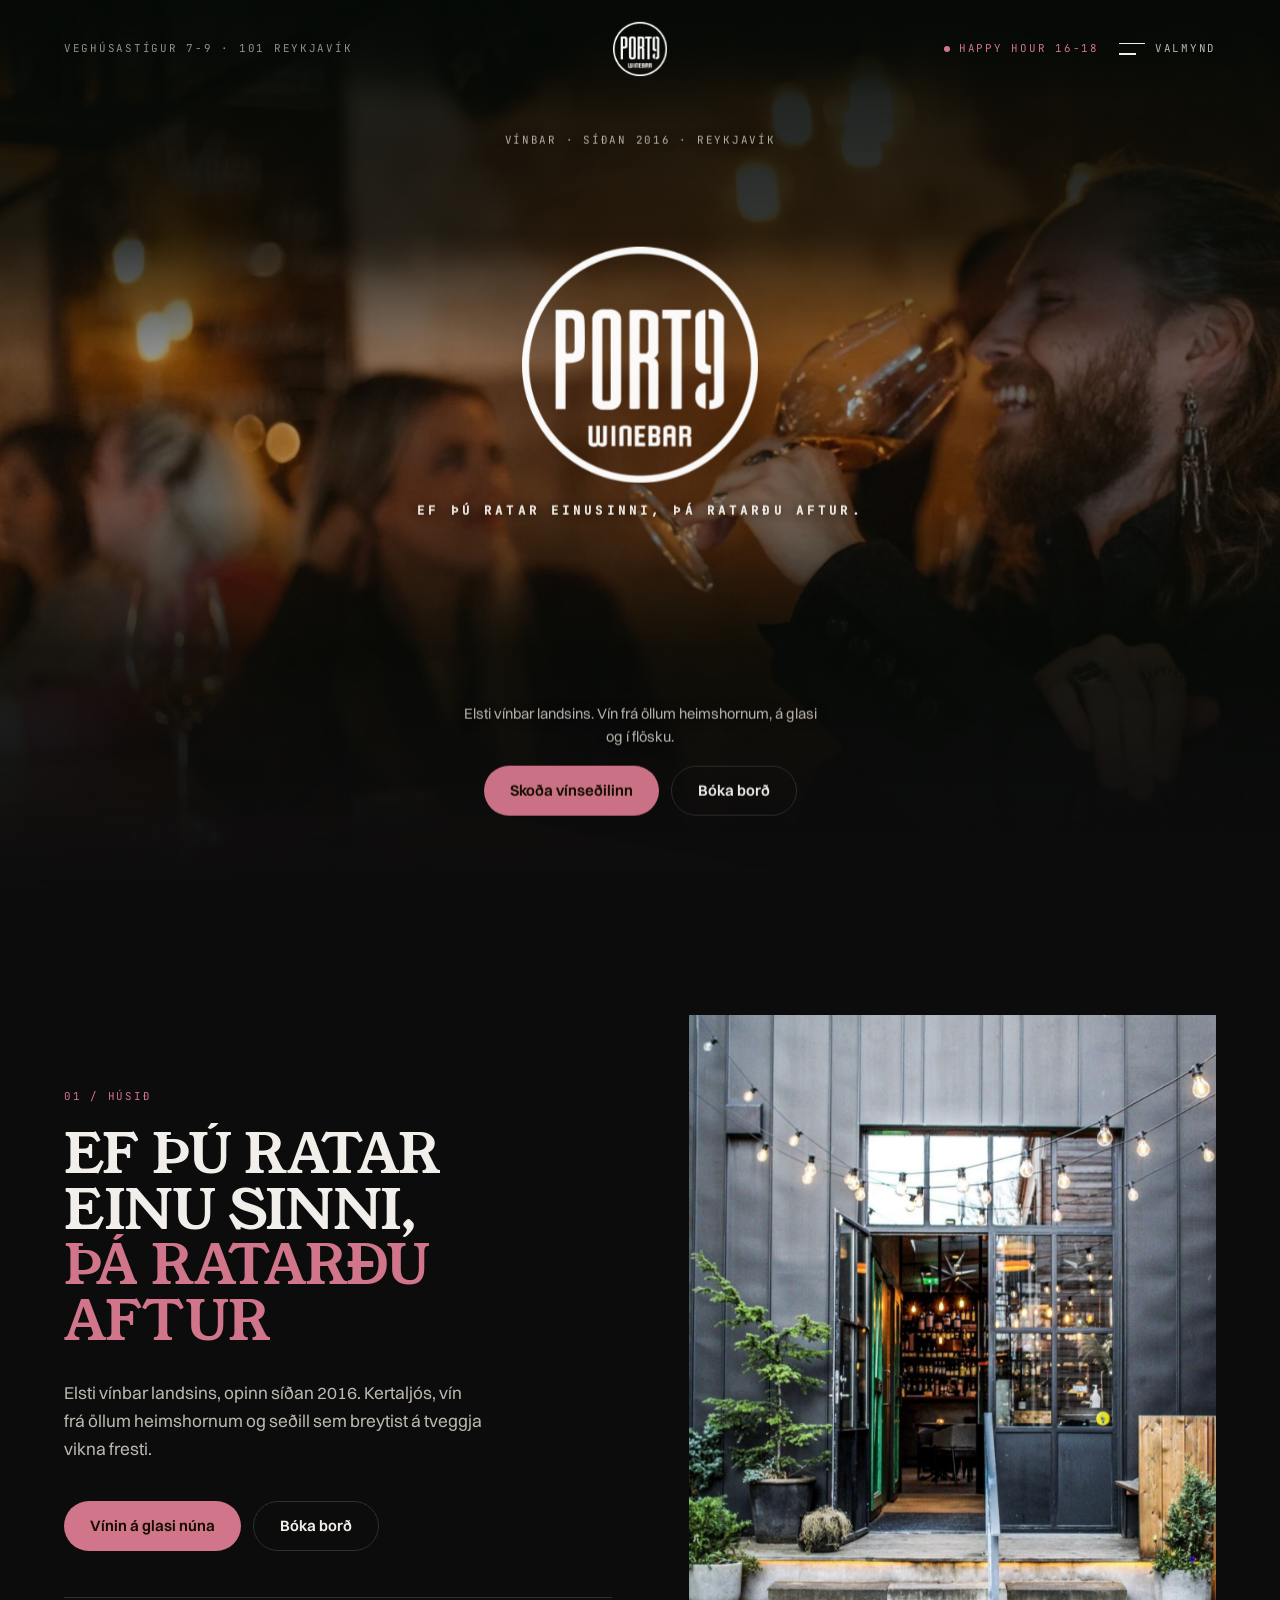
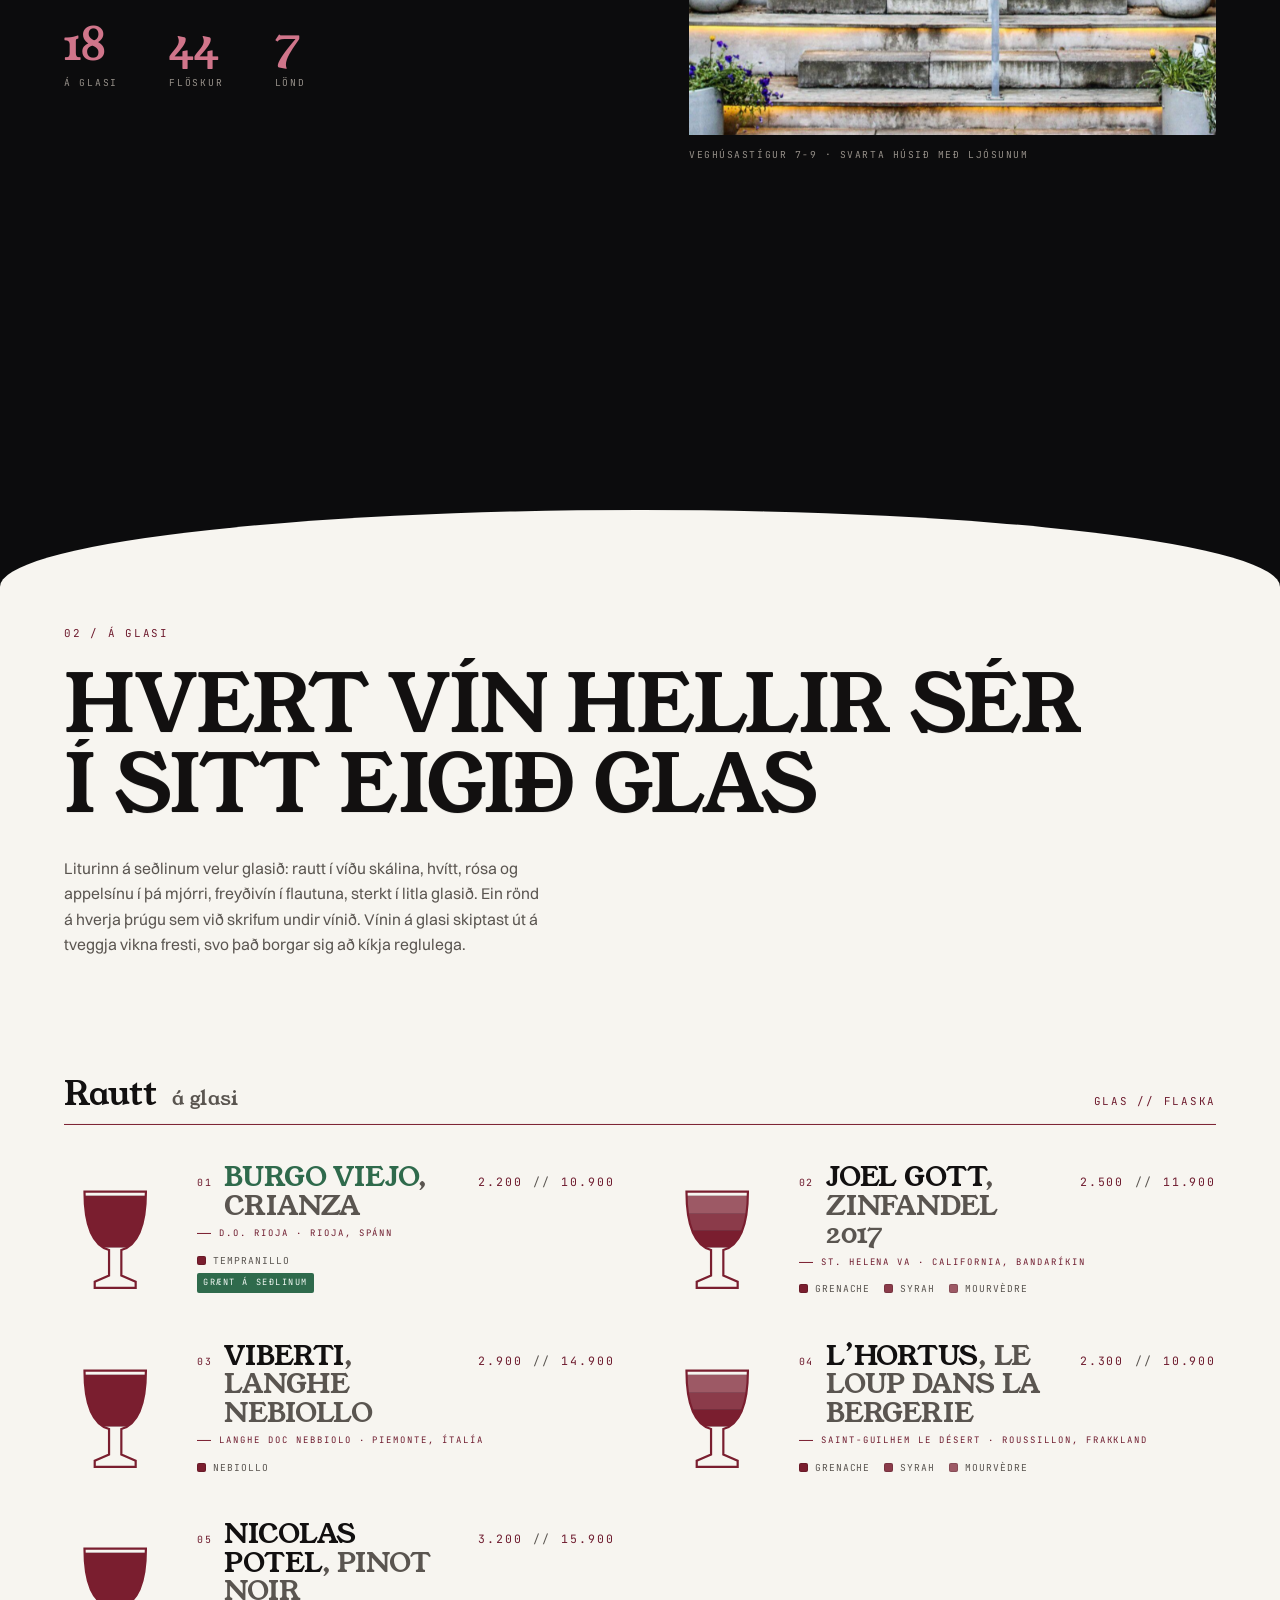
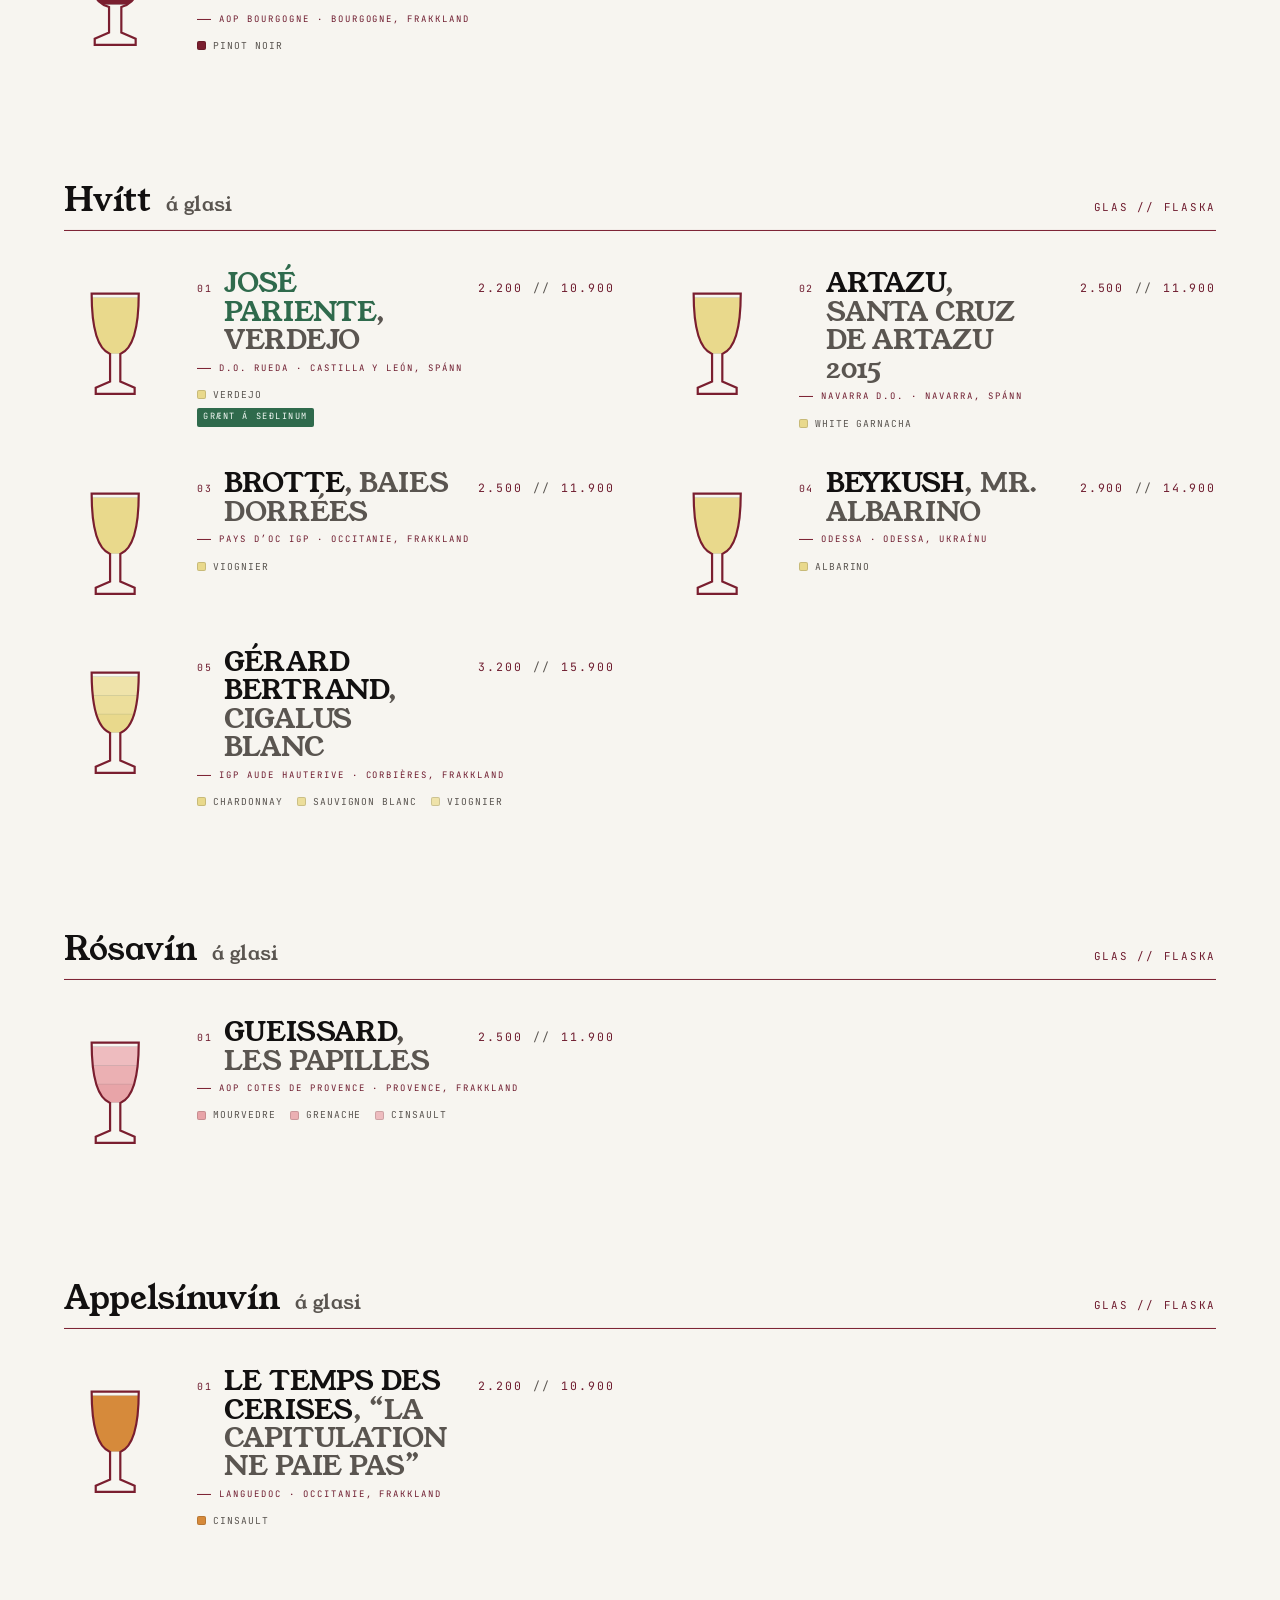
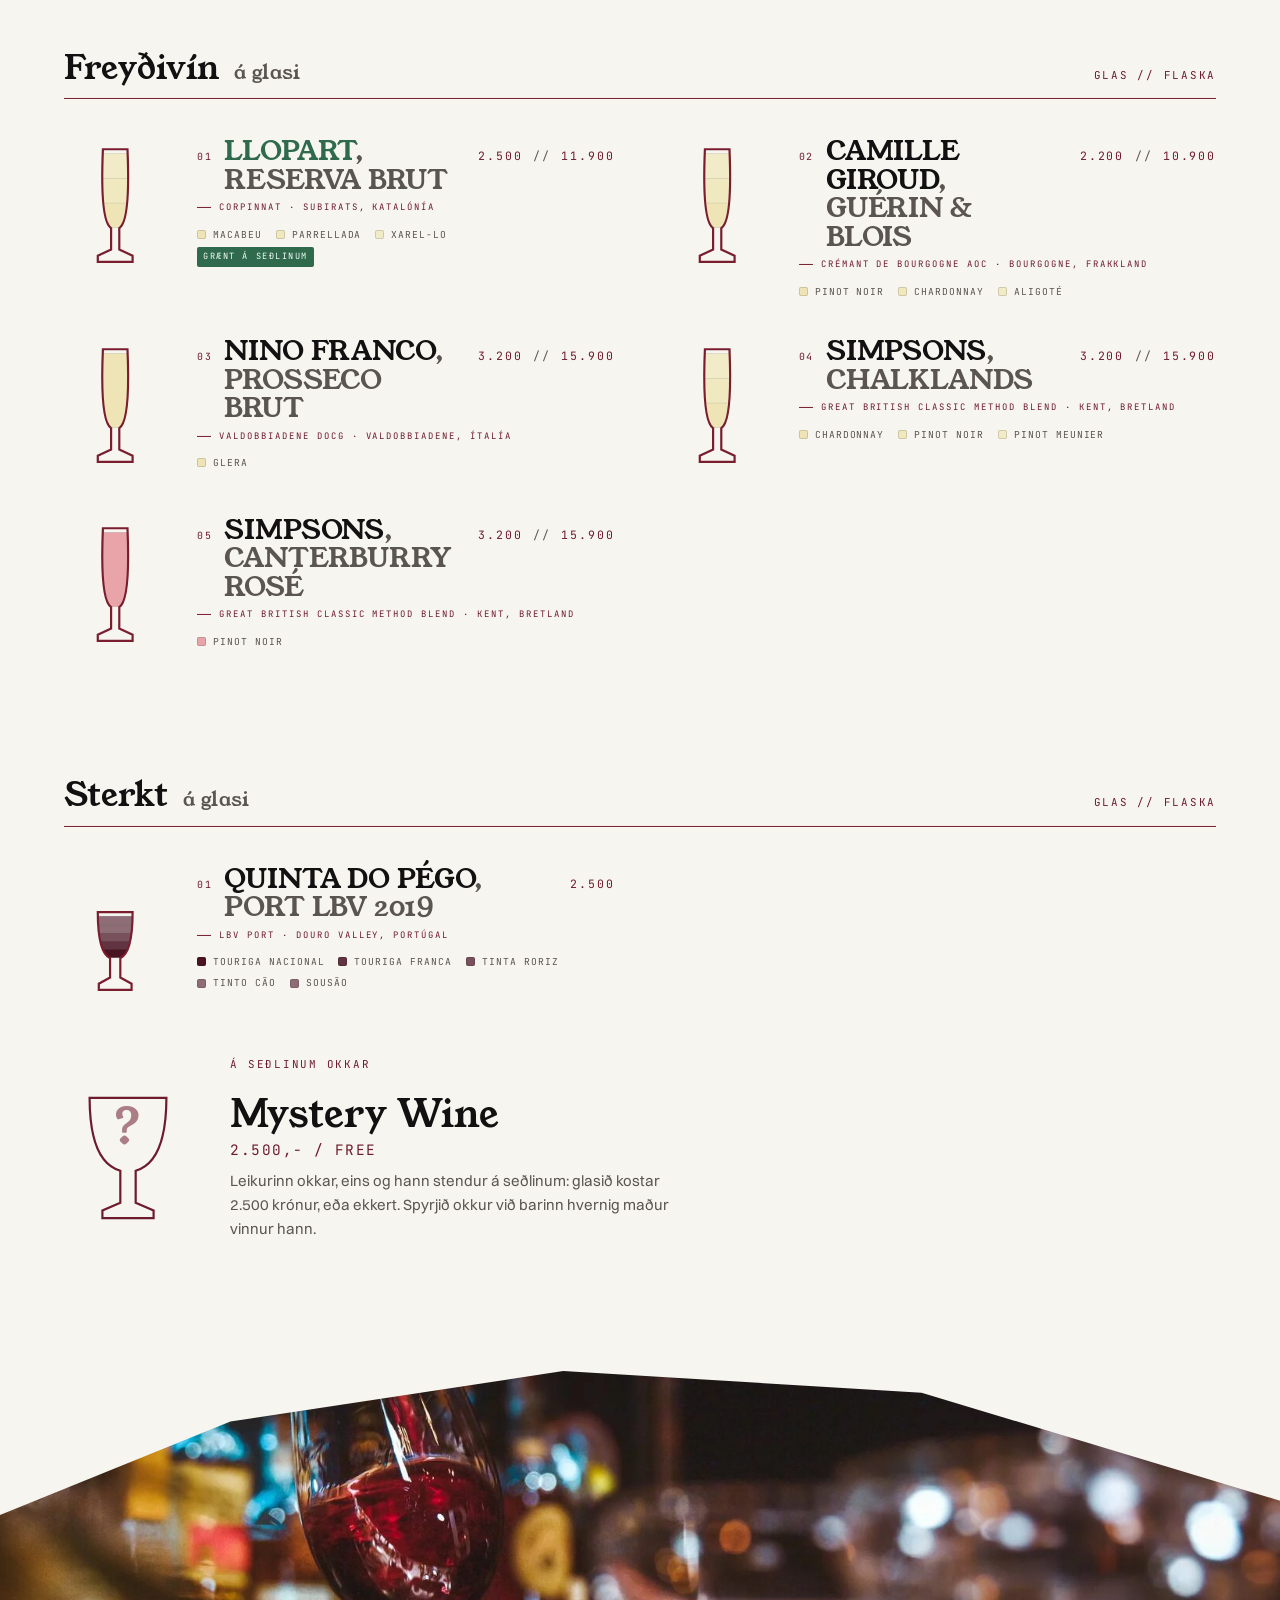
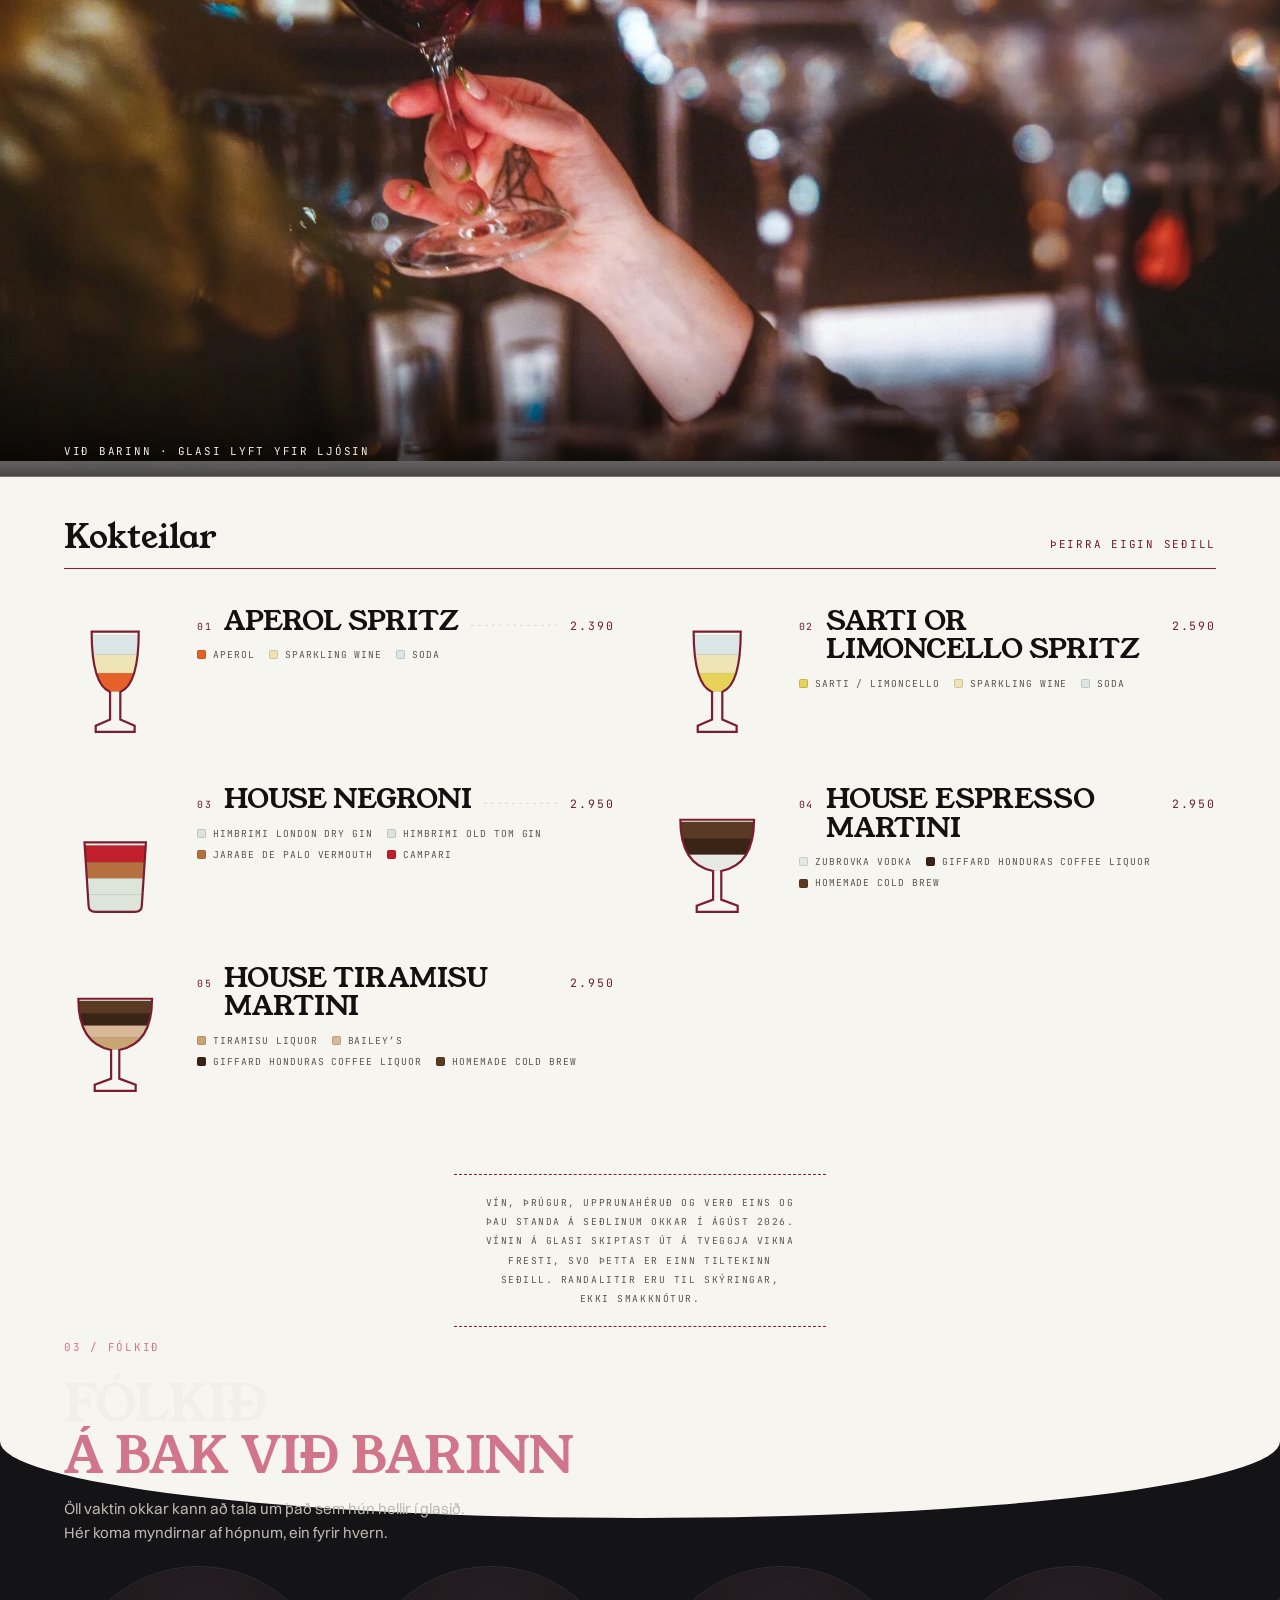
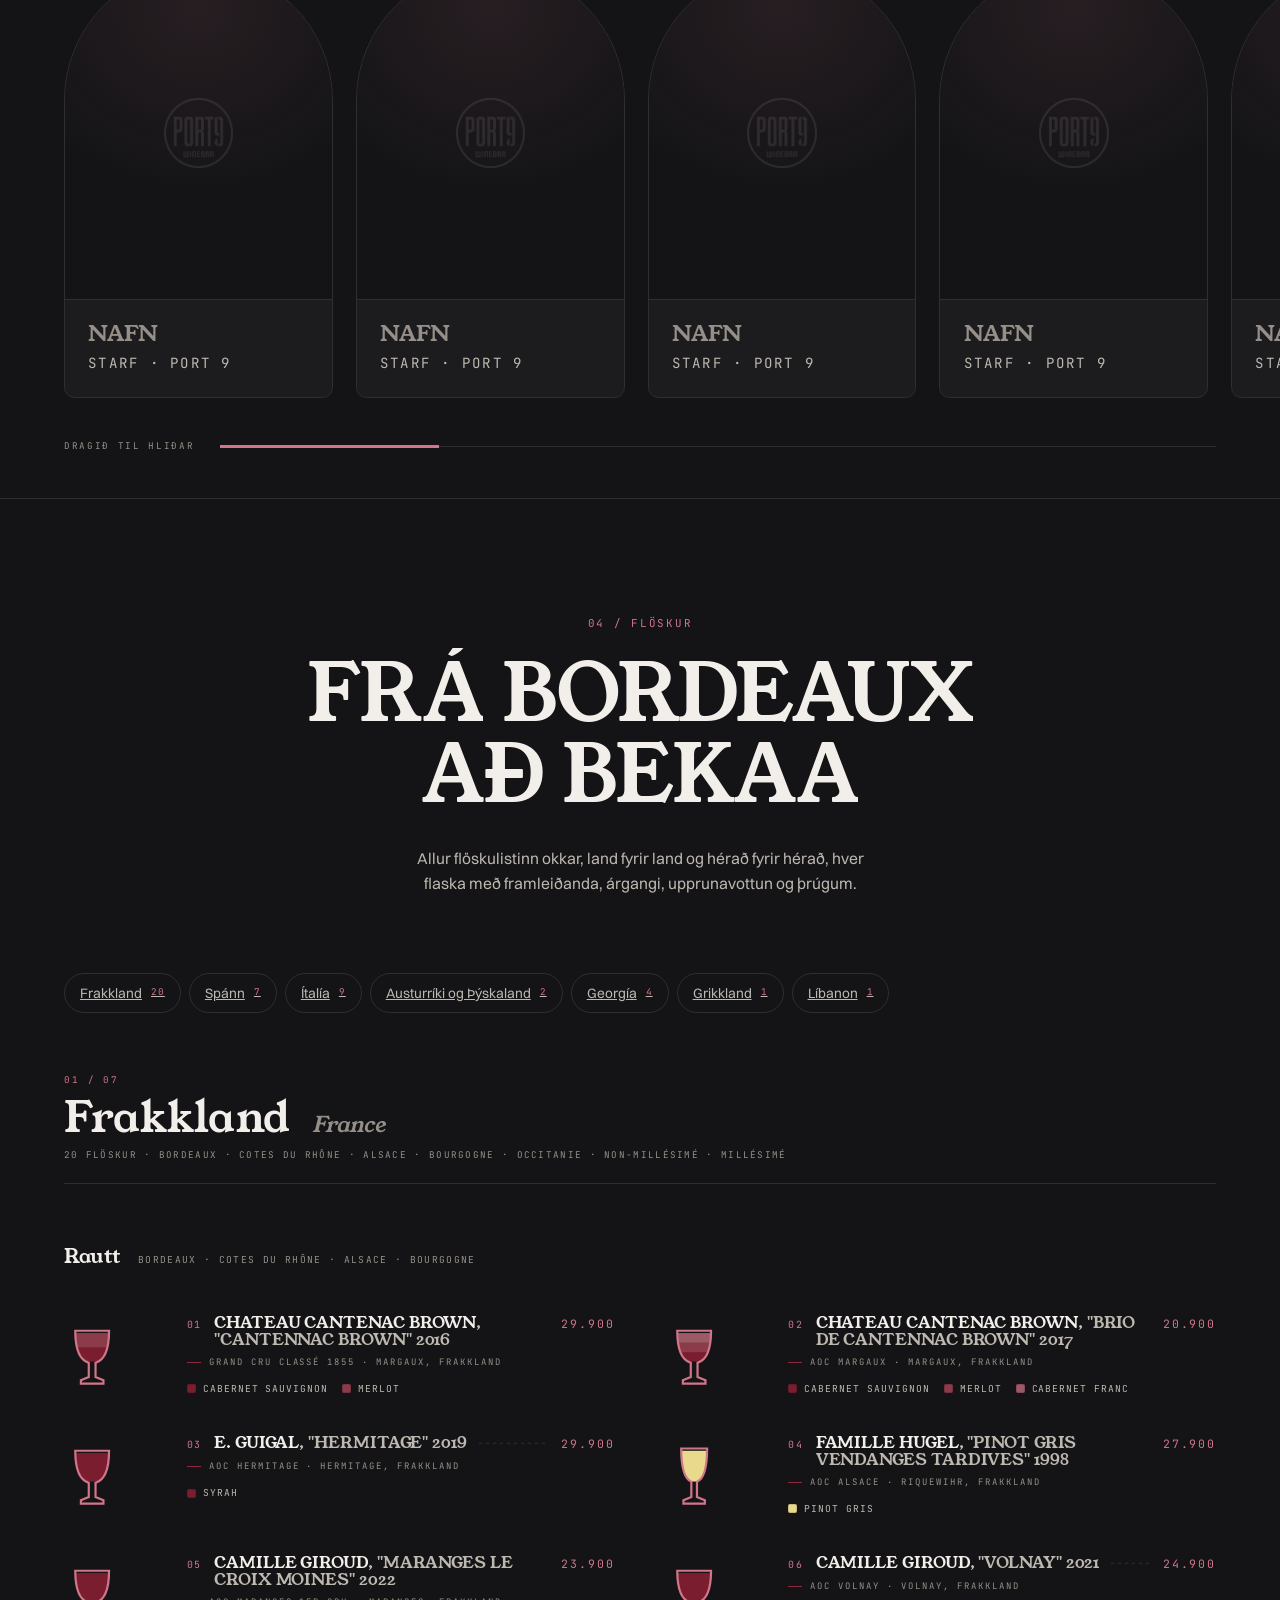
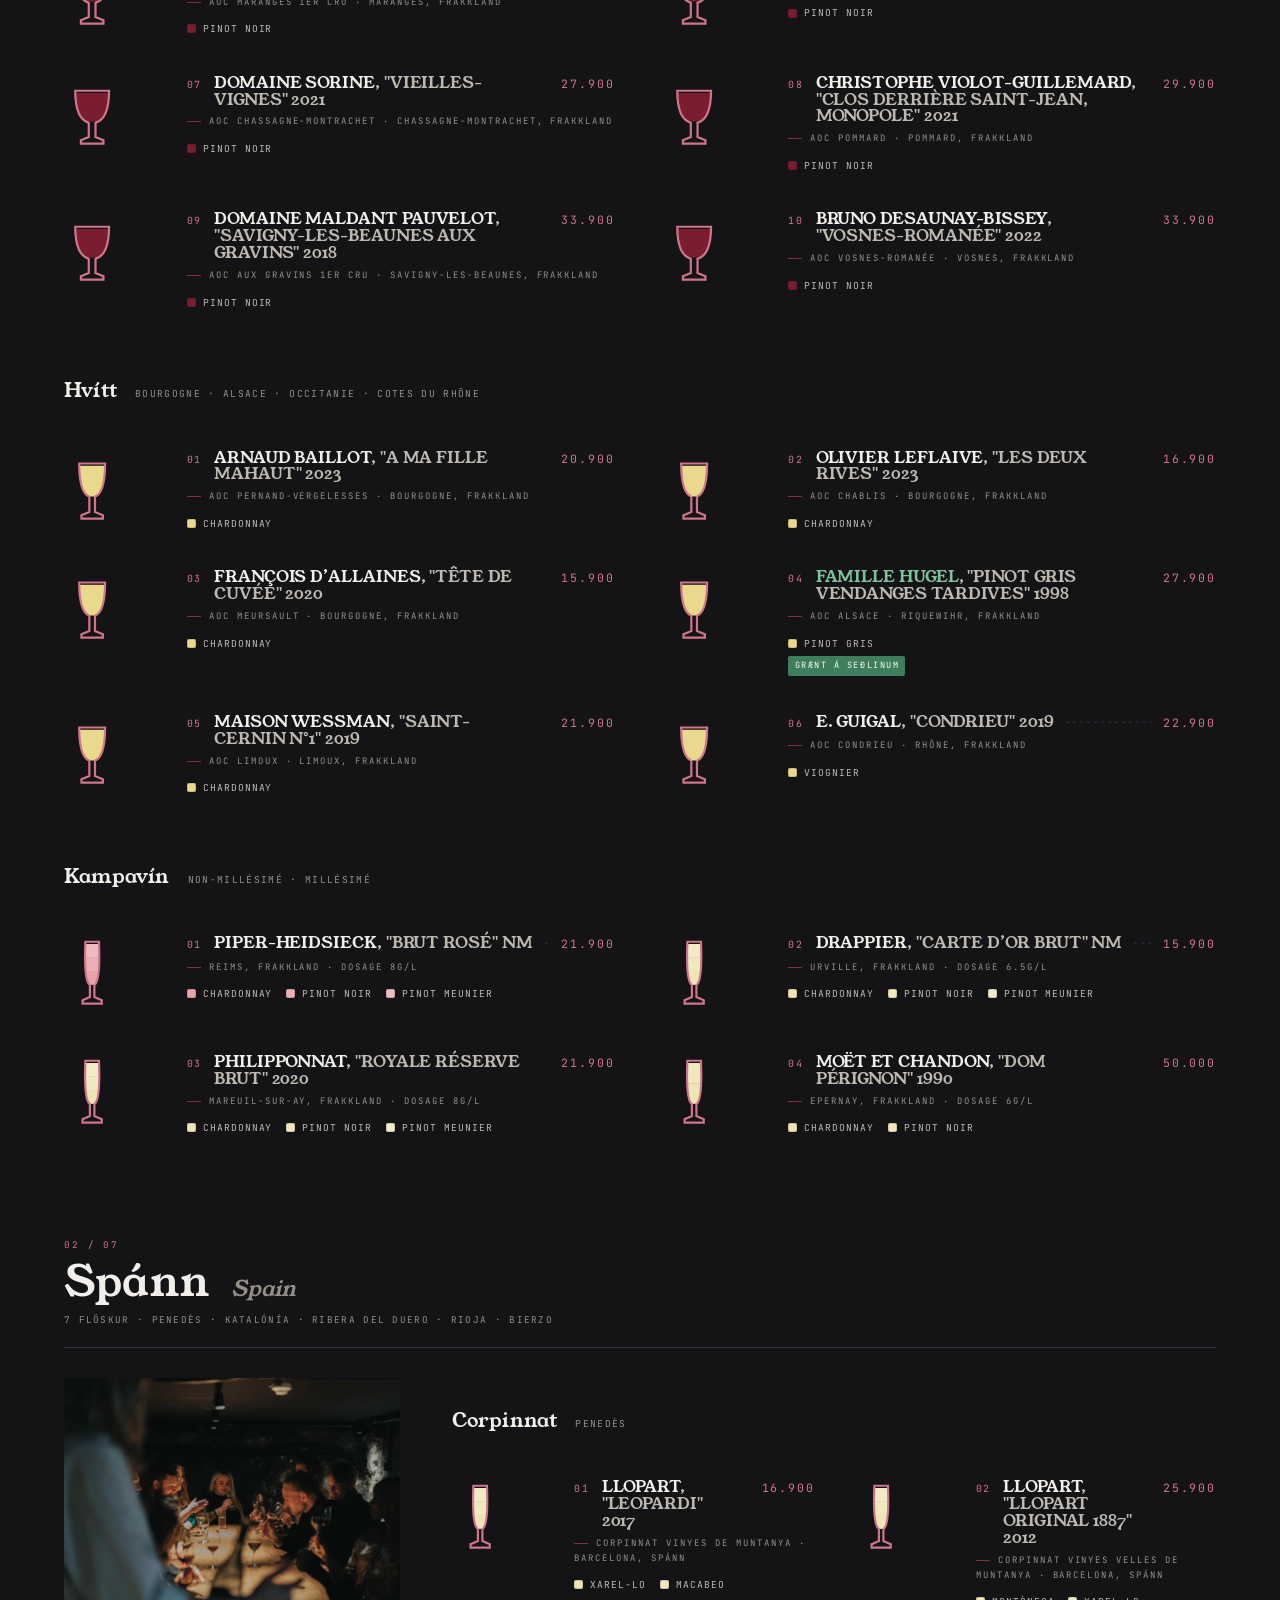
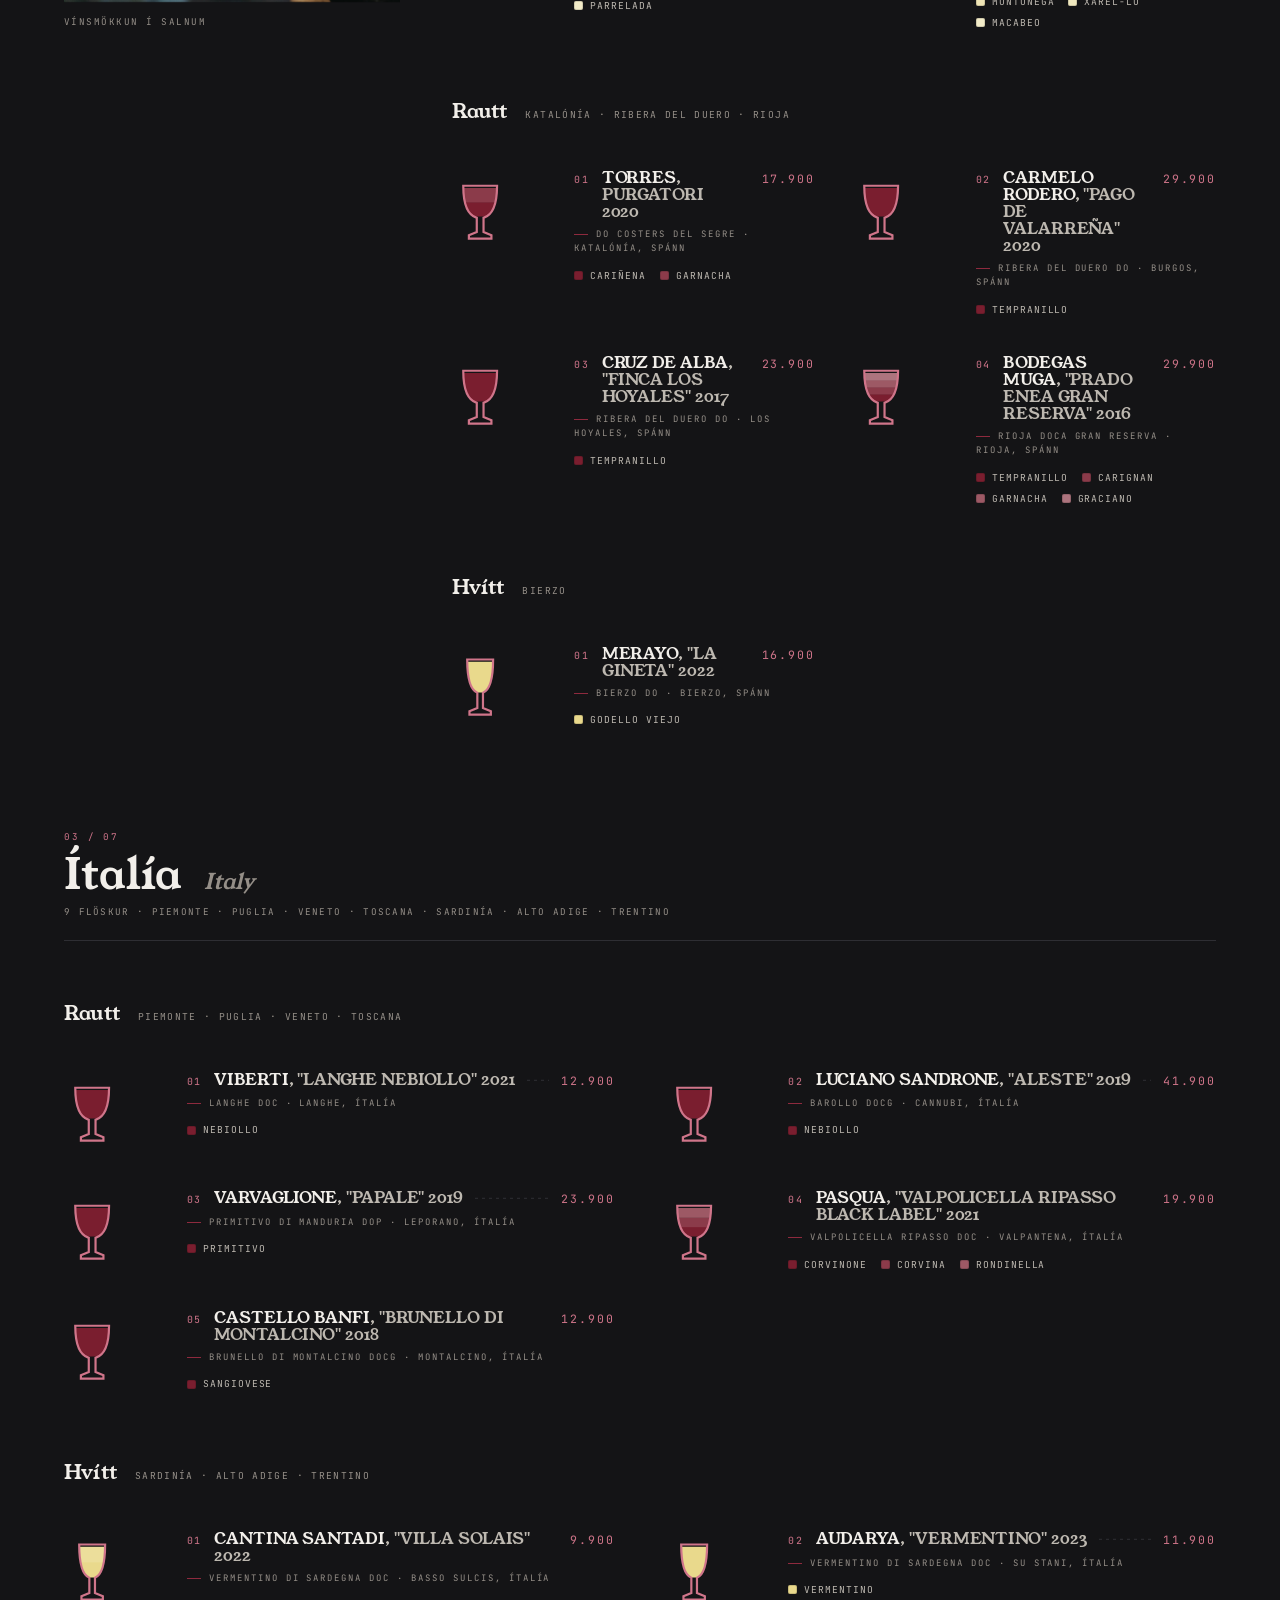
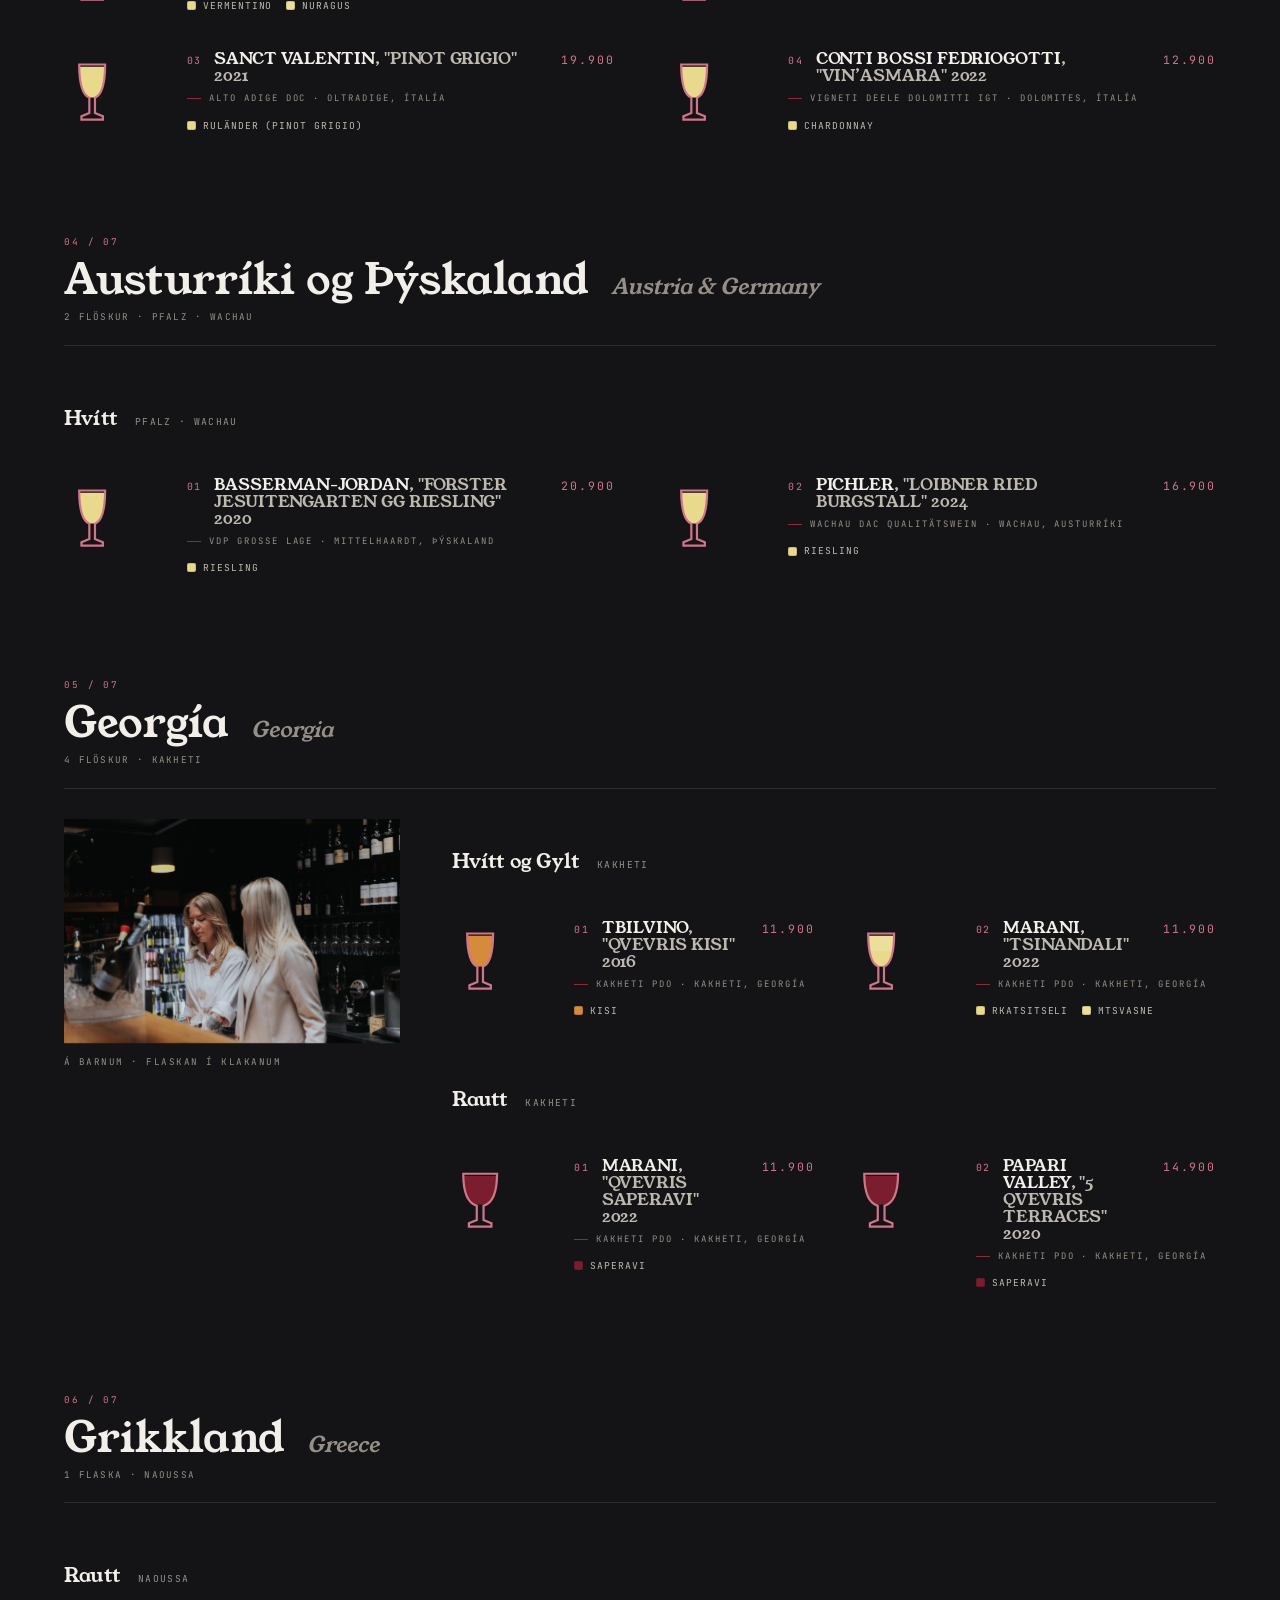
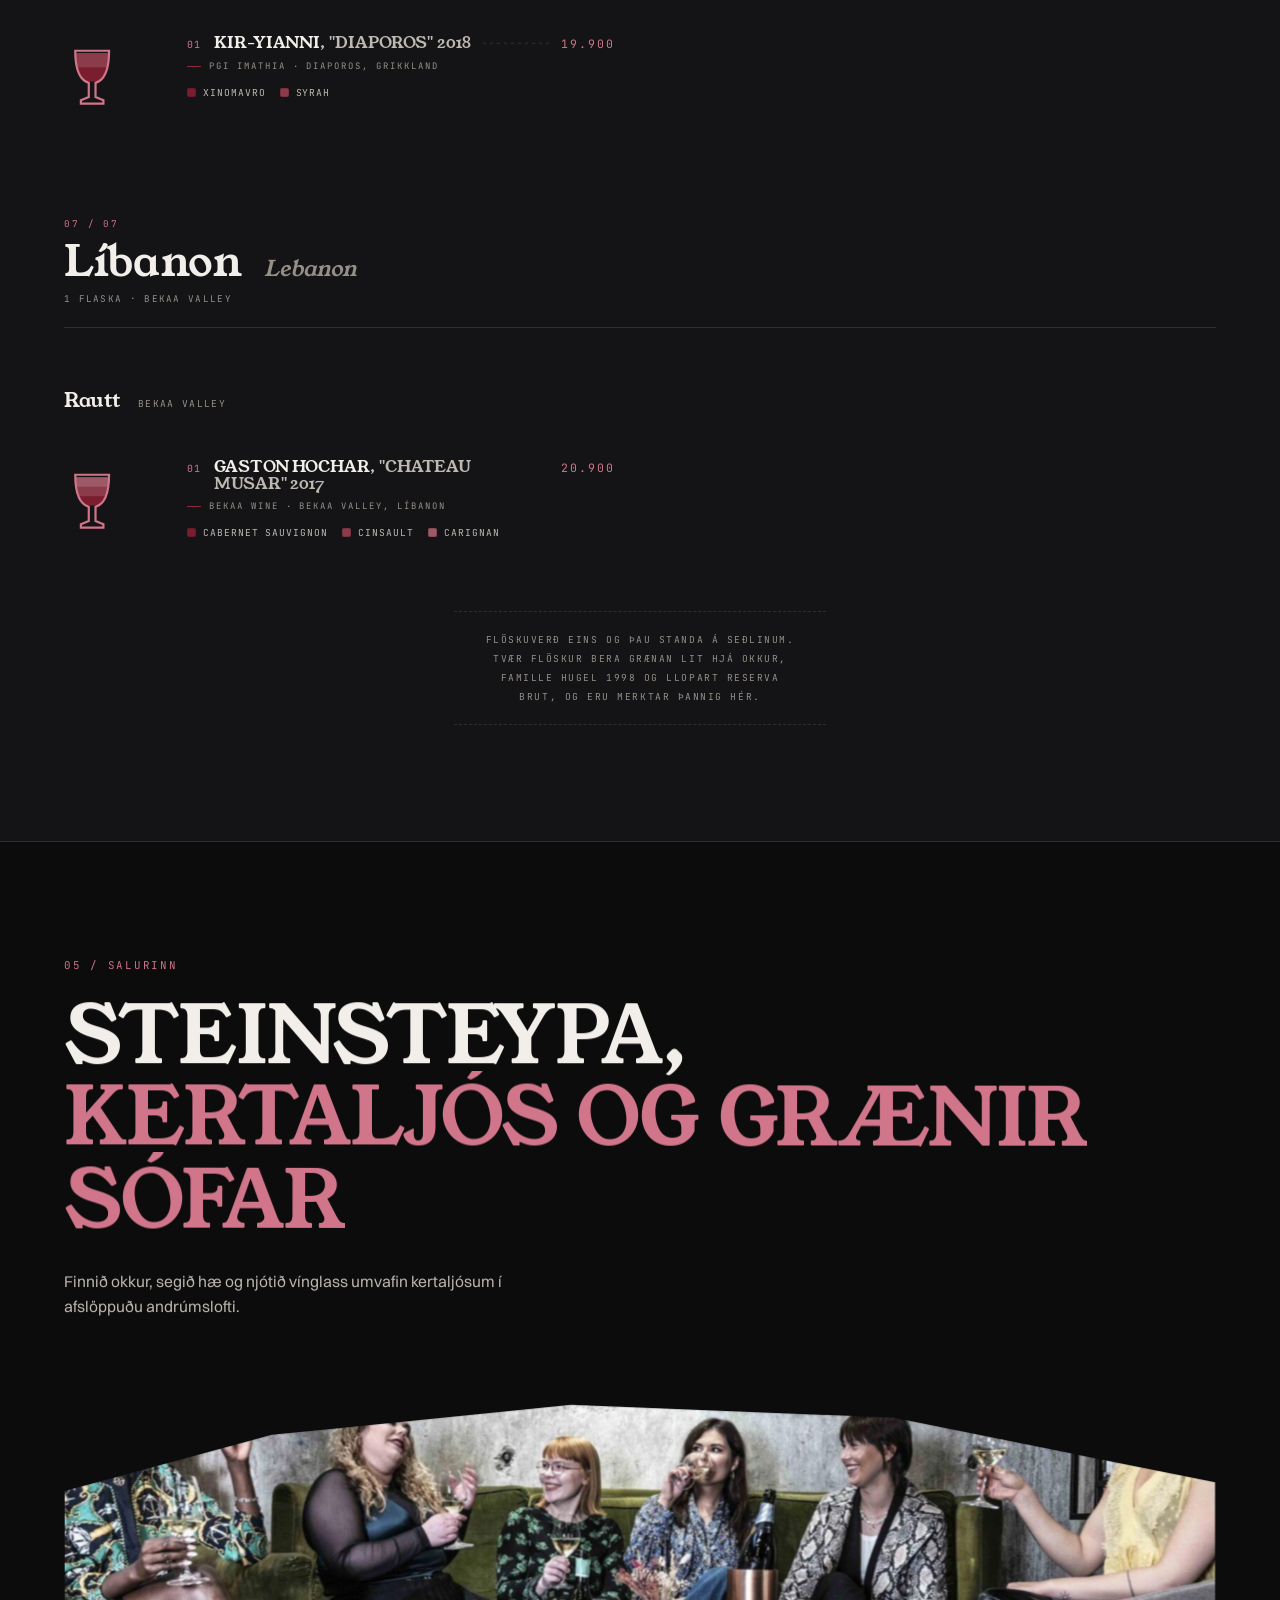
<file: index.html>
<!doctype html>
<html lang="is">
<head>
<meta charset="utf-8" />
<meta name="viewport" content="width=device-width, initial-scale=1, viewport-fit=cover" />
<title>Port 9 winebar &middot; Veghúsastígur 9, Reykjavík</title>
<meta name="description" content="Port 9 er elsti vínbar Íslands, opnaður 2016. Vín á glasi sem skiptast út á tveggja vikna fresti, flöskulisti frá Bordeaux að Bekaa, vínsmökkun fyrir hópa og happy hour 16-18." />
<meta name="robots" content="noindex" />
<meta name="theme-color" content="#0C0C0D" />
<meta property="og:type" content="website" />
<meta property="og:title" content="Port 9 winebar &middot; Veghúsastígur 9, Reykjavík" />
<meta property="og:description" content="Elsti vínbar Íslands. Vín frá öllum heimshornum, á glasi og í flösku." />
<meta property="og:image" content="https://sindrimar02.github.io/port9-preview/assets/img/hero-bar.jpg?v=88ea236e" />
<meta property="og:locale" content="is_IS" />
<link rel="icon" href="assets/favicon.svg" type="image/svg+xml" />
<link rel="icon" href="assets/favicon-48.png" type="image/png" sizes="48x48" />
<link rel="icon" href="assets/favicon-32.png" type="image/png" sizes="32x32" />
<link rel="apple-touch-icon" href="assets/apple-touch-icon.png" />
<link rel="preload" href="assets/fonts/YoungSerif-Regular.woff2" as="font" type="font/woff2" crossorigin />
<link rel="preload" href="assets/fonts/Switzer-Regular.woff2" as="font" type="font/woff2" crossorigin />
<link rel="preload" as="image" href="assets/img/laugh.jpg?v=0441f9f2" fetchpriority="high" />
<link rel="stylesheet" href="styles.css?v=a7a2c30b" />
<script type="application/ld+json">
{
  "@context": "https://schema.org",
  "@type": "BarOrPub",
  "name": "Port 9 winebar",
  "url": "https://www.port9.is/",
  "email": "info@port9.is",
  "telephone": "+354 832 2929",
  "servesCuisine": "Wine bar",
  "foundingDate": "2016",
  "address": { "@type": "PostalAddress", "streetAddress": "Veghúsastígur 7-9", "postalCode": "101", "addressLocality": "Reykjavík", "addressCountry": "IS" },
  "openingHoursSpecification": [
    { "@type": "OpeningHoursSpecification", "dayOfWeek": ["Tuesday","Wednesday","Thursday","Friday","Saturday","Sunday"], "opens": "16:00", "closes": "23:00" }
  ]
}
</script>
</head>
<body>

<a class="skip" href="#main">Beint í efnið</a>

<!-- ══════════ opening scene ══════════
     The Jungle pour: a live liquid surface rises behind the wordmark, which is
     knocked out of it by blend-difference; the counter runs to 100, the label
     flips, and the whole level drains away through the arch. Here the liquid
     is the red on their sheet, and the mark is their own roundel. -->
<div class="gate" id="gate">
  <svg class="gate__liquid" id="gateLiquid" viewBox="0 0 1200 1000" preserveAspectRatio="none" aria-hidden="true">
    <path id="gateWave" fill="#7A1E2F" d="M0,1000 L0,1000 Q300,1000 600,1000 T1200,1000 L1200,1000 Z"/>
  </svg>
  <div class="gate__inner">
    <img class="gate__logo" src="assets/img/roundel-white.png?v=ae1e7aba" alt="" width="600" height="600" />
    <p class="gate__line mono" id="gateLine">HELLT Í</p>
  </div>
  <p class="gate__count mono" id="gateCount">00</p>
  <button class="gate__skip mono" id="gateSkip" type="button">Sleppa</button>
</div>

<!-- ══════════ header ══════════ -->
<header class="hdr" id="hdr">
  <p class="hdr__side hdr__side--l mono">VEGHÚSASTÍGUR 7-9 &middot; 101 REYKJAVÍK</p>
  <a class="hdr__mark" href="#top" aria-label="Port 9, efst á síðu">
    <img src="assets/img/roundel-white.png?v=ae1e7aba" alt="Port 9 winebar" width="112" height="112" />
  </a>
  <div class="hdr__side hdr__side--r">
    <p class="mono hdr__open">HAPPY HOUR 16-18</p>
    <button class="burger" id="burger" type="button" aria-expanded="false" aria-controls="menu" aria-label="Opna valmynd">
      <span class="burger__box" aria-hidden="true"><i></i><i></i></span>
      <span class="burger__word mono" aria-hidden="true">VALMYND</span>
    </button>
  </div>
</header>

<div class="menu" id="menu" hidden>
  <div class="menu__inner">
    <nav class="menu__nav" aria-label="Síðan">
      <a href="#glasi"><span><i class="mono" aria-hidden="true">01</i>Á glasi</span></a>
      <a href="#folkid"><span><i class="mono" aria-hidden="true">02</i>Fólkið</span></a>
      <a href="#floskur"><span><i class="mono" aria-hidden="true">03</i>Flöskur</span></a>
      <a href="#salurinn"><span><i class="mono" aria-hidden="true">04</i>Salurinn</span></a>
      <a href="#smokkun"><span><i class="mono" aria-hidden="true">05</i>Vínsmökkun</span></a>
      <a href="#happy"><span><i class="mono" aria-hidden="true">06</i>Happy hour &amp; matur</span></a>
      <a href="#menning"><span><i class="mono" aria-hidden="true">07</i>Menning</span></a>
      <a href="#visit"><span><i class="mono" aria-hidden="true">08</i>Heimsókn</span></a>
    </nav>
    <div class="menu__foot">
      <p class="mono">Veghúsastígur 7-9 &middot; 101 Reykjavík &middot; 832 2929</p>
      <a class="btn btn--main" href="https://www.dineout.is/port9" rel="noopener">Bóka borð á Dineout</a>
    </div>
  </div>
</div>

<main id="main">

<!-- ══════════ 1. hero ══════════ -->
<section class="hero" id="top">
  <div class="hero__stack">
    <img class="hero__film is-live" src="assets/img/laugh.jpg?v=0441f9f2" alt="Gestur hlær með vínglas í hendi í lampaljósi" width="1773" height="1182" fetchpriority="high" decoding="async" />
    <img class="hero__film" src="assets/img/two-men.jpg?v=db645ad9" alt="" aria-hidden="true" width="2000" height="1334" loading="lazy" decoding="async" />
    <img class="hero__film" src="assets/img/sofa.jpg?v=ca28d893" alt="" aria-hidden="true" width="2000" height="1334" loading="lazy" decoding="async" />
    <img class="hero__film" src="assets/img/couple-bw.jpg?v=53820cd5" alt="" aria-hidden="true" width="2000" height="1334" loading="lazy" decoding="async" />
  </div>
  <div class="hero__scrim" aria-hidden="true"></div>
  <div class="hero__veil" aria-hidden="true"></div>
  <!-- the header watches this: above the fold line, the bar has no ground -->
  <div class="hero__cue" id="hdrCue" aria-hidden="true"></div>

  <div class="hero__content">
    <p class="hero__eyebrow mono">VÍNBAR &middot; SÍÐAN 2016 &middot; REYKJAVÍK</p>
    <h1 class="hero__h1">
      <img class="hero__mark" id="heroMark" src="assets/img/roundel-white.png?v=ae1e7aba" alt="Port 9 winebar" width="600" height="600" fetchpriority="high" />
      <span class="hero__tag">Ef þú ratar einusinni, þá ratarðu aftur.</span>
    </h1>
    <div class="hero__base" id="heroBase">
      <p class="hero__blurb">Elsti vínbar landsins. Vín frá öllum heimshornum, á glasi og í flösku.</p>
      <div class="hero__acts">
        <a class="btn btn--main" href="#glasi">Skoða vínseðilinn</a>
        <a class="btn btn--ghost" href="https://www.dineout.is/port9" rel="noopener">Bóka borð</a>
      </div>
    </div>
  </div>
</section>

<!-- ══════════ 2. thesis ══════════ -->
<!-- Was: a headline, a three-sentence lede, a pull quote, a gloss paragraph and
     four stacked facts whose labels ran to twenty words each — an essay standing
     between the film and the wine. Now it is the front door: one line of who we
     are, the way in, and three numbers held to two words apiece, with the house
     itself carrying the right-hand side of the screen. -->
<section class="thesis" id="about">
  <div class="thesis__grid">
    <div class="thesis__text">
      <p class="kicker mono">01 / HÚSIÐ</p>
      <h2 class="h2">Ef þú ratar einu sinni,<br /><em>þá ratarðu aftur</em></h2>
      <p class="lead">Elsti vínbar landsins, opinn síðan 2016. Kertaljós, vín frá öllum heimshornum og seðill sem breytist á tveggja vikna fresti.</p>
      <div class="thesis__acts">
        <a class="btn btn--main" href="#glasi">Vínin á glasi núna</a>
        <a class="btn btn--ghost" href="https://www.dineout.is/port9" rel="noopener">Bóka borð</a>
      </div>
      <ul class="ledger">
        <li><span class="ledger__n">18</span><span class="ledger__l mono">Á GLASI</span></li>
        <li><span class="ledger__n">44</span><span class="ledger__l mono">FLÖSKUR</span></li>
        <li><span class="ledger__n">7</span><span class="ledger__l mono">LÖND</span></li>
      </ul>
    </div>

    <figure class="thesis__plate" data-pour>
      <img src="assets/img/facade.jpg?v=f243dc21" alt="Svartklædd framhliðin við Veghúsastíg með ljósaseríu yfir dyrunum" width="1316" height="2048" loading="lazy" decoding="async" />
      <figcaption class="mono">VEGHÚSASTÍGUR 7-9 &middot; SVARTA HÚSIÐ MEÐ LJÓSUNUM</figcaption>
    </figure>
  </div>
</section>

<!-- ══════════ 3. Á GLASI ══════════ -->
<section class="drinks paper" id="glasi">
  <header class="sec-head">
    <p class="kicker mono">02 / Á GLASI</p>
    <h2 class="h2">Hvert vín hellir sér<br />í sitt eigið glas</h2>
    <p class="sec-head__note">Liturinn á seðlinum velur glasið: rautt í víðu skálina, hvítt, rósa og appelsínu í þá mjórri, freyðivín í flautuna, sterkt í litla glasið. Ein rönd á hverja þrúgu sem við skrifum undir vínið. Vínin á glasi skiptast út á tveggja vikna fresti, svo það borgar sig að kíkja reglulega.</p>
  </header>

  <div class="sheet">
      <section class="course" aria-labelledby="course-g-red">
        <header class="course__head">
          <h3 class="course__title" id="course-g-red">Rautt <em class="course__en">á glasi</em></h3>
          <p class="course__price mono">GLAS // FLASKA</p>
        </header>
        <ul class="course__list">
          <li class="dish dish--pick">
            <div class="dish__glass" aria-hidden="true"><svg viewBox="0 0 100 130" class="gl gl--red" data-fill>
                <defs><clipPath id="cp-g-red-0"><path d="M20 28 Q20 78 44 85 L44 110 L30 116 L30 122 L70 122 L70 116 L56 110 L56 85 Q80 78 80 28 Z"/></clipPath></defs>
                <g clip-path="url(#cp-g-red-0)"><rect class="gl__band" data-band="0" x="0" y="32.0" width="100" height="50.6" fill="#7a1e2f"/></g>
                <path class="gl__out" d="M20 28 Q20 78 44 85 L44 110 L30 116 L30 122 L70 122 L70 116 L56 110 L56 85 Q80 78 80 28 Z"/>
              </svg></div>
            <div class="dish__body">
              <p class="dish__top"><span class="dish__n mono">01</span><span class="dish__name">Burgo Viejo<span class="dish__cuv">, Crianza</span></span><span class="dish__rule" aria-hidden="true"></span><span class="dish__p mono">2.200 <span class="dish__slash">//</span> 10.900</span></p>
              <p class="dish__tags mono">D.O. Rioja &middot; Rioja, Spánn</p>
              <ul class="dish__spec"><li data-ing="0"><i style="--c:#7a1e2f" aria-hidden="true"></i>Tempranillo</li></ul>
              <p class="dish__pick mono">GRÆNT Á SEÐLINUM</p>
            </div>
          </li>
          <li class="dish">
            <div class="dish__glass" aria-hidden="true"><svg viewBox="0 0 100 130" class="gl gl--red" data-fill>
                <defs><clipPath id="cp-g-red-1"><path d="M20 28 Q20 78 44 85 L44 110 L30 116 L30 122 L70 122 L70 116 L56 110 L56 85 Q80 78 80 28 Z"/></clipPath></defs>
                <g clip-path="url(#cp-g-red-1)"><rect class="gl__band" data-band="0" x="0" y="65.3" width="100" height="17.3" fill="#7a1e2f"/><rect class="gl__band" data-band="1" x="0" y="48.7" width="100" height="17.3" fill="#8b3b4a"/><rect class="gl__band" data-band="2" x="0" y="32.0" width="100" height="17.3" fill="#9d5965"/></g>
                <path class="gl__out" d="M20 28 Q20 78 44 85 L44 110 L30 116 L30 122 L70 122 L70 116 L56 110 L56 85 Q80 78 80 28 Z"/>
              </svg></div>
            <div class="dish__body">
              <p class="dish__top"><span class="dish__n mono">02</span><span class="dish__name">Joel Gott<span class="dish__cuv">, Zinfandel 2017</span></span><span class="dish__rule" aria-hidden="true"></span><span class="dish__p mono">2.500 <span class="dish__slash">//</span> 11.900</span></p>
              <p class="dish__tags mono">St. Helena VA &middot; California, Bandaríkin</p>
              <ul class="dish__spec"><li data-ing="0"><i style="--c:#7a1e2f" aria-hidden="true"></i>Grenache</li><li data-ing="1"><i style="--c:#8b3b4a" aria-hidden="true"></i>Syrah</li><li data-ing="2"><i style="--c:#9d5965" aria-hidden="true"></i>Mourvèdre</li></ul>
              
            </div>
          </li>
          <li class="dish">
            <div class="dish__glass" aria-hidden="true"><svg viewBox="0 0 100 130" class="gl gl--red" data-fill>
                <defs><clipPath id="cp-g-red-2"><path d="M20 28 Q20 78 44 85 L44 110 L30 116 L30 122 L70 122 L70 116 L56 110 L56 85 Q80 78 80 28 Z"/></clipPath></defs>
                <g clip-path="url(#cp-g-red-2)"><rect class="gl__band" data-band="0" x="0" y="32.0" width="100" height="50.6" fill="#7a1e2f"/></g>
                <path class="gl__out" d="M20 28 Q20 78 44 85 L44 110 L30 116 L30 122 L70 122 L70 116 L56 110 L56 85 Q80 78 80 28 Z"/>
              </svg></div>
            <div class="dish__body">
              <p class="dish__top"><span class="dish__n mono">03</span><span class="dish__name">Viberti<span class="dish__cuv">, Langhe Nebiollo</span></span><span class="dish__rule" aria-hidden="true"></span><span class="dish__p mono">2.900 <span class="dish__slash">//</span> 14.900</span></p>
              <p class="dish__tags mono">Langhe DOC Nebbiolo &middot; Piemonte, Ítalía</p>
              <ul class="dish__spec"><li data-ing="0"><i style="--c:#7a1e2f" aria-hidden="true"></i>Nebiollo</li></ul>
              
            </div>
          </li>
          <li class="dish">
            <div class="dish__glass" aria-hidden="true"><svg viewBox="0 0 100 130" class="gl gl--red" data-fill>
                <defs><clipPath id="cp-g-red-3"><path d="M20 28 Q20 78 44 85 L44 110 L30 116 L30 122 L70 122 L70 116 L56 110 L56 85 Q80 78 80 28 Z"/></clipPath></defs>
                <g clip-path="url(#cp-g-red-3)"><rect class="gl__band" data-band="0" x="0" y="65.3" width="100" height="17.3" fill="#7a1e2f"/><rect class="gl__band" data-band="1" x="0" y="48.7" width="100" height="17.3" fill="#8b3b4a"/><rect class="gl__band" data-band="2" x="0" y="32.0" width="100" height="17.3" fill="#9d5965"/></g>
                <path class="gl__out" d="M20 28 Q20 78 44 85 L44 110 L30 116 L30 122 L70 122 L70 116 L56 110 L56 85 Q80 78 80 28 Z"/>
              </svg></div>
            <div class="dish__body">
              <p class="dish__top"><span class="dish__n mono">04</span><span class="dish__name">l’Hortus<span class="dish__cuv">, Le loup dans la bergerie</span></span><span class="dish__rule" aria-hidden="true"></span><span class="dish__p mono">2.300 <span class="dish__slash">//</span> 10.900</span></p>
              <p class="dish__tags mono">Saint-Guilhem le désert &middot; Roussillon, Frakkland</p>
              <ul class="dish__spec"><li data-ing="0"><i style="--c:#7a1e2f" aria-hidden="true"></i>Grenache</li><li data-ing="1"><i style="--c:#8b3b4a" aria-hidden="true"></i>Syrah</li><li data-ing="2"><i style="--c:#9d5965" aria-hidden="true"></i>Mourvèdre</li></ul>
              
            </div>
          </li>
          <li class="dish">
            <div class="dish__glass" aria-hidden="true"><svg viewBox="0 0 100 130" class="gl gl--red" data-fill>
                <defs><clipPath id="cp-g-red-4"><path d="M20 28 Q20 78 44 85 L44 110 L30 116 L30 122 L70 122 L70 116 L56 110 L56 85 Q80 78 80 28 Z"/></clipPath></defs>
                <g clip-path="url(#cp-g-red-4)"><rect class="gl__band" data-band="0" x="0" y="32.0" width="100" height="50.6" fill="#7a1e2f"/></g>
                <path class="gl__out" d="M20 28 Q20 78 44 85 L44 110 L30 116 L30 122 L70 122 L70 116 L56 110 L56 85 Q80 78 80 28 Z"/>
              </svg></div>
            <div class="dish__body">
              <p class="dish__top"><span class="dish__n mono">05</span><span class="dish__name">Nicolas Potel<span class="dish__cuv">, Pinot Noir</span></span><span class="dish__rule" aria-hidden="true"></span><span class="dish__p mono">3.200 <span class="dish__slash">//</span> 15.900</span></p>
              <p class="dish__tags mono">AOP Bourgogne &middot; Bourgogne, Frakkland</p>
              <ul class="dish__spec"><li data-ing="0"><i style="--c:#7a1e2f" aria-hidden="true"></i>Pinot Noir</li></ul>
              
            </div>
          </li>
        </ul>
      </section>
      <section class="course" aria-labelledby="course-g-white">
        <header class="course__head">
          <h3 class="course__title" id="course-g-white">Hvítt <em class="course__en">á glasi</em></h3>
          <p class="course__price mono">GLAS // FLASKA</p>
        </header>
        <ul class="course__list">
          <li class="dish dish--pick">
            <div class="dish__glass" aria-hidden="true"><svg viewBox="0 0 100 130" class="gl gl--white" data-fill>
                <defs><clipPath id="cp-g-white-0"><path d="M27 24 Q27 76 45 83 L45 110 L31 116 L31 122 L69 122 L69 116 L55 110 L55 83 Q73 76 73 24 Z"/></clipPath></defs>
                <g clip-path="url(#cp-g-white-0)"><rect class="gl__band" data-band="0" x="0" y="28.0" width="100" height="54.6" fill="#e9d98c"/></g>
                <path class="gl__out" d="M27 24 Q27 76 45 83 L45 110 L31 116 L31 122 L69 122 L69 116 L55 110 L55 83 Q73 76 73 24 Z"/>
              </svg></div>
            <div class="dish__body">
              <p class="dish__top"><span class="dish__n mono">01</span><span class="dish__name">José Pariente<span class="dish__cuv">, Verdejo</span></span><span class="dish__rule" aria-hidden="true"></span><span class="dish__p mono">2.200 <span class="dish__slash">//</span> 10.900</span></p>
              <p class="dish__tags mono">D.O. Rueda &middot; Castilla y León, Spánn</p>
              <ul class="dish__spec"><li data-ing="0"><i style="--c:#e9d98c" aria-hidden="true"></i>Verdejo</li></ul>
              <p class="dish__pick mono">GRÆNT Á SEÐLINUM</p>
            </div>
          </li>
          <li class="dish">
            <div class="dish__glass" aria-hidden="true"><svg viewBox="0 0 100 130" class="gl gl--white" data-fill>
                <defs><clipPath id="cp-g-white-1"><path d="M27 24 Q27 76 45 83 L45 110 L31 116 L31 122 L69 122 L69 116 L55 110 L55 83 Q73 76 73 24 Z"/></clipPath></defs>
                <g clip-path="url(#cp-g-white-1)"><rect class="gl__band" data-band="0" x="0" y="28.0" width="100" height="54.6" fill="#e9d98c"/></g>
                <path class="gl__out" d="M27 24 Q27 76 45 83 L45 110 L31 116 L31 122 L69 122 L69 116 L55 110 L55 83 Q73 76 73 24 Z"/>
              </svg></div>
            <div class="dish__body">
              <p class="dish__top"><span class="dish__n mono">02</span><span class="dish__name">Artazu<span class="dish__cuv">, Santa Cruz De Artazu 2015</span></span><span class="dish__rule" aria-hidden="true"></span><span class="dish__p mono">2.500 <span class="dish__slash">//</span> 11.900</span></p>
              <p class="dish__tags mono">Navarra D.O. &middot; Navarra, Spánn</p>
              <ul class="dish__spec"><li data-ing="0"><i style="--c:#e9d98c" aria-hidden="true"></i>White Garnacha</li></ul>
              
            </div>
          </li>
          <li class="dish">
            <div class="dish__glass" aria-hidden="true"><svg viewBox="0 0 100 130" class="gl gl--white" data-fill>
                <defs><clipPath id="cp-g-white-2"><path d="M27 24 Q27 76 45 83 L45 110 L31 116 L31 122 L69 122 L69 116 L55 110 L55 83 Q73 76 73 24 Z"/></clipPath></defs>
                <g clip-path="url(#cp-g-white-2)"><rect class="gl__band" data-band="0" x="0" y="28.0" width="100" height="54.6" fill="#e9d98c"/></g>
                <path class="gl__out" d="M27 24 Q27 76 45 83 L45 110 L31 116 L31 122 L69 122 L69 116 L55 110 L55 83 Q73 76 73 24 Z"/>
              </svg></div>
            <div class="dish__body">
              <p class="dish__top"><span class="dish__n mono">03</span><span class="dish__name">Brotte<span class="dish__cuv">, Baies Dorrées</span></span><span class="dish__rule" aria-hidden="true"></span><span class="dish__p mono">2.500 <span class="dish__slash">//</span> 11.900</span></p>
              <p class="dish__tags mono">Pays D’Oc IGP &middot; Occitanie, Frakkland</p>
              <ul class="dish__spec"><li data-ing="0"><i style="--c:#e9d98c" aria-hidden="true"></i>Viognier</li></ul>
              
            </div>
          </li>
          <li class="dish">
            <div class="dish__glass" aria-hidden="true"><svg viewBox="0 0 100 130" class="gl gl--white" data-fill>
                <defs><clipPath id="cp-g-white-3"><path d="M27 24 Q27 76 45 83 L45 110 L31 116 L31 122 L69 122 L69 116 L55 110 L55 83 Q73 76 73 24 Z"/></clipPath></defs>
                <g clip-path="url(#cp-g-white-3)"><rect class="gl__band" data-band="0" x="0" y="28.0" width="100" height="54.6" fill="#e9d98c"/></g>
                <path class="gl__out" d="M27 24 Q27 76 45 83 L45 110 L31 116 L31 122 L69 122 L69 116 L55 110 L55 83 Q73 76 73 24 Z"/>
              </svg></div>
            <div class="dish__body">
              <p class="dish__top"><span class="dish__n mono">04</span><span class="dish__name">Beykush<span class="dish__cuv">, Mr. Albarino</span></span><span class="dish__rule" aria-hidden="true"></span><span class="dish__p mono">2.900 <span class="dish__slash">//</span> 14.900</span></p>
              <p class="dish__tags mono">Odessa &middot; Odessa, Ukraínu</p>
              <ul class="dish__spec"><li data-ing="0"><i style="--c:#e9d98c" aria-hidden="true"></i>Albarino</li></ul>
              
            </div>
          </li>
          <li class="dish">
            <div class="dish__glass" aria-hidden="true"><svg viewBox="0 0 100 130" class="gl gl--white" data-fill>
                <defs><clipPath id="cp-g-white-4"><path d="M27 24 Q27 76 45 83 L45 110 L31 116 L31 122 L69 122 L69 116 L55 110 L55 83 Q73 76 73 24 Z"/></clipPath></defs>
                <g clip-path="url(#cp-g-white-4)"><rect class="gl__band" data-band="0" x="0" y="64.0" width="100" height="18.6" fill="#e9d98c"/><rect class="gl__band" data-band="1" x="0" y="46.0" width="100" height="18.6" fill="#ecde9b"/><rect class="gl__band" data-band="2" x="0" y="28.0" width="100" height="18.6" fill="#efe3aa"/></g>
                <path class="gl__out" d="M27 24 Q27 76 45 83 L45 110 L31 116 L31 122 L69 122 L69 116 L55 110 L55 83 Q73 76 73 24 Z"/>
              </svg></div>
            <div class="dish__body">
              <p class="dish__top"><span class="dish__n mono">05</span><span class="dish__name">Gérard Bertrand<span class="dish__cuv">, Cigalus Blanc</span></span><span class="dish__rule" aria-hidden="true"></span><span class="dish__p mono">3.200 <span class="dish__slash">//</span> 15.900</span></p>
              <p class="dish__tags mono">IGP Aude Hauterive &middot; Corbières, Frakkland</p>
              <ul class="dish__spec"><li data-ing="0"><i style="--c:#e9d98c" aria-hidden="true"></i>Chardonnay</li><li data-ing="1"><i style="--c:#ecde9b" aria-hidden="true"></i>Sauvignon blanc</li><li data-ing="2"><i style="--c:#efe3aa" aria-hidden="true"></i>Viognier</li></ul>
              
            </div>
          </li>
        </ul>
      </section>
      <section class="course" aria-labelledby="course-g-rose">
        <header class="course__head">
          <h3 class="course__title" id="course-g-rose">Rósavín <em class="course__en">á glasi</em></h3>
          <p class="course__price mono">GLAS // FLASKA</p>
        </header>
        <ul class="course__list">
          <li class="dish">
            <div class="dish__glass" aria-hidden="true"><svg viewBox="0 0 100 130" class="gl gl--white" data-fill>
                <defs><clipPath id="cp-g-rose-0"><path d="M27 24 Q27 76 45 83 L45 110 L31 116 L31 122 L69 122 L69 116 L55 110 L55 83 Q73 76 73 24 Z"/></clipPath></defs>
                <g clip-path="url(#cp-g-rose-0)"><rect class="gl__band" data-band="0" x="0" y="64.0" width="100" height="18.6" fill="#e8a4a8"/><rect class="gl__band" data-band="1" x="0" y="46.0" width="100" height="18.6" fill="#ebb0b3"/><rect class="gl__band" data-band="2" x="0" y="28.0" width="100" height="18.6" fill="#eebcbf"/></g>
                <path class="gl__out" d="M27 24 Q27 76 45 83 L45 110 L31 116 L31 122 L69 122 L69 116 L55 110 L55 83 Q73 76 73 24 Z"/>
              </svg></div>
            <div class="dish__body">
              <p class="dish__top"><span class="dish__n mono">01</span><span class="dish__name">Gueissard<span class="dish__cuv">, Les Papilles</span></span><span class="dish__rule" aria-hidden="true"></span><span class="dish__p mono">2.500 <span class="dish__slash">//</span> 11.900</span></p>
              <p class="dish__tags mono">AOP Cotes de Provence &middot; Provence, Frakkland</p>
              <ul class="dish__spec"><li data-ing="0"><i style="--c:#e8a4a8" aria-hidden="true"></i>Mourvedre</li><li data-ing="1"><i style="--c:#ebb0b3" aria-hidden="true"></i>Grenache</li><li data-ing="2"><i style="--c:#eebcbf" aria-hidden="true"></i>Cinsault</li></ul>
              
            </div>
          </li>
        </ul>
      </section>
      <section class="course" aria-labelledby="course-g-orange">
        <header class="course__head">
          <h3 class="course__title" id="course-g-orange">Appelsínuvín <em class="course__en">á glasi</em></h3>
          <p class="course__price mono">GLAS // FLASKA</p>
        </header>
        <ul class="course__list">
          <li class="dish">
            <div class="dish__glass" aria-hidden="true"><svg viewBox="0 0 100 130" class="gl gl--white" data-fill>
                <defs><clipPath id="cp-g-orange-0"><path d="M27 24 Q27 76 45 83 L45 110 L31 116 L31 122 L69 122 L69 116 L55 110 L55 83 Q73 76 73 24 Z"/></clipPath></defs>
                <g clip-path="url(#cp-g-orange-0)"><rect class="gl__band" data-band="0" x="0" y="28.0" width="100" height="54.6" fill="#d68a3b"/></g>
                <path class="gl__out" d="M27 24 Q27 76 45 83 L45 110 L31 116 L31 122 L69 122 L69 116 L55 110 L55 83 Q73 76 73 24 Z"/>
              </svg></div>
            <div class="dish__body">
              <p class="dish__top"><span class="dish__n mono">01</span><span class="dish__name">Le temps des cerises<span class="dish__cuv">, “La Capitulation Ne Paie Pas”</span></span><span class="dish__rule" aria-hidden="true"></span><span class="dish__p mono">2.200 <span class="dish__slash">//</span> 10.900</span></p>
              <p class="dish__tags mono">Languedoc &middot; Occitanie, Frakkland</p>
              <ul class="dish__spec"><li data-ing="0"><i style="--c:#d68a3b" aria-hidden="true"></i>Cinsault</li></ul>
              
            </div>
          </li>
        </ul>
      </section>
      <section class="course" aria-labelledby="course-g-spark">
        <header class="course__head">
          <h3 class="course__title" id="course-g-spark">Freyðivín <em class="course__en">á glasi</em></h3>
          <p class="course__price mono">GLAS // FLASKA</p>
        </header>
        <ul class="course__list">
          <li class="dish dish--pick">
            <div class="dish__glass" aria-hidden="true"><svg viewBox="0 0 100 130" class="gl gl--flute" data-fill>
                <defs><clipPath id="cp-g-spark-0"><path d="M38 12 Q35 82 46 89 L46 110 L33 116 L33 122 L67 122 L67 116 L54 110 L54 89 Q65 82 62 12 Z"/></clipPath></defs>
                <g clip-path="url(#cp-g-spark-0)"><rect class="gl__band" data-band="0" x="0" y="64.0" width="100" height="24.6" fill="#eee4b5"/><rect class="gl__band" data-band="1" x="0" y="40.0" width="100" height="24.6" fill="#f0e8bf"/><rect class="gl__band" data-band="2" x="0" y="16.0" width="100" height="24.6" fill="#f2ebc8"/></g>
                <path class="gl__out" d="M38 12 Q35 82 46 89 L46 110 L33 116 L33 122 L67 122 L67 116 L54 110 L54 89 Q65 82 62 12 Z"/>
              </svg></div>
            <div class="dish__body">
              <p class="dish__top"><span class="dish__n mono">01</span><span class="dish__name">Llopart<span class="dish__cuv">, Reserva Brut</span></span><span class="dish__rule" aria-hidden="true"></span><span class="dish__p mono">2.500 <span class="dish__slash">//</span> 11.900</span></p>
              <p class="dish__tags mono">Corpinnat &middot; Subirats, Katalónía</p>
              <ul class="dish__spec"><li data-ing="0"><i style="--c:#eee4b5" aria-hidden="true"></i>Macabeu</li><li data-ing="1"><i style="--c:#f0e8bf" aria-hidden="true"></i>Parrellada</li><li data-ing="2"><i style="--c:#f2ebc8" aria-hidden="true"></i>Xarel-lo</li></ul>
              <p class="dish__pick mono">GRÆNT Á SEÐLINUM</p>
            </div>
          </li>
          <li class="dish">
            <div class="dish__glass" aria-hidden="true"><svg viewBox="0 0 100 130" class="gl gl--flute" data-fill>
                <defs><clipPath id="cp-g-spark-1"><path d="M38 12 Q35 82 46 89 L46 110 L33 116 L33 122 L67 122 L67 116 L54 110 L54 89 Q65 82 62 12 Z"/></clipPath></defs>
                <g clip-path="url(#cp-g-spark-1)"><rect class="gl__band" data-band="0" x="0" y="64.0" width="100" height="24.6" fill="#eee4b5"/><rect class="gl__band" data-band="1" x="0" y="40.0" width="100" height="24.6" fill="#f0e8bf"/><rect class="gl__band" data-band="2" x="0" y="16.0" width="100" height="24.6" fill="#f2ebc8"/></g>
                <path class="gl__out" d="M38 12 Q35 82 46 89 L46 110 L33 116 L33 122 L67 122 L67 116 L54 110 L54 89 Q65 82 62 12 Z"/>
              </svg></div>
            <div class="dish__body">
              <p class="dish__top"><span class="dish__n mono">02</span><span class="dish__name">Camille Giroud<span class="dish__cuv">, Guérin &amp; Blois</span></span><span class="dish__rule" aria-hidden="true"></span><span class="dish__p mono">2.200 <span class="dish__slash">//</span> 10.900</span></p>
              <p class="dish__tags mono">Crémant de Bourgogne AOC &middot; Bourgogne, Frakkland</p>
              <ul class="dish__spec"><li data-ing="0"><i style="--c:#eee4b5" aria-hidden="true"></i>Pinot Noir</li><li data-ing="1"><i style="--c:#f0e8bf" aria-hidden="true"></i>Chardonnay</li><li data-ing="2"><i style="--c:#f2ebc8" aria-hidden="true"></i>Aligoté</li></ul>
              
            </div>
          </li>
          <li class="dish">
            <div class="dish__glass" aria-hidden="true"><svg viewBox="0 0 100 130" class="gl gl--flute" data-fill>
                <defs><clipPath id="cp-g-spark-2"><path d="M38 12 Q35 82 46 89 L46 110 L33 116 L33 122 L67 122 L67 116 L54 110 L54 89 Q65 82 62 12 Z"/></clipPath></defs>
                <g clip-path="url(#cp-g-spark-2)"><rect class="gl__band" data-band="0" x="0" y="16.0" width="100" height="72.6" fill="#eee4b5"/></g>
                <path class="gl__out" d="M38 12 Q35 82 46 89 L46 110 L33 116 L33 122 L67 122 L67 116 L54 110 L54 89 Q65 82 62 12 Z"/>
              </svg></div>
            <div class="dish__body">
              <p class="dish__top"><span class="dish__n mono">03</span><span class="dish__name">Nino Franco<span class="dish__cuv">, Prosseco Brut</span></span><span class="dish__rule" aria-hidden="true"></span><span class="dish__p mono">3.200 <span class="dish__slash">//</span> 15.900</span></p>
              <p class="dish__tags mono">Valdobbiadene DOCG &middot; Valdobbiadene, Ítalía</p>
              <ul class="dish__spec"><li data-ing="0"><i style="--c:#eee4b5" aria-hidden="true"></i>Glera</li></ul>
              
            </div>
          </li>
          <li class="dish">
            <div class="dish__glass" aria-hidden="true"><svg viewBox="0 0 100 130" class="gl gl--flute" data-fill>
                <defs><clipPath id="cp-g-spark-3"><path d="M38 12 Q35 82 46 89 L46 110 L33 116 L33 122 L67 122 L67 116 L54 110 L54 89 Q65 82 62 12 Z"/></clipPath></defs>
                <g clip-path="url(#cp-g-spark-3)"><rect class="gl__band" data-band="0" x="0" y="64.0" width="100" height="24.6" fill="#eee4b5"/><rect class="gl__band" data-band="1" x="0" y="40.0" width="100" height="24.6" fill="#f0e8bf"/><rect class="gl__band" data-band="2" x="0" y="16.0" width="100" height="24.6" fill="#f2ebc8"/></g>
                <path class="gl__out" d="M38 12 Q35 82 46 89 L46 110 L33 116 L33 122 L67 122 L67 116 L54 110 L54 89 Q65 82 62 12 Z"/>
              </svg></div>
            <div class="dish__body">
              <p class="dish__top"><span class="dish__n mono">04</span><span class="dish__name">Simpsons<span class="dish__cuv">, Chalklands</span></span><span class="dish__rule" aria-hidden="true"></span><span class="dish__p mono">3.200 <span class="dish__slash">//</span> 15.900</span></p>
              <p class="dish__tags mono">Great British Classic Method Blend &middot; Kent, Bretland</p>
              <ul class="dish__spec"><li data-ing="0"><i style="--c:#eee4b5" aria-hidden="true"></i>Chardonnay</li><li data-ing="1"><i style="--c:#f0e8bf" aria-hidden="true"></i>Pinot Noir</li><li data-ing="2"><i style="--c:#f2ebc8" aria-hidden="true"></i>Pinot Meunier</li></ul>
              
            </div>
          </li>
          <li class="dish">
            <div class="dish__glass" aria-hidden="true"><svg viewBox="0 0 100 130" class="gl gl--flute" data-fill>
                <defs><clipPath id="cp-g-spark-4"><path d="M38 12 Q35 82 46 89 L46 110 L33 116 L33 122 L67 122 L67 116 L54 110 L54 89 Q65 82 62 12 Z"/></clipPath></defs>
                <g clip-path="url(#cp-g-spark-4)"><rect class="gl__band" data-band="0" x="0" y="16.0" width="100" height="72.6" fill="#e8a4a8"/></g>
                <path class="gl__out" d="M38 12 Q35 82 46 89 L46 110 L33 116 L33 122 L67 122 L67 116 L54 110 L54 89 Q65 82 62 12 Z"/>
              </svg></div>
            <div class="dish__body">
              <p class="dish__top"><span class="dish__n mono">05</span><span class="dish__name">Simpsons<span class="dish__cuv">, Canterburry Rosé</span></span><span class="dish__rule" aria-hidden="true"></span><span class="dish__p mono">3.200 <span class="dish__slash">//</span> 15.900</span></p>
              <p class="dish__tags mono">Great British Classic Method Blend &middot; Kent, Bretland</p>
              <ul class="dish__spec"><li data-ing="0"><i style="--c:#e8a4a8" aria-hidden="true"></i>Pinot Noir</li></ul>
              
            </div>
          </li>
        </ul>
      </section>
      <section class="course" aria-labelledby="course-g-port">
        <header class="course__head">
          <h3 class="course__title" id="course-g-port">Sterkt <em class="course__en">á glasi</em></h3>
          <p class="course__price mono">GLAS // FLASKA</p>
        </header>
        <ul class="course__list">
          <li class="dish">
            <div class="dish__glass" aria-hidden="true"><svg viewBox="0 0 100 130" class="gl gl--port" data-fill>
                <defs><clipPath id="cp-g-port-0"><path d="M33 46 Q33 86 45 91 L45 110 L34 116 L34 122 L66 122 L66 116 L55 110 L55 91 Q67 86 67 46 Z"/></clipPath></defs>
                <g clip-path="url(#cp-g-port-0)"><rect class="gl__band" data-band="0" x="0" y="82.0" width="100" height="8.6" fill="#4a1423"/><rect class="gl__band" data-band="1" x="0" y="74.0" width="100" height="8.6" fill="#623340"/><rect class="gl__band" data-band="2" x="0" y="66.0" width="100" height="8.6" fill="#79515c"/><rect class="gl__band" data-band="3" x="0" y="58.0" width="100" height="8.6" fill="#8f6d77"/><rect class="gl__band" data-band="4" x="0" y="50.0" width="100" height="8.6" fill="#8f6d77"/></g>
                <path class="gl__out" d="M33 46 Q33 86 45 91 L45 110 L34 116 L34 122 L66 122 L66 116 L55 110 L55 91 Q67 86 67 46 Z"/>
              </svg></div>
            <div class="dish__body">
              <p class="dish__top"><span class="dish__n mono">01</span><span class="dish__name">Quinta Do Pégo<span class="dish__cuv">, Port LBV 2019</span></span><span class="dish__rule" aria-hidden="true"></span><span class="dish__p mono">2.500</span></p>
              <p class="dish__tags mono">LBV Port &middot; Douro Valley, Portúgal</p>
              <ul class="dish__spec"><li data-ing="0"><i style="--c:#4a1423" aria-hidden="true"></i>Touriga Nacional</li><li data-ing="1"><i style="--c:#623340" aria-hidden="true"></i>Touriga Franca</li><li data-ing="2"><i style="--c:#79515c" aria-hidden="true"></i>Tinta Roriz</li><li data-ing="3"><i style="--c:#8f6d77" aria-hidden="true"></i>Tinto Cão</li><li data-ing="4"><i style="--c:#8f6d77" aria-hidden="true"></i>Sousão</li></ul>
              
            </div>
          </li>
        </ul>
      </section>
  </div>

  <aside class="mystery" aria-labelledby="mystery-h">
    <div class="mystery__glass" aria-hidden="true">
      <svg viewBox="0 0 100 130" class="gl gl--red gl--empty"><path class="gl__out" d="M20 28 Q20 78 44 85 L44 110 L30 116 L30 122 L70 122 L70 116 L56 110 L56 85 Q80 78 80 28 Z"/><text class="gl__q" x="50" y="64" text-anchor="middle">?</text></svg>
    </div>
    <div>
      <p class="kicker mono">Á SEÐLINUM OKKAR</p>
      <h3 class="mystery__h" id="mystery-h">Mystery Wine</h3>
      <p class="mystery__p mono">2.500,- / FREE</p>
      <p class="mystery__note">Leikurinn okkar, eins og hann stendur á seðlinum: glasið kostar 2.500 krónur, eða ekkert. Spyrjið okkur við barinn hvernig maður vinnur hann.</p>
    </div>
  </aside>

  <figure class="bleed bleed--port" data-pour>
    <img src="assets/img/redglass.jpg?v=57ef45d6" alt="Rauðvínsglas lyft yfir ljósin á barnum" width="2000" height="1125" loading="lazy" decoding="async" />
    <figcaption class="mono">VIÐ BARINN · GLASI LYFT YFIR LJÓSIN</figcaption>
  </figure>

  <div class="sheet">
      <section class="course" aria-labelledby="course-ck">
        <header class="course__head">
          <h3 class="course__title" id="course-ck">Kokteilar</h3>
          <p class="course__price mono">ÞEIRRA EIGIN SEÐILL</p>
        </header>
        <ul class="course__list">
          <li class="dish">
            <div class="dish__glass" aria-hidden="true"><svg viewBox="0 0 100 130" class="gl gl--white" data-fill>
                <defs><clipPath id="cp-ck-0"><path d="M27 24 Q27 76 45 83 L45 110 L31 116 L31 122 L69 122 L69 116 L55 110 L55 83 Q73 76 73 24 Z"/></clipPath></defs>
                <g clip-path="url(#cp-ck-0)"><rect class="gl__band" data-band="0" x="0" y="64.0" width="100" height="18.6" fill="#E4622A"/><rect class="gl__band" data-band="1" x="0" y="46.0" width="100" height="18.6" fill="#EEE4B5"/><rect class="gl__band" data-band="2" x="0" y="28.0" width="100" height="18.6" fill="#DCE6E6"/></g>
                <path class="gl__out" d="M27 24 Q27 76 45 83 L45 110 L31 116 L31 122 L69 122 L69 116 L55 110 L55 83 Q73 76 73 24 Z"/>
              </svg></div>
            <div class="dish__body">
              <p class="dish__top"><span class="dish__n mono">01</span><span class="dish__name">Aperol Spritz</span><span class="dish__rule" aria-hidden="true"></span><span class="dish__p mono">2.390</span></p>
              <ul class="dish__spec"><li data-ing="0"><i style="--c:#E4622A" aria-hidden="true"></i>Aperol</li><li data-ing="1"><i style="--c:#EEE4B5" aria-hidden="true"></i>Sparkling Wine</li><li data-ing="2"><i style="--c:#DCE6E6" aria-hidden="true"></i>Soda</li></ul>
            </div>
          </li>
          <li class="dish">
            <div class="dish__glass" aria-hidden="true"><svg viewBox="0 0 100 130" class="gl gl--white" data-fill>
                <defs><clipPath id="cp-ck-1"><path d="M27 24 Q27 76 45 83 L45 110 L31 116 L31 122 L69 122 L69 116 L55 110 L55 83 Q73 76 73 24 Z"/></clipPath></defs>
                <g clip-path="url(#cp-ck-1)"><rect class="gl__band" data-band="0" x="0" y="64.0" width="100" height="18.6" fill="#E8D35A"/><rect class="gl__band" data-band="1" x="0" y="46.0" width="100" height="18.6" fill="#EEE4B5"/><rect class="gl__band" data-band="2" x="0" y="28.0" width="100" height="18.6" fill="#DCE6E6"/></g>
                <path class="gl__out" d="M27 24 Q27 76 45 83 L45 110 L31 116 L31 122 L69 122 L69 116 L55 110 L55 83 Q73 76 73 24 Z"/>
              </svg></div>
            <div class="dish__body">
              <p class="dish__top"><span class="dish__n mono">02</span><span class="dish__name">Sarti or Limoncello Spritz</span><span class="dish__rule" aria-hidden="true"></span><span class="dish__p mono">2.590</span></p>
              <ul class="dish__spec"><li data-ing="0"><i style="--c:#E8D35A" aria-hidden="true"></i>Sarti / Limoncello</li><li data-ing="1"><i style="--c:#EEE4B5" aria-hidden="true"></i>Sparkling Wine</li><li data-ing="2"><i style="--c:#DCE6E6" aria-hidden="true"></i>Soda</li></ul>
            </div>
          </li>
          <li class="dish">
            <div class="dish__glass" aria-hidden="true"><svg viewBox="0 0 100 130" class="gl gl--rocks" data-fill>
                <defs><clipPath id="cp-ck-2"><path d="M20 56 L24 118 Q24 124 31 124 L69 124 Q76 124 76 118 L80 56 Z"/></clipPath></defs>
                <g clip-path="url(#cp-ck-2)"><rect class="gl__band" data-band="0" x="0" y="106.3" width="100" height="16.4" fill="#DDE4DA"/><rect class="gl__band" data-band="1" x="0" y="90.5" width="100" height="16.4" fill="#DDE4DA"/><rect class="gl__band" data-band="2" x="0" y="74.8" width="100" height="16.4" fill="#B4713F"/><rect class="gl__band" data-band="3" x="0" y="59.0" width="100" height="16.4" fill="#C0202B"/></g>
                <path class="gl__out" d="M20 56 L24 118 Q24 124 31 124 L69 124 Q76 124 76 118 L80 56 Z"/>
              </svg></div>
            <div class="dish__body">
              <p class="dish__top"><span class="dish__n mono">03</span><span class="dish__name">House Negroni</span><span class="dish__rule" aria-hidden="true"></span><span class="dish__p mono">2.950</span></p>
              <ul class="dish__spec"><li data-ing="0"><i style="--c:#DDE4DA" aria-hidden="true"></i>Himbrimi London Dry Gin</li><li data-ing="1"><i style="--c:#DDE4DA" aria-hidden="true"></i>Himbrimi Old Tom Gin</li><li data-ing="2"><i style="--c:#B4713F" aria-hidden="true"></i>Jarabe De Palo Vermouth</li><li data-ing="3"><i style="--c:#C0202B" aria-hidden="true"></i>Campari</li></ul>
            </div>
          </li>
          <li class="dish">
            <div class="dish__glass" aria-hidden="true"><svg viewBox="0 0 100 130" class="gl gl--coupe" data-fill>
                <defs><clipPath id="cp-ck-3"><path d="M14 34 Q14 78 46 84 L46 112 L30 118 L30 124 L70 124 L70 118 L54 112 L54 84 Q86 78 86 34 Z"/></clipPath></defs>
                <g clip-path="url(#cp-ck-3)"><rect class="gl__band" data-band="0" x="0" y="67.3" width="100" height="16.3" fill="#E7EAE4"/><rect class="gl__band" data-band="1" x="0" y="51.7" width="100" height="16.3" fill="#3A2416"/><rect class="gl__band" data-band="2" x="0" y="36.0" width="100" height="16.3" fill="#5A3A22"/></g>
                <path class="gl__out" d="M14 34 Q14 78 46 84 L46 112 L30 118 L30 124 L70 124 L70 118 L54 112 L54 84 Q86 78 86 34 Z"/>
              </svg></div>
            <div class="dish__body">
              <p class="dish__top"><span class="dish__n mono">04</span><span class="dish__name">House Espresso Martini</span><span class="dish__rule" aria-hidden="true"></span><span class="dish__p mono">2.950</span></p>
              <ul class="dish__spec"><li data-ing="0"><i style="--c:#E7EAE4" aria-hidden="true"></i>Zubrovka Vodka</li><li data-ing="1"><i style="--c:#3A2416" aria-hidden="true"></i>Giffard Honduras Coffee Liquor</li><li data-ing="2"><i style="--c:#5A3A22" aria-hidden="true"></i>Homemade Cold Brew</li></ul>
            </div>
          </li>
          <li class="dish">
            <div class="dish__glass" aria-hidden="true"><svg viewBox="0 0 100 130" class="gl gl--coupe" data-fill>
                <defs><clipPath id="cp-ck-4"><path d="M14 34 Q14 78 46 84 L46 112 L30 118 L30 124 L70 124 L70 118 L54 112 L54 84 Q86 78 86 34 Z"/></clipPath></defs>
                <g clip-path="url(#cp-ck-4)"><rect class="gl__band" data-band="0" x="0" y="71.3" width="100" height="12.3" fill="#C9A574"/><rect class="gl__band" data-band="1" x="0" y="59.5" width="100" height="12.3" fill="#D9B89A"/><rect class="gl__band" data-band="2" x="0" y="47.8" width="100" height="12.3" fill="#3A2416"/><rect class="gl__band" data-band="3" x="0" y="36.0" width="100" height="12.3" fill="#5A3A22"/></g>
                <path class="gl__out" d="M14 34 Q14 78 46 84 L46 112 L30 118 L30 124 L70 124 L70 118 L54 112 L54 84 Q86 78 86 34 Z"/>
              </svg></div>
            <div class="dish__body">
              <p class="dish__top"><span class="dish__n mono">05</span><span class="dish__name">House Tiramisu Martini</span><span class="dish__rule" aria-hidden="true"></span><span class="dish__p mono">2.950</span></p>
              <ul class="dish__spec"><li data-ing="0"><i style="--c:#C9A574" aria-hidden="true"></i>Tiramisu Liquor</li><li data-ing="1"><i style="--c:#D9B89A" aria-hidden="true"></i>Bailey’s</li><li data-ing="2"><i style="--c:#3A2416" aria-hidden="true"></i>Giffard Honduras Coffee Liquor</li><li data-ing="3"><i style="--c:#5A3A22" aria-hidden="true"></i>Homemade Cold Brew</li></ul>
            </div>
          </li>
        </ul>
      </section>
  </div>

  <p class="sheet__note">Vín, þrúgur, upprunahéruð og verð eins og þau standa á seðlinum okkar í ágúst 2026. Vínin á glasi skiptast út á tveggja vikna fresti, svo þetta er einn tiltekinn seðill. Randalitir eru til skýringar, ekki smakknótur.</p>
</section>

<!-- ══════════ 4. FÓLKIÐ: the rail, waiting for their portraits ══════════ -->
<!-- The countries used to live here, which said the same thing as the bottle
     list below it twice. The rail is the one place on the page shaped like
     people, so it holds them: empty plates until Port 9 send portraits, with
     no invented names or borrowed faces standing in. -->
<section class="crew" id="folkid">
  <div class="crew__pin" id="crewPin">
    <header class="crew__head">
      <p class="kicker mono">03 / FÓLKIÐ</p>
      <h2 class="h2">Fólkið<br /><em>á bak við barinn</em></h2>
      <p class="crew__note">Öll vaktin okkar kann að tala um það sem hún hellir í glasið. Hér koma myndirnar af hópnum, ein fyrir hvern.</p>
    </header>
    <!-- tabindex: a scroll container with no focusable children cannot be
         reached or scrolled by keyboard at all without it -->
    <ul class="crew__track" id="crewTrack"
        tabindex="0" role="group" aria-label="Starfsfólk, skrunið til hliðar">
        <li class="crew__card crew__card--slot">
          <div class="crew__plate" aria-hidden="true">
            <img class="crew__ghost" src="assets/img/roundel-white.png?v=ae1e7aba" alt="" width="600" height="600" loading="lazy" decoding="async" />
            <span class="crew__slot-n mono">01</span>
          </div>
          <div class="crew__body">
            <h3>Nafn</h3>
            <p class="crew__await mono">STARF &middot; PORT 9</p>
          </div>
        </li>
        <li class="crew__card crew__card--slot">
          <div class="crew__plate" aria-hidden="true">
            <img class="crew__ghost" src="assets/img/roundel-white.png?v=ae1e7aba" alt="" width="600" height="600" loading="lazy" decoding="async" />
            <span class="crew__slot-n mono">02</span>
          </div>
          <div class="crew__body">
            <h3>Nafn</h3>
            <p class="crew__await mono">STARF &middot; PORT 9</p>
          </div>
        </li>
        <li class="crew__card crew__card--slot">
          <div class="crew__plate" aria-hidden="true">
            <img class="crew__ghost" src="assets/img/roundel-white.png?v=ae1e7aba" alt="" width="600" height="600" loading="lazy" decoding="async" />
            <span class="crew__slot-n mono">03</span>
          </div>
          <div class="crew__body">
            <h3>Nafn</h3>
            <p class="crew__await mono">STARF &middot; PORT 9</p>
          </div>
        </li>
        <li class="crew__card crew__card--slot">
          <div class="crew__plate" aria-hidden="true">
            <img class="crew__ghost" src="assets/img/roundel-white.png?v=ae1e7aba" alt="" width="600" height="600" loading="lazy" decoding="async" />
            <span class="crew__slot-n mono">04</span>
          </div>
          <div class="crew__body">
            <h3>Nafn</h3>
            <p class="crew__await mono">STARF &middot; PORT 9</p>
          </div>
        </li>
        <li class="crew__card crew__card--slot">
          <div class="crew__plate" aria-hidden="true">
            <img class="crew__ghost" src="assets/img/roundel-white.png?v=ae1e7aba" alt="" width="600" height="600" loading="lazy" decoding="async" />
            <span class="crew__slot-n mono">05</span>
          </div>
          <div class="crew__body">
            <h3>Nafn</h3>
            <p class="crew__await mono">STARF &middot; PORT 9</p>
          </div>
        </li>
        <li class="crew__card crew__card--slot">
          <div class="crew__plate" aria-hidden="true">
            <img class="crew__ghost" src="assets/img/roundel-white.png?v=ae1e7aba" alt="" width="600" height="600" loading="lazy" decoding="async" />
            <span class="crew__slot-n mono">06</span>
          </div>
          <div class="crew__body">
            <h3>Nafn</h3>
            <p class="crew__await mono">STARF &middot; PORT 9</p>
          </div>
        </li>
    </ul>
    <div class="crew__rail-foot">
      <p class="crew__hint mono">DRAGIÐ TIL HLIÐAR</p>
      <div class="crew__bar" id="crewBar" aria-hidden="true"><span></span></div>
    </div>
  </div>
</section>

<!-- ══════════ 5. FLÖSKUR - the whole bottle list, on the dark ground ══════════ -->
<section class="drinks drinks--dark" id="floskur">
  <div class="archive__trail" id="trail" aria-hidden="true"></div>
  <header class="sec-head sec-head--mid">
    <p class="kicker mono">04 / FLÖSKUR</p>
    <h2 class="h2">Frá Bordeaux<br />að Bekaa</h2>
    <p class="sec-head__note">Allur flöskulistinn okkar, land fyrir land og hérað fyrir hérað, hver flaska með framleiðanda, árgangi, upprunavottun og þrúgum.</p>
  </header>
  <nav class="chapter-nav" aria-label="Lönd á flöskulistanum">
    <a href="#land-0">Frakkland<i class="mono" aria-hidden="true">20</i></a>
    <a href="#land-1">Spánn<i class="mono" aria-hidden="true">7</i></a>
    <a href="#land-2">Ítalía<i class="mono" aria-hidden="true">9</i></a>
    <a href="#land-3">Austurríki og Þýskaland<i class="mono" aria-hidden="true">2</i></a>
    <a href="#land-4">Georgía<i class="mono" aria-hidden="true">4</i></a>
    <a href="#land-5">Grikkland<i class="mono" aria-hidden="true">1</i></a>
    <a href="#land-6">Líbanon<i class="mono" aria-hidden="true">1</i></a>
  </nav>
  <div class="chapters">
  <article class="chapter" id="land-0" aria-labelledby="chapter-0">
    <header class="chapter__head">
      <p class="chapter__n mono">01 / 07</p>
      <h3 class="chapter__t" id="chapter-0">Frakkland <em>France</em></h3>
      <p class="chapter__meta mono">20 FLÖSKUR &middot; Bordeaux &middot; Cotes du Rhône &middot; Alsace &middot; Bourgogne &middot; Occitanie &middot; Non-Millésimé &middot; Millésimé</p>
    </header>

    <div class="chapter__sheet">
      <ul class="course__list">
          <li class="dish dish--head"><p class="dish__grp"><span class="dish__grp-t">Rautt</span><span class="mono">Bordeaux &middot; Cotes du Rhône &middot; Alsace &middot; Bourgogne</span></p></li>
          <li class="dish">
            <div class="dish__glass" aria-hidden="true"><svg viewBox="0 0 100 130" class="gl gl--red" data-fill>
                <defs><clipPath id="cp-b-0-0-0"><path d="M20 28 Q20 78 44 85 L44 110 L30 116 L30 122 L70 122 L70 116 L56 110 L56 85 Q80 78 80 28 Z"/></clipPath></defs>
                <g clip-path="url(#cp-b-0-0-0)"><rect class="gl__band" data-band="0" x="0" y="57.0" width="100" height="25.6" fill="#7a1e2f"/><rect class="gl__band" data-band="1" x="0" y="32.0" width="100" height="25.6" fill="#8b3b4a"/></g>
                <path class="gl__out" d="M20 28 Q20 78 44 85 L44 110 L30 116 L30 122 L70 122 L70 116 L56 110 L56 85 Q80 78 80 28 Z"/>
              </svg></div>
            <div class="dish__body">
              <p class="dish__top"><span class="dish__n mono">01</span><span class="dish__name">Chateau Cantenac Brown<span class="dish__cuv">, &quot;Cantennac Brown&quot; 2016</span></span><span class="dish__rule" aria-hidden="true"></span><span class="dish__p mono">29.900</span></p>
              <p class="dish__tags mono">Grand Cru Classé 1855 &middot; Margaux, Frakkland</p>
              <ul class="dish__spec"><li data-ing="0"><i style="--c:#7a1e2f" aria-hidden="true"></i>Cabernet Sauvignon</li><li data-ing="1"><i style="--c:#8b3b4a" aria-hidden="true"></i>Merlot</li></ul>
              
            </div>
          </li>
          <li class="dish">
            <div class="dish__glass" aria-hidden="true"><svg viewBox="0 0 100 130" class="gl gl--red" data-fill>
                <defs><clipPath id="cp-b-0-0-1"><path d="M20 28 Q20 78 44 85 L44 110 L30 116 L30 122 L70 122 L70 116 L56 110 L56 85 Q80 78 80 28 Z"/></clipPath></defs>
                <g clip-path="url(#cp-b-0-0-1)"><rect class="gl__band" data-band="0" x="0" y="65.3" width="100" height="17.3" fill="#7a1e2f"/><rect class="gl__band" data-band="1" x="0" y="48.7" width="100" height="17.3" fill="#8b3b4a"/><rect class="gl__band" data-band="2" x="0" y="32.0" width="100" height="17.3" fill="#9d5965"/></g>
                <path class="gl__out" d="M20 28 Q20 78 44 85 L44 110 L30 116 L30 122 L70 122 L70 116 L56 110 L56 85 Q80 78 80 28 Z"/>
              </svg></div>
            <div class="dish__body">
              <p class="dish__top"><span class="dish__n mono">02</span><span class="dish__name">Chateau Cantenac Brown<span class="dish__cuv">, &quot;BriO de Cantennac Brown&quot; 2017</span></span><span class="dish__rule" aria-hidden="true"></span><span class="dish__p mono">20.900</span></p>
              <p class="dish__tags mono">AOC Margaux &middot; Margaux, Frakkland</p>
              <ul class="dish__spec"><li data-ing="0"><i style="--c:#7a1e2f" aria-hidden="true"></i>Cabernet Sauvignon</li><li data-ing="1"><i style="--c:#8b3b4a" aria-hidden="true"></i>Merlot</li><li data-ing="2"><i style="--c:#9d5965" aria-hidden="true"></i>Cabernet Franc</li></ul>
              
            </div>
          </li>
          <li class="dish">
            <div class="dish__glass" aria-hidden="true"><svg viewBox="0 0 100 130" class="gl gl--red" data-fill>
                <defs><clipPath id="cp-b-0-0-2"><path d="M20 28 Q20 78 44 85 L44 110 L30 116 L30 122 L70 122 L70 116 L56 110 L56 85 Q80 78 80 28 Z"/></clipPath></defs>
                <g clip-path="url(#cp-b-0-0-2)"><rect class="gl__band" data-band="0" x="0" y="32.0" width="100" height="50.6" fill="#7a1e2f"/></g>
                <path class="gl__out" d="M20 28 Q20 78 44 85 L44 110 L30 116 L30 122 L70 122 L70 116 L56 110 L56 85 Q80 78 80 28 Z"/>
              </svg></div>
            <div class="dish__body">
              <p class="dish__top"><span class="dish__n mono">03</span><span class="dish__name">E. Guigal<span class="dish__cuv">, &quot;Hermitage&quot; 2019</span></span><span class="dish__rule" aria-hidden="true"></span><span class="dish__p mono">29.900</span></p>
              <p class="dish__tags mono">AOC Hermitage &middot; Hermitage, Frakkland</p>
              <ul class="dish__spec"><li data-ing="0"><i style="--c:#7a1e2f" aria-hidden="true"></i>Syrah</li></ul>
              
            </div>
          </li>
          <li class="dish">
            <div class="dish__glass" aria-hidden="true"><svg viewBox="0 0 100 130" class="gl gl--white" data-fill>
                <defs><clipPath id="cp-b-0-0-3"><path d="M27 24 Q27 76 45 83 L45 110 L31 116 L31 122 L69 122 L69 116 L55 110 L55 83 Q73 76 73 24 Z"/></clipPath></defs>
                <g clip-path="url(#cp-b-0-0-3)"><rect class="gl__band" data-band="0" x="0" y="28.0" width="100" height="54.6" fill="#e9d98c"/></g>
                <path class="gl__out" d="M27 24 Q27 76 45 83 L45 110 L31 116 L31 122 L69 122 L69 116 L55 110 L55 83 Q73 76 73 24 Z"/>
              </svg></div>
            <div class="dish__body">
              <p class="dish__top"><span class="dish__n mono">04</span><span class="dish__name">Famille Hugel<span class="dish__cuv">, &quot;Pinot Gris Vendanges Tardives&quot; 1998</span></span><span class="dish__rule" aria-hidden="true"></span><span class="dish__p mono">27.900</span></p>
              <p class="dish__tags mono">AOC Alsace &middot; Riquewihr, Frakkland</p>
              <ul class="dish__spec"><li data-ing="0"><i style="--c:#e9d98c" aria-hidden="true"></i>Pinot Gris</li></ul>
              
            </div>
          </li>
          <li class="dish">
            <div class="dish__glass" aria-hidden="true"><svg viewBox="0 0 100 130" class="gl gl--red" data-fill>
                <defs><clipPath id="cp-b-0-0-4"><path d="M20 28 Q20 78 44 85 L44 110 L30 116 L30 122 L70 122 L70 116 L56 110 L56 85 Q80 78 80 28 Z"/></clipPath></defs>
                <g clip-path="url(#cp-b-0-0-4)"><rect class="gl__band" data-band="0" x="0" y="32.0" width="100" height="50.6" fill="#7a1e2f"/></g>
                <path class="gl__out" d="M20 28 Q20 78 44 85 L44 110 L30 116 L30 122 L70 122 L70 116 L56 110 L56 85 Q80 78 80 28 Z"/>
              </svg></div>
            <div class="dish__body">
              <p class="dish__top"><span class="dish__n mono">05</span><span class="dish__name">Camille Giroud<span class="dish__cuv">, &quot;Maranges Le Croix Moines&quot; 2022</span></span><span class="dish__rule" aria-hidden="true"></span><span class="dish__p mono">23.900</span></p>
              <p class="dish__tags mono">AOC Maranges 1er Cru &middot; Maranges, Frakkland</p>
              <ul class="dish__spec"><li data-ing="0"><i style="--c:#7a1e2f" aria-hidden="true"></i>Pinot Noir</li></ul>
              
            </div>
          </li>
          <li class="dish">
            <div class="dish__glass" aria-hidden="true"><svg viewBox="0 0 100 130" class="gl gl--red" data-fill>
                <defs><clipPath id="cp-b-0-0-5"><path d="M20 28 Q20 78 44 85 L44 110 L30 116 L30 122 L70 122 L70 116 L56 110 L56 85 Q80 78 80 28 Z"/></clipPath></defs>
                <g clip-path="url(#cp-b-0-0-5)"><rect class="gl__band" data-band="0" x="0" y="32.0" width="100" height="50.6" fill="#7a1e2f"/></g>
                <path class="gl__out" d="M20 28 Q20 78 44 85 L44 110 L30 116 L30 122 L70 122 L70 116 L56 110 L56 85 Q80 78 80 28 Z"/>
              </svg></div>
            <div class="dish__body">
              <p class="dish__top"><span class="dish__n mono">06</span><span class="dish__name">Camille Giroud<span class="dish__cuv">, &quot;Volnay&quot; 2021</span></span><span class="dish__rule" aria-hidden="true"></span><span class="dish__p mono">24.900</span></p>
              <p class="dish__tags mono">AOC Volnay &middot; Volnay, Frakkland</p>
              <ul class="dish__spec"><li data-ing="0"><i style="--c:#7a1e2f" aria-hidden="true"></i>Pinot Noir</li></ul>
              
            </div>
          </li>
          <li class="dish">
            <div class="dish__glass" aria-hidden="true"><svg viewBox="0 0 100 130" class="gl gl--red" data-fill>
                <defs><clipPath id="cp-b-0-0-6"><path d="M20 28 Q20 78 44 85 L44 110 L30 116 L30 122 L70 122 L70 116 L56 110 L56 85 Q80 78 80 28 Z"/></clipPath></defs>
                <g clip-path="url(#cp-b-0-0-6)"><rect class="gl__band" data-band="0" x="0" y="32.0" width="100" height="50.6" fill="#7a1e2f"/></g>
                <path class="gl__out" d="M20 28 Q20 78 44 85 L44 110 L30 116 L30 122 L70 122 L70 116 L56 110 L56 85 Q80 78 80 28 Z"/>
              </svg></div>
            <div class="dish__body">
              <p class="dish__top"><span class="dish__n mono">07</span><span class="dish__name">Domaine Sorine<span class="dish__cuv">, &quot;Vieilles-Vignes&quot; 2021</span></span><span class="dish__rule" aria-hidden="true"></span><span class="dish__p mono">27.900</span></p>
              <p class="dish__tags mono">AOC Chassagne-Montrachet &middot; Chassagne-Montrachet, Frakkland</p>
              <ul class="dish__spec"><li data-ing="0"><i style="--c:#7a1e2f" aria-hidden="true"></i>Pinot Noir</li></ul>
              
            </div>
          </li>
          <li class="dish">
            <div class="dish__glass" aria-hidden="true"><svg viewBox="0 0 100 130" class="gl gl--red" data-fill>
                <defs><clipPath id="cp-b-0-0-7"><path d="M20 28 Q20 78 44 85 L44 110 L30 116 L30 122 L70 122 L70 116 L56 110 L56 85 Q80 78 80 28 Z"/></clipPath></defs>
                <g clip-path="url(#cp-b-0-0-7)"><rect class="gl__band" data-band="0" x="0" y="32.0" width="100" height="50.6" fill="#7a1e2f"/></g>
                <path class="gl__out" d="M20 28 Q20 78 44 85 L44 110 L30 116 L30 122 L70 122 L70 116 L56 110 L56 85 Q80 78 80 28 Z"/>
              </svg></div>
            <div class="dish__body">
              <p class="dish__top"><span class="dish__n mono">08</span><span class="dish__name">Christophe Violot-Guillemard<span class="dish__cuv">, &quot;Clos Derrière Saint-Jean, Monopole&quot; 2021</span></span><span class="dish__rule" aria-hidden="true"></span><span class="dish__p mono">29.900</span></p>
              <p class="dish__tags mono">AOC Pommard &middot; Pommard, Frakkland</p>
              <ul class="dish__spec"><li data-ing="0"><i style="--c:#7a1e2f" aria-hidden="true"></i>Pinot Noir</li></ul>
              
            </div>
          </li>
          <li class="dish">
            <div class="dish__glass" aria-hidden="true"><svg viewBox="0 0 100 130" class="gl gl--red" data-fill>
                <defs><clipPath id="cp-b-0-0-8"><path d="M20 28 Q20 78 44 85 L44 110 L30 116 L30 122 L70 122 L70 116 L56 110 L56 85 Q80 78 80 28 Z"/></clipPath></defs>
                <g clip-path="url(#cp-b-0-0-8)"><rect class="gl__band" data-band="0" x="0" y="32.0" width="100" height="50.6" fill="#7a1e2f"/></g>
                <path class="gl__out" d="M20 28 Q20 78 44 85 L44 110 L30 116 L30 122 L70 122 L70 116 L56 110 L56 85 Q80 78 80 28 Z"/>
              </svg></div>
            <div class="dish__body">
              <p class="dish__top"><span class="dish__n mono">09</span><span class="dish__name">Domaine Maldant Pauvelot<span class="dish__cuv">, &quot;Savigny-Les-Beaunes Aux Gravins&quot; 2018</span></span><span class="dish__rule" aria-hidden="true"></span><span class="dish__p mono">33.900</span></p>
              <p class="dish__tags mono">AOC Aux Gravins 1er Cru &middot; Savigny-Les-Beaunes, Frakkland</p>
              <ul class="dish__spec"><li data-ing="0"><i style="--c:#7a1e2f" aria-hidden="true"></i>Pinot Noir</li></ul>
              
            </div>
          </li>
          <li class="dish">
            <div class="dish__glass" aria-hidden="true"><svg viewBox="0 0 100 130" class="gl gl--red" data-fill>
                <defs><clipPath id="cp-b-0-0-9"><path d="M20 28 Q20 78 44 85 L44 110 L30 116 L30 122 L70 122 L70 116 L56 110 L56 85 Q80 78 80 28 Z"/></clipPath></defs>
                <g clip-path="url(#cp-b-0-0-9)"><rect class="gl__band" data-band="0" x="0" y="32.0" width="100" height="50.6" fill="#7a1e2f"/></g>
                <path class="gl__out" d="M20 28 Q20 78 44 85 L44 110 L30 116 L30 122 L70 122 L70 116 L56 110 L56 85 Q80 78 80 28 Z"/>
              </svg></div>
            <div class="dish__body">
              <p class="dish__top"><span class="dish__n mono">10</span><span class="dish__name">Bruno Desaunay-Bissey<span class="dish__cuv">, &quot;Vosnes-Romanée&quot; 2022</span></span><span class="dish__rule" aria-hidden="true"></span><span class="dish__p mono">33.900</span></p>
              <p class="dish__tags mono">AOC Vosnes-Romanée &middot; Vosnes, Frakkland</p>
              <ul class="dish__spec"><li data-ing="0"><i style="--c:#7a1e2f" aria-hidden="true"></i>Pinot Noir</li></ul>
              
            </div>
          </li>
          <li class="dish dish--head"><p class="dish__grp"><span class="dish__grp-t">Hvítt</span><span class="mono">Bourgogne &middot; Alsace &middot; Occitanie &middot; Cotes du Rhône</span></p></li>
          <li class="dish">
            <div class="dish__glass" aria-hidden="true"><svg viewBox="0 0 100 130" class="gl gl--white" data-fill>
                <defs><clipPath id="cp-b-0-1-0"><path d="M27 24 Q27 76 45 83 L45 110 L31 116 L31 122 L69 122 L69 116 L55 110 L55 83 Q73 76 73 24 Z"/></clipPath></defs>
                <g clip-path="url(#cp-b-0-1-0)"><rect class="gl__band" data-band="0" x="0" y="28.0" width="100" height="54.6" fill="#e9d98c"/></g>
                <path class="gl__out" d="M27 24 Q27 76 45 83 L45 110 L31 116 L31 122 L69 122 L69 116 L55 110 L55 83 Q73 76 73 24 Z"/>
              </svg></div>
            <div class="dish__body">
              <p class="dish__top"><span class="dish__n mono">01</span><span class="dish__name">Arnaud Baillot<span class="dish__cuv">, &quot;A Ma Fille Mahaut&quot; 2023</span></span><span class="dish__rule" aria-hidden="true"></span><span class="dish__p mono">20.900</span></p>
              <p class="dish__tags mono">AOC Pernand-Vergelesses &middot; Bourgogne, Frakkland</p>
              <ul class="dish__spec"><li data-ing="0"><i style="--c:#e9d98c" aria-hidden="true"></i>Chardonnay</li></ul>
              
            </div>
          </li>
          <li class="dish">
            <div class="dish__glass" aria-hidden="true"><svg viewBox="0 0 100 130" class="gl gl--white" data-fill>
                <defs><clipPath id="cp-b-0-1-1"><path d="M27 24 Q27 76 45 83 L45 110 L31 116 L31 122 L69 122 L69 116 L55 110 L55 83 Q73 76 73 24 Z"/></clipPath></defs>
                <g clip-path="url(#cp-b-0-1-1)"><rect class="gl__band" data-band="0" x="0" y="28.0" width="100" height="54.6" fill="#e9d98c"/></g>
                <path class="gl__out" d="M27 24 Q27 76 45 83 L45 110 L31 116 L31 122 L69 122 L69 116 L55 110 L55 83 Q73 76 73 24 Z"/>
              </svg></div>
            <div class="dish__body">
              <p class="dish__top"><span class="dish__n mono">02</span><span class="dish__name">Olivier Leflaive<span class="dish__cuv">, &quot;Les deux rives&quot; 2023</span></span><span class="dish__rule" aria-hidden="true"></span><span class="dish__p mono">16.900</span></p>
              <p class="dish__tags mono">AOC Chablis &middot; Bourgogne, Frakkland</p>
              <ul class="dish__spec"><li data-ing="0"><i style="--c:#e9d98c" aria-hidden="true"></i>Chardonnay</li></ul>
              
            </div>
          </li>
          <li class="dish">
            <div class="dish__glass" aria-hidden="true"><svg viewBox="0 0 100 130" class="gl gl--white" data-fill>
                <defs><clipPath id="cp-b-0-1-2"><path d="M27 24 Q27 76 45 83 L45 110 L31 116 L31 122 L69 122 L69 116 L55 110 L55 83 Q73 76 73 24 Z"/></clipPath></defs>
                <g clip-path="url(#cp-b-0-1-2)"><rect class="gl__band" data-band="0" x="0" y="28.0" width="100" height="54.6" fill="#e9d98c"/></g>
                <path class="gl__out" d="M27 24 Q27 76 45 83 L45 110 L31 116 L31 122 L69 122 L69 116 L55 110 L55 83 Q73 76 73 24 Z"/>
              </svg></div>
            <div class="dish__body">
              <p class="dish__top"><span class="dish__n mono">03</span><span class="dish__name">François D’allaines<span class="dish__cuv">, &quot;Tête de Cuvée&quot; 2020</span></span><span class="dish__rule" aria-hidden="true"></span><span class="dish__p mono">15.900</span></p>
              <p class="dish__tags mono">AOC Meursault &middot; Bourgogne, Frakkland</p>
              <ul class="dish__spec"><li data-ing="0"><i style="--c:#e9d98c" aria-hidden="true"></i>Chardonnay</li></ul>
              
            </div>
          </li>
          <li class="dish dish--pick">
            <div class="dish__glass" aria-hidden="true"><svg viewBox="0 0 100 130" class="gl gl--white" data-fill>
                <defs><clipPath id="cp-b-0-1-3"><path d="M27 24 Q27 76 45 83 L45 110 L31 116 L31 122 L69 122 L69 116 L55 110 L55 83 Q73 76 73 24 Z"/></clipPath></defs>
                <g clip-path="url(#cp-b-0-1-3)"><rect class="gl__band" data-band="0" x="0" y="28.0" width="100" height="54.6" fill="#e9d98c"/></g>
                <path class="gl__out" d="M27 24 Q27 76 45 83 L45 110 L31 116 L31 122 L69 122 L69 116 L55 110 L55 83 Q73 76 73 24 Z"/>
              </svg></div>
            <div class="dish__body">
              <p class="dish__top"><span class="dish__n mono">04</span><span class="dish__name">Famille Hugel<span class="dish__cuv">, &quot;Pinot Gris Vendanges Tardives&quot; 1998</span></span><span class="dish__rule" aria-hidden="true"></span><span class="dish__p mono">27.900</span></p>
              <p class="dish__tags mono">AOC Alsace &middot; Riquewihr, Frakkland</p>
              <ul class="dish__spec"><li data-ing="0"><i style="--c:#e9d98c" aria-hidden="true"></i>Pinot Gris</li></ul>
              <p class="dish__pick mono">GRÆNT Á SEÐLINUM</p>
            </div>
          </li>
          <li class="dish">
            <div class="dish__glass" aria-hidden="true"><svg viewBox="0 0 100 130" class="gl gl--white" data-fill>
                <defs><clipPath id="cp-b-0-1-4"><path d="M27 24 Q27 76 45 83 L45 110 L31 116 L31 122 L69 122 L69 116 L55 110 L55 83 Q73 76 73 24 Z"/></clipPath></defs>
                <g clip-path="url(#cp-b-0-1-4)"><rect class="gl__band" data-band="0" x="0" y="28.0" width="100" height="54.6" fill="#e9d98c"/></g>
                <path class="gl__out" d="M27 24 Q27 76 45 83 L45 110 L31 116 L31 122 L69 122 L69 116 L55 110 L55 83 Q73 76 73 24 Z"/>
              </svg></div>
            <div class="dish__body">
              <p class="dish__top"><span class="dish__n mono">05</span><span class="dish__name">Maison Wessman<span class="dish__cuv">, &quot;Saint-Cernin N°1&quot; 2019</span></span><span class="dish__rule" aria-hidden="true"></span><span class="dish__p mono">21.900</span></p>
              <p class="dish__tags mono">AOC Limoux &middot; Limoux, Frakkland</p>
              <ul class="dish__spec"><li data-ing="0"><i style="--c:#e9d98c" aria-hidden="true"></i>Chardonnay</li></ul>
              
            </div>
          </li>
          <li class="dish">
            <div class="dish__glass" aria-hidden="true"><svg viewBox="0 0 100 130" class="gl gl--white" data-fill>
                <defs><clipPath id="cp-b-0-1-5"><path d="M27 24 Q27 76 45 83 L45 110 L31 116 L31 122 L69 122 L69 116 L55 110 L55 83 Q73 76 73 24 Z"/></clipPath></defs>
                <g clip-path="url(#cp-b-0-1-5)"><rect class="gl__band" data-band="0" x="0" y="28.0" width="100" height="54.6" fill="#e9d98c"/></g>
                <path class="gl__out" d="M27 24 Q27 76 45 83 L45 110 L31 116 L31 122 L69 122 L69 116 L55 110 L55 83 Q73 76 73 24 Z"/>
              </svg></div>
            <div class="dish__body">
              <p class="dish__top"><span class="dish__n mono">06</span><span class="dish__name">E. Guigal<span class="dish__cuv">, &quot;Condrieu&quot; 2019</span></span><span class="dish__rule" aria-hidden="true"></span><span class="dish__p mono">22.900</span></p>
              <p class="dish__tags mono">AOC Condrieu &middot; Rhône, Frakkland</p>
              <ul class="dish__spec"><li data-ing="0"><i style="--c:#e9d98c" aria-hidden="true"></i>Viognier</li></ul>
              
            </div>
          </li>
          <li class="dish dish--head"><p class="dish__grp"><span class="dish__grp-t">Kampavín</span><span class="mono">Non-Millésimé &middot; Millésimé</span></p></li>
          <li class="dish">
            <div class="dish__glass" aria-hidden="true"><svg viewBox="0 0 100 130" class="gl gl--flute" data-fill>
                <defs><clipPath id="cp-b-0-2-0"><path d="M38 12 Q35 82 46 89 L46 110 L33 116 L33 122 L67 122 L67 116 L54 110 L54 89 Q65 82 62 12 Z"/></clipPath></defs>
                <g clip-path="url(#cp-b-0-2-0)"><rect class="gl__band" data-band="0" x="0" y="64.0" width="100" height="24.6" fill="#e8a4a8"/><rect class="gl__band" data-band="1" x="0" y="40.0" width="100" height="24.6" fill="#ebb0b3"/><rect class="gl__band" data-band="2" x="0" y="16.0" width="100" height="24.6" fill="#eebcbf"/></g>
                <path class="gl__out" d="M38 12 Q35 82 46 89 L46 110 L33 116 L33 122 L67 122 L67 116 L54 110 L54 89 Q65 82 62 12 Z"/>
              </svg></div>
            <div class="dish__body">
              <p class="dish__top"><span class="dish__n mono">01</span><span class="dish__name">Piper-Heidsieck<span class="dish__cuv">, &quot;Brut Rosé&quot; NM</span></span><span class="dish__rule" aria-hidden="true"></span><span class="dish__p mono">21.900</span></p>
              <p class="dish__tags mono">Reims, Frakkland &middot; Dosage 8g/L</p>
              <ul class="dish__spec"><li data-ing="0"><i style="--c:#e8a4a8" aria-hidden="true"></i>Chardonnay</li><li data-ing="1"><i style="--c:#ebb0b3" aria-hidden="true"></i>Pinot Noir</li><li data-ing="2"><i style="--c:#eebcbf" aria-hidden="true"></i>Pinot Meunier</li></ul>
              
            </div>
          </li>
          <li class="dish">
            <div class="dish__glass" aria-hidden="true"><svg viewBox="0 0 100 130" class="gl gl--flute" data-fill>
                <defs><clipPath id="cp-b-0-2-1"><path d="M38 12 Q35 82 46 89 L46 110 L33 116 L33 122 L67 122 L67 116 L54 110 L54 89 Q65 82 62 12 Z"/></clipPath></defs>
                <g clip-path="url(#cp-b-0-2-1)"><rect class="gl__band" data-band="0" x="0" y="64.0" width="100" height="24.6" fill="#eee4b5"/><rect class="gl__band" data-band="1" x="0" y="40.0" width="100" height="24.6" fill="#f0e8bf"/><rect class="gl__band" data-band="2" x="0" y="16.0" width="100" height="24.6" fill="#f2ebc8"/></g>
                <path class="gl__out" d="M38 12 Q35 82 46 89 L46 110 L33 116 L33 122 L67 122 L67 116 L54 110 L54 89 Q65 82 62 12 Z"/>
              </svg></div>
            <div class="dish__body">
              <p class="dish__top"><span class="dish__n mono">02</span><span class="dish__name">Drappier<span class="dish__cuv">, &quot;Carte d’Or Brut&quot; NM</span></span><span class="dish__rule" aria-hidden="true"></span><span class="dish__p mono">15.900</span></p>
              <p class="dish__tags mono">Urville, Frakkland &middot; Dosage 6.5g/L</p>
              <ul class="dish__spec"><li data-ing="0"><i style="--c:#eee4b5" aria-hidden="true"></i>Chardonnay</li><li data-ing="1"><i style="--c:#f0e8bf" aria-hidden="true"></i>Pinot Noir</li><li data-ing="2"><i style="--c:#f2ebc8" aria-hidden="true"></i>Pinot Meunier</li></ul>
              
            </div>
          </li>
          <li class="dish">
            <div class="dish__glass" aria-hidden="true"><svg viewBox="0 0 100 130" class="gl gl--flute" data-fill>
                <defs><clipPath id="cp-b-0-2-2"><path d="M38 12 Q35 82 46 89 L46 110 L33 116 L33 122 L67 122 L67 116 L54 110 L54 89 Q65 82 62 12 Z"/></clipPath></defs>
                <g clip-path="url(#cp-b-0-2-2)"><rect class="gl__band" data-band="0" x="0" y="64.0" width="100" height="24.6" fill="#eee4b5"/><rect class="gl__band" data-band="1" x="0" y="40.0" width="100" height="24.6" fill="#f0e8bf"/><rect class="gl__band" data-band="2" x="0" y="16.0" width="100" height="24.6" fill="#f2ebc8"/></g>
                <path class="gl__out" d="M38 12 Q35 82 46 89 L46 110 L33 116 L33 122 L67 122 L67 116 L54 110 L54 89 Q65 82 62 12 Z"/>
              </svg></div>
            <div class="dish__body">
              <p class="dish__top"><span class="dish__n mono">03</span><span class="dish__name">Philipponnat<span class="dish__cuv">, &quot;Royale Réserve Brut&quot; 2020</span></span><span class="dish__rule" aria-hidden="true"></span><span class="dish__p mono">21.900</span></p>
              <p class="dish__tags mono">Mareuil-sur-Ay, Frakkland &middot; Dosage 8g/L</p>
              <ul class="dish__spec"><li data-ing="0"><i style="--c:#eee4b5" aria-hidden="true"></i>Chardonnay</li><li data-ing="1"><i style="--c:#f0e8bf" aria-hidden="true"></i>Pinot Noir</li><li data-ing="2"><i style="--c:#f2ebc8" aria-hidden="true"></i>Pinot Meunier</li></ul>
              
            </div>
          </li>
          <li class="dish">
            <div class="dish__glass" aria-hidden="true"><svg viewBox="0 0 100 130" class="gl gl--flute" data-fill>
                <defs><clipPath id="cp-b-0-2-3"><path d="M38 12 Q35 82 46 89 L46 110 L33 116 L33 122 L67 122 L67 116 L54 110 L54 89 Q65 82 62 12 Z"/></clipPath></defs>
                <g clip-path="url(#cp-b-0-2-3)"><rect class="gl__band" data-band="0" x="0" y="52.0" width="100" height="36.6" fill="#eee4b5"/><rect class="gl__band" data-band="1" x="0" y="16.0" width="100" height="36.6" fill="#f0e8bf"/></g>
                <path class="gl__out" d="M38 12 Q35 82 46 89 L46 110 L33 116 L33 122 L67 122 L67 116 L54 110 L54 89 Q65 82 62 12 Z"/>
              </svg></div>
            <div class="dish__body">
              <p class="dish__top"><span class="dish__n mono">04</span><span class="dish__name">Moët et Chandon<span class="dish__cuv">, &quot;Dom Pérignon&quot; 1990</span></span><span class="dish__rule" aria-hidden="true"></span><span class="dish__p mono">50.000</span></p>
              <p class="dish__tags mono">Epernay, Frakkland &middot; Dosage 6g/L</p>
              <ul class="dish__spec"><li data-ing="0"><i style="--c:#eee4b5" aria-hidden="true"></i>Chardonnay</li><li data-ing="1"><i style="--c:#f0e8bf" aria-hidden="true"></i>Pinot Noir</li></ul>
              
            </div>
          </li>
      </ul>
    </div>
  </article>
  <article class="chapter chapter--plated" id="land-1" aria-labelledby="chapter-1">
    <header class="chapter__head">
      <p class="chapter__n mono">02 / 07</p>
      <h3 class="chapter__t" id="chapter-1">Spánn <em>Spain</em></h3>
      <p class="chapter__meta mono">7 FLÖSKUR &middot; Penedès &middot; Katalónía &middot; Ribera del Duero &middot; Rioja &middot; Bierzo</p>
    </header>
    <figure class="chapter__plate" data-pour>
      <img src="assets/img/tasting.jpg?v=c669c6dd" alt="Vínsmökkun í gangi, hópur við borðið" width="2000" height="1334" loading="lazy" decoding="async" />
      <figcaption class="mono">VÍNSMÖKKUN Í SALNUM</figcaption>
    </figure>
    <div class="chapter__sheet">
      <ul class="course__list">
          <li class="dish dish--head"><p class="dish__grp"><span class="dish__grp-t">Corpinnat</span><span class="mono">Penedès</span></p></li>
          <li class="dish">
            <div class="dish__glass" aria-hidden="true"><svg viewBox="0 0 100 130" class="gl gl--flute" data-fill>
                <defs><clipPath id="cp-b-1-0-0"><path d="M38 12 Q35 82 46 89 L46 110 L33 116 L33 122 L67 122 L67 116 L54 110 L54 89 Q65 82 62 12 Z"/></clipPath></defs>
                <g clip-path="url(#cp-b-1-0-0)"><rect class="gl__band" data-band="0" x="0" y="64.0" width="100" height="24.6" fill="#eee4b5"/><rect class="gl__band" data-band="1" x="0" y="40.0" width="100" height="24.6" fill="#f0e8bf"/><rect class="gl__band" data-band="2" x="0" y="16.0" width="100" height="24.6" fill="#f2ebc8"/></g>
                <path class="gl__out" d="M38 12 Q35 82 46 89 L46 110 L33 116 L33 122 L67 122 L67 116 L54 110 L54 89 Q65 82 62 12 Z"/>
              </svg></div>
            <div class="dish__body">
              <p class="dish__top"><span class="dish__n mono">01</span><span class="dish__name">Llopart<span class="dish__cuv">, &quot;Leopardi&quot; 2017</span></span><span class="dish__rule" aria-hidden="true"></span><span class="dish__p mono">16.900</span></p>
              <p class="dish__tags mono">Corpinnat Vinyes de Muntanya &middot; Barcelona, Spánn</p>
              <ul class="dish__spec"><li data-ing="0"><i style="--c:#eee4b5" aria-hidden="true"></i>Xarel-lo</li><li data-ing="1"><i style="--c:#f0e8bf" aria-hidden="true"></i>Macabeo</li><li data-ing="2"><i style="--c:#f2ebc8" aria-hidden="true"></i>Parrelada</li></ul>
              
            </div>
          </li>
          <li class="dish">
            <div class="dish__glass" aria-hidden="true"><svg viewBox="0 0 100 130" class="gl gl--flute" data-fill>
                <defs><clipPath id="cp-b-1-0-1"><path d="M38 12 Q35 82 46 89 L46 110 L33 116 L33 122 L67 122 L67 116 L54 110 L54 89 Q65 82 62 12 Z"/></clipPath></defs>
                <g clip-path="url(#cp-b-1-0-1)"><rect class="gl__band" data-band="0" x="0" y="64.0" width="100" height="24.6" fill="#eee4b5"/><rect class="gl__band" data-band="1" x="0" y="40.0" width="100" height="24.6" fill="#f0e8bf"/><rect class="gl__band" data-band="2" x="0" y="16.0" width="100" height="24.6" fill="#f2ebc8"/></g>
                <path class="gl__out" d="M38 12 Q35 82 46 89 L46 110 L33 116 L33 122 L67 122 L67 116 L54 110 L54 89 Q65 82 62 12 Z"/>
              </svg></div>
            <div class="dish__body">
              <p class="dish__top"><span class="dish__n mono">02</span><span class="dish__name">Llopart<span class="dish__cuv">, &quot;Llopart Original 1887&quot; 2012</span></span><span class="dish__rule" aria-hidden="true"></span><span class="dish__p mono">25.900</span></p>
              <p class="dish__tags mono">Corpinnat Vinyes Velles de Muntanya &middot; Barcelona, Spánn</p>
              <ul class="dish__spec"><li data-ing="0"><i style="--c:#eee4b5" aria-hidden="true"></i>Montònega</li><li data-ing="1"><i style="--c:#f0e8bf" aria-hidden="true"></i>Xarel-Lo</li><li data-ing="2"><i style="--c:#f2ebc8" aria-hidden="true"></i>Macabeo</li></ul>
              
            </div>
          </li>
          <li class="dish dish--head"><p class="dish__grp"><span class="dish__grp-t">Rautt</span><span class="mono">Katalónía &middot; Ribera del Duero &middot; Rioja</span></p></li>
          <li class="dish">
            <div class="dish__glass" aria-hidden="true"><svg viewBox="0 0 100 130" class="gl gl--red" data-fill>
                <defs><clipPath id="cp-b-1-1-0"><path d="M20 28 Q20 78 44 85 L44 110 L30 116 L30 122 L70 122 L70 116 L56 110 L56 85 Q80 78 80 28 Z"/></clipPath></defs>
                <g clip-path="url(#cp-b-1-1-0)"><rect class="gl__band" data-band="0" x="0" y="57.0" width="100" height="25.6" fill="#7a1e2f"/><rect class="gl__band" data-band="1" x="0" y="32.0" width="100" height="25.6" fill="#8b3b4a"/></g>
                <path class="gl__out" d="M20 28 Q20 78 44 85 L44 110 L30 116 L30 122 L70 122 L70 116 L56 110 L56 85 Q80 78 80 28 Z"/>
              </svg></div>
            <div class="dish__body">
              <p class="dish__top"><span class="dish__n mono">01</span><span class="dish__name">Torres<span class="dish__cuv">, Purgatori 2020</span></span><span class="dish__rule" aria-hidden="true"></span><span class="dish__p mono">17.900</span></p>
              <p class="dish__tags mono">DO Costers del Segre &middot; Katalónía, Spánn</p>
              <ul class="dish__spec"><li data-ing="0"><i style="--c:#7a1e2f" aria-hidden="true"></i>Cariñena</li><li data-ing="1"><i style="--c:#8b3b4a" aria-hidden="true"></i>Garnacha</li></ul>
              
            </div>
          </li>
          <li class="dish">
            <div class="dish__glass" aria-hidden="true"><svg viewBox="0 0 100 130" class="gl gl--red" data-fill>
                <defs><clipPath id="cp-b-1-1-1"><path d="M20 28 Q20 78 44 85 L44 110 L30 116 L30 122 L70 122 L70 116 L56 110 L56 85 Q80 78 80 28 Z"/></clipPath></defs>
                <g clip-path="url(#cp-b-1-1-1)"><rect class="gl__band" data-band="0" x="0" y="32.0" width="100" height="50.6" fill="#7a1e2f"/></g>
                <path class="gl__out" d="M20 28 Q20 78 44 85 L44 110 L30 116 L30 122 L70 122 L70 116 L56 110 L56 85 Q80 78 80 28 Z"/>
              </svg></div>
            <div class="dish__body">
              <p class="dish__top"><span class="dish__n mono">02</span><span class="dish__name">Carmelo Rodero<span class="dish__cuv">, &quot;Pago de Valarreña&quot; 2020</span></span><span class="dish__rule" aria-hidden="true"></span><span class="dish__p mono">29.900</span></p>
              <p class="dish__tags mono">Ribera del Duero DO &middot; Burgos, Spánn</p>
              <ul class="dish__spec"><li data-ing="0"><i style="--c:#7a1e2f" aria-hidden="true"></i>Tempranillo</li></ul>
              
            </div>
          </li>
          <li class="dish">
            <div class="dish__glass" aria-hidden="true"><svg viewBox="0 0 100 130" class="gl gl--red" data-fill>
                <defs><clipPath id="cp-b-1-1-2"><path d="M20 28 Q20 78 44 85 L44 110 L30 116 L30 122 L70 122 L70 116 L56 110 L56 85 Q80 78 80 28 Z"/></clipPath></defs>
                <g clip-path="url(#cp-b-1-1-2)"><rect class="gl__band" data-band="0" x="0" y="32.0" width="100" height="50.6" fill="#7a1e2f"/></g>
                <path class="gl__out" d="M20 28 Q20 78 44 85 L44 110 L30 116 L30 122 L70 122 L70 116 L56 110 L56 85 Q80 78 80 28 Z"/>
              </svg></div>
            <div class="dish__body">
              <p class="dish__top"><span class="dish__n mono">03</span><span class="dish__name">Cruz de Alba<span class="dish__cuv">, &quot;Finca los Hoyales&quot; 2017</span></span><span class="dish__rule" aria-hidden="true"></span><span class="dish__p mono">23.900</span></p>
              <p class="dish__tags mono">Ribera del Duero DO &middot; Los Hoyales, Spánn</p>
              <ul class="dish__spec"><li data-ing="0"><i style="--c:#7a1e2f" aria-hidden="true"></i>Tempranillo</li></ul>
              
            </div>
          </li>
          <li class="dish">
            <div class="dish__glass" aria-hidden="true"><svg viewBox="0 0 100 130" class="gl gl--red" data-fill>
                <defs><clipPath id="cp-b-1-1-3"><path d="M20 28 Q20 78 44 85 L44 110 L30 116 L30 122 L70 122 L70 116 L56 110 L56 85 Q80 78 80 28 Z"/></clipPath></defs>
                <g clip-path="url(#cp-b-1-1-3)"><rect class="gl__band" data-band="0" x="0" y="69.5" width="100" height="13.1" fill="#7a1e2f"/><rect class="gl__band" data-band="1" x="0" y="57.0" width="100" height="13.1" fill="#8b3b4a"/><rect class="gl__band" data-band="2" x="0" y="44.5" width="100" height="13.1" fill="#9d5965"/><rect class="gl__band" data-band="3" x="0" y="32.0" width="100" height="13.1" fill="#ad747e"/></g>
                <path class="gl__out" d="M20 28 Q20 78 44 85 L44 110 L30 116 L30 122 L70 122 L70 116 L56 110 L56 85 Q80 78 80 28 Z"/>
              </svg></div>
            <div class="dish__body">
              <p class="dish__top"><span class="dish__n mono">04</span><span class="dish__name">Bodegas Muga<span class="dish__cuv">, &quot;Prado Enea Gran Reserva&quot; 2016</span></span><span class="dish__rule" aria-hidden="true"></span><span class="dish__p mono">29.900</span></p>
              <p class="dish__tags mono">Rioja DOCa Gran Reserva &middot; Rioja, Spánn</p>
              <ul class="dish__spec"><li data-ing="0"><i style="--c:#7a1e2f" aria-hidden="true"></i>Tempranillo</li><li data-ing="1"><i style="--c:#8b3b4a" aria-hidden="true"></i>Carignan</li><li data-ing="2"><i style="--c:#9d5965" aria-hidden="true"></i>Garnacha</li><li data-ing="3"><i style="--c:#ad747e" aria-hidden="true"></i>Graciano</li></ul>
              
            </div>
          </li>
          <li class="dish dish--head"><p class="dish__grp"><span class="dish__grp-t">Hvítt</span><span class="mono">Bierzo</span></p></li>
          <li class="dish">
            <div class="dish__glass" aria-hidden="true"><svg viewBox="0 0 100 130" class="gl gl--white" data-fill>
                <defs><clipPath id="cp-b-1-2-0"><path d="M27 24 Q27 76 45 83 L45 110 L31 116 L31 122 L69 122 L69 116 L55 110 L55 83 Q73 76 73 24 Z"/></clipPath></defs>
                <g clip-path="url(#cp-b-1-2-0)"><rect class="gl__band" data-band="0" x="0" y="28.0" width="100" height="54.6" fill="#e9d98c"/></g>
                <path class="gl__out" d="M27 24 Q27 76 45 83 L45 110 L31 116 L31 122 L69 122 L69 116 L55 110 L55 83 Q73 76 73 24 Z"/>
              </svg></div>
            <div class="dish__body">
              <p class="dish__top"><span class="dish__n mono">01</span><span class="dish__name">Merayo<span class="dish__cuv">, &quot;La Gineta&quot; 2022</span></span><span class="dish__rule" aria-hidden="true"></span><span class="dish__p mono">16.900</span></p>
              <p class="dish__tags mono">Bierzo DO &middot; Bierzo, Spánn</p>
              <ul class="dish__spec"><li data-ing="0"><i style="--c:#e9d98c" aria-hidden="true"></i>Godello Viejo</li></ul>
              
            </div>
          </li>
      </ul>
    </div>
  </article>
  <article class="chapter" id="land-2" aria-labelledby="chapter-2">
    <header class="chapter__head">
      <p class="chapter__n mono">03 / 07</p>
      <h3 class="chapter__t" id="chapter-2">Ítalía <em>Italy</em></h3>
      <p class="chapter__meta mono">9 FLÖSKUR &middot; Piemonte &middot; Puglia &middot; Veneto &middot; Toscana &middot; Sardinía &middot; Alto Adige &middot; Trentino</p>
    </header>

    <div class="chapter__sheet">
      <ul class="course__list">
          <li class="dish dish--head"><p class="dish__grp"><span class="dish__grp-t">Rautt</span><span class="mono">Piemonte &middot; Puglia &middot; Veneto &middot; Toscana</span></p></li>
          <li class="dish">
            <div class="dish__glass" aria-hidden="true"><svg viewBox="0 0 100 130" class="gl gl--red" data-fill>
                <defs><clipPath id="cp-b-2-0-0"><path d="M20 28 Q20 78 44 85 L44 110 L30 116 L30 122 L70 122 L70 116 L56 110 L56 85 Q80 78 80 28 Z"/></clipPath></defs>
                <g clip-path="url(#cp-b-2-0-0)"><rect class="gl__band" data-band="0" x="0" y="32.0" width="100" height="50.6" fill="#7a1e2f"/></g>
                <path class="gl__out" d="M20 28 Q20 78 44 85 L44 110 L30 116 L30 122 L70 122 L70 116 L56 110 L56 85 Q80 78 80 28 Z"/>
              </svg></div>
            <div class="dish__body">
              <p class="dish__top"><span class="dish__n mono">01</span><span class="dish__name">Viberti<span class="dish__cuv">, &quot;Langhe Nebiollo&quot; 2021</span></span><span class="dish__rule" aria-hidden="true"></span><span class="dish__p mono">12.900</span></p>
              <p class="dish__tags mono">Langhe DOC &middot; Langhe, Ítalía</p>
              <ul class="dish__spec"><li data-ing="0"><i style="--c:#7a1e2f" aria-hidden="true"></i>Nebiollo</li></ul>
              
            </div>
          </li>
          <li class="dish">
            <div class="dish__glass" aria-hidden="true"><svg viewBox="0 0 100 130" class="gl gl--red" data-fill>
                <defs><clipPath id="cp-b-2-0-1"><path d="M20 28 Q20 78 44 85 L44 110 L30 116 L30 122 L70 122 L70 116 L56 110 L56 85 Q80 78 80 28 Z"/></clipPath></defs>
                <g clip-path="url(#cp-b-2-0-1)"><rect class="gl__band" data-band="0" x="0" y="32.0" width="100" height="50.6" fill="#7a1e2f"/></g>
                <path class="gl__out" d="M20 28 Q20 78 44 85 L44 110 L30 116 L30 122 L70 122 L70 116 L56 110 L56 85 Q80 78 80 28 Z"/>
              </svg></div>
            <div class="dish__body">
              <p class="dish__top"><span class="dish__n mono">02</span><span class="dish__name">Luciano Sandrone<span class="dish__cuv">, &quot;Aleste&quot; 2019</span></span><span class="dish__rule" aria-hidden="true"></span><span class="dish__p mono">41.900</span></p>
              <p class="dish__tags mono">Barollo DOCG &middot; Cannubi, Ítalía</p>
              <ul class="dish__spec"><li data-ing="0"><i style="--c:#7a1e2f" aria-hidden="true"></i>Nebiollo</li></ul>
              
            </div>
          </li>
          <li class="dish">
            <div class="dish__glass" aria-hidden="true"><svg viewBox="0 0 100 130" class="gl gl--red" data-fill>
                <defs><clipPath id="cp-b-2-0-2"><path d="M20 28 Q20 78 44 85 L44 110 L30 116 L30 122 L70 122 L70 116 L56 110 L56 85 Q80 78 80 28 Z"/></clipPath></defs>
                <g clip-path="url(#cp-b-2-0-2)"><rect class="gl__band" data-band="0" x="0" y="32.0" width="100" height="50.6" fill="#7a1e2f"/></g>
                <path class="gl__out" d="M20 28 Q20 78 44 85 L44 110 L30 116 L30 122 L70 122 L70 116 L56 110 L56 85 Q80 78 80 28 Z"/>
              </svg></div>
            <div class="dish__body">
              <p class="dish__top"><span class="dish__n mono">03</span><span class="dish__name">Varvaglione<span class="dish__cuv">, &quot;Papale&quot; 2019</span></span><span class="dish__rule" aria-hidden="true"></span><span class="dish__p mono">23.900</span></p>
              <p class="dish__tags mono">Primitivo di Manduria DOP &middot; Leporano, Ítalía</p>
              <ul class="dish__spec"><li data-ing="0"><i style="--c:#7a1e2f" aria-hidden="true"></i>Primitivo</li></ul>
              
            </div>
          </li>
          <li class="dish">
            <div class="dish__glass" aria-hidden="true"><svg viewBox="0 0 100 130" class="gl gl--red" data-fill>
                <defs><clipPath id="cp-b-2-0-3"><path d="M20 28 Q20 78 44 85 L44 110 L30 116 L30 122 L70 122 L70 116 L56 110 L56 85 Q80 78 80 28 Z"/></clipPath></defs>
                <g clip-path="url(#cp-b-2-0-3)"><rect class="gl__band" data-band="0" x="0" y="65.3" width="100" height="17.3" fill="#7a1e2f"/><rect class="gl__band" data-band="1" x="0" y="48.7" width="100" height="17.3" fill="#8b3b4a"/><rect class="gl__band" data-band="2" x="0" y="32.0" width="100" height="17.3" fill="#9d5965"/></g>
                <path class="gl__out" d="M20 28 Q20 78 44 85 L44 110 L30 116 L30 122 L70 122 L70 116 L56 110 L56 85 Q80 78 80 28 Z"/>
              </svg></div>
            <div class="dish__body">
              <p class="dish__top"><span class="dish__n mono">04</span><span class="dish__name">Pasqua<span class="dish__cuv">, &quot;Valpolicella Ripasso Black Label&quot; 2021</span></span><span class="dish__rule" aria-hidden="true"></span><span class="dish__p mono">19.900</span></p>
              <p class="dish__tags mono">Valpolicella Ripasso DOC &middot; Valpantena, Ítalía</p>
              <ul class="dish__spec"><li data-ing="0"><i style="--c:#7a1e2f" aria-hidden="true"></i>Corvinone</li><li data-ing="1"><i style="--c:#8b3b4a" aria-hidden="true"></i>Corvina</li><li data-ing="2"><i style="--c:#9d5965" aria-hidden="true"></i>Rondinella</li></ul>
              
            </div>
          </li>
          <li class="dish">
            <div class="dish__glass" aria-hidden="true"><svg viewBox="0 0 100 130" class="gl gl--red" data-fill>
                <defs><clipPath id="cp-b-2-0-4"><path d="M20 28 Q20 78 44 85 L44 110 L30 116 L30 122 L70 122 L70 116 L56 110 L56 85 Q80 78 80 28 Z"/></clipPath></defs>
                <g clip-path="url(#cp-b-2-0-4)"><rect class="gl__band" data-band="0" x="0" y="32.0" width="100" height="50.6" fill="#7a1e2f"/></g>
                <path class="gl__out" d="M20 28 Q20 78 44 85 L44 110 L30 116 L30 122 L70 122 L70 116 L56 110 L56 85 Q80 78 80 28 Z"/>
              </svg></div>
            <div class="dish__body">
              <p class="dish__top"><span class="dish__n mono">05</span><span class="dish__name">Castello Banfi<span class="dish__cuv">, &quot;Brunello di Montalcino&quot; 2018</span></span><span class="dish__rule" aria-hidden="true"></span><span class="dish__p mono">12.900</span></p>
              <p class="dish__tags mono">Brunello di Montalcino DOCG &middot; Montalcino, Ítalía</p>
              <ul class="dish__spec"><li data-ing="0"><i style="--c:#7a1e2f" aria-hidden="true"></i>Sangiovese</li></ul>
              
            </div>
          </li>
          <li class="dish dish--head"><p class="dish__grp"><span class="dish__grp-t">Hvítt</span><span class="mono">Sardinía &middot; Alto Adige &middot; Trentino</span></p></li>
          <li class="dish">
            <div class="dish__glass" aria-hidden="true"><svg viewBox="0 0 100 130" class="gl gl--white" data-fill>
                <defs><clipPath id="cp-b-2-1-0"><path d="M27 24 Q27 76 45 83 L45 110 L31 116 L31 122 L69 122 L69 116 L55 110 L55 83 Q73 76 73 24 Z"/></clipPath></defs>
                <g clip-path="url(#cp-b-2-1-0)"><rect class="gl__band" data-band="0" x="0" y="55.0" width="100" height="27.6" fill="#e9d98c"/><rect class="gl__band" data-band="1" x="0" y="28.0" width="100" height="27.6" fill="#ecde9b"/></g>
                <path class="gl__out" d="M27 24 Q27 76 45 83 L45 110 L31 116 L31 122 L69 122 L69 116 L55 110 L55 83 Q73 76 73 24 Z"/>
              </svg></div>
            <div class="dish__body">
              <p class="dish__top"><span class="dish__n mono">01</span><span class="dish__name">Cantina Santadi<span class="dish__cuv">, &quot;Villa Solais&quot; 2022</span></span><span class="dish__rule" aria-hidden="true"></span><span class="dish__p mono">9.900</span></p>
              <p class="dish__tags mono">Vermentino di Sardegna DOC &middot; Basso Sulcis, Ítalía</p>
              <ul class="dish__spec"><li data-ing="0"><i style="--c:#e9d98c" aria-hidden="true"></i>Vermentino</li><li data-ing="1"><i style="--c:#ecde9b" aria-hidden="true"></i>Nuragus</li></ul>
              
            </div>
          </li>
          <li class="dish">
            <div class="dish__glass" aria-hidden="true"><svg viewBox="0 0 100 130" class="gl gl--white" data-fill>
                <defs><clipPath id="cp-b-2-1-1"><path d="M27 24 Q27 76 45 83 L45 110 L31 116 L31 122 L69 122 L69 116 L55 110 L55 83 Q73 76 73 24 Z"/></clipPath></defs>
                <g clip-path="url(#cp-b-2-1-1)"><rect class="gl__band" data-band="0" x="0" y="28.0" width="100" height="54.6" fill="#e9d98c"/></g>
                <path class="gl__out" d="M27 24 Q27 76 45 83 L45 110 L31 116 L31 122 L69 122 L69 116 L55 110 L55 83 Q73 76 73 24 Z"/>
              </svg></div>
            <div class="dish__body">
              <p class="dish__top"><span class="dish__n mono">02</span><span class="dish__name">Audarya<span class="dish__cuv">, &quot;Vermentino&quot; 2023</span></span><span class="dish__rule" aria-hidden="true"></span><span class="dish__p mono">11.900</span></p>
              <p class="dish__tags mono">Vermentino di Sardegna DOC &middot; Su Stani, Ítalía</p>
              <ul class="dish__spec"><li data-ing="0"><i style="--c:#e9d98c" aria-hidden="true"></i>Vermentino</li></ul>
              
            </div>
          </li>
          <li class="dish">
            <div class="dish__glass" aria-hidden="true"><svg viewBox="0 0 100 130" class="gl gl--white" data-fill>
                <defs><clipPath id="cp-b-2-1-2"><path d="M27 24 Q27 76 45 83 L45 110 L31 116 L31 122 L69 122 L69 116 L55 110 L55 83 Q73 76 73 24 Z"/></clipPath></defs>
                <g clip-path="url(#cp-b-2-1-2)"><rect class="gl__band" data-band="0" x="0" y="28.0" width="100" height="54.6" fill="#e9d98c"/></g>
                <path class="gl__out" d="M27 24 Q27 76 45 83 L45 110 L31 116 L31 122 L69 122 L69 116 L55 110 L55 83 Q73 76 73 24 Z"/>
              </svg></div>
            <div class="dish__body">
              <p class="dish__top"><span class="dish__n mono">03</span><span class="dish__name">Sanct Valentin<span class="dish__cuv">, &quot;Pinot Grigio&quot; 2021</span></span><span class="dish__rule" aria-hidden="true"></span><span class="dish__p mono">19.900</span></p>
              <p class="dish__tags mono">Alto Adige DOC &middot; Oltradige, Ítalía</p>
              <ul class="dish__spec"><li data-ing="0"><i style="--c:#e9d98c" aria-hidden="true"></i>Ruländer (Pinot Grigio)</li></ul>
              
            </div>
          </li>
          <li class="dish">
            <div class="dish__glass" aria-hidden="true"><svg viewBox="0 0 100 130" class="gl gl--white" data-fill>
                <defs><clipPath id="cp-b-2-1-3"><path d="M27 24 Q27 76 45 83 L45 110 L31 116 L31 122 L69 122 L69 116 L55 110 L55 83 Q73 76 73 24 Z"/></clipPath></defs>
                <g clip-path="url(#cp-b-2-1-3)"><rect class="gl__band" data-band="0" x="0" y="28.0" width="100" height="54.6" fill="#e9d98c"/></g>
                <path class="gl__out" d="M27 24 Q27 76 45 83 L45 110 L31 116 L31 122 L69 122 L69 116 L55 110 L55 83 Q73 76 73 24 Z"/>
              </svg></div>
            <div class="dish__body">
              <p class="dish__top"><span class="dish__n mono">04</span><span class="dish__name">Conti Bossi Fedriogotti<span class="dish__cuv">, &quot;Vin’Asmara&quot; 2022</span></span><span class="dish__rule" aria-hidden="true"></span><span class="dish__p mono">12.900</span></p>
              <p class="dish__tags mono">Vigneti Deele Dolomitti IGT &middot; Dolomites, Ítalía</p>
              <ul class="dish__spec"><li data-ing="0"><i style="--c:#e9d98c" aria-hidden="true"></i>Chardonnay</li></ul>
              
            </div>
          </li>
      </ul>
    </div>
  </article>
  <article class="chapter" id="land-3" aria-labelledby="chapter-3">
    <header class="chapter__head">
      <p class="chapter__n mono">04 / 07</p>
      <h3 class="chapter__t" id="chapter-3">Austurríki og Þýskaland <em>Austria &amp; Germany</em></h3>
      <p class="chapter__meta mono">2 FLÖSKUR &middot; Pfalz &middot; Wachau</p>
    </header>

    <div class="chapter__sheet">
      <ul class="course__list">
          <li class="dish dish--head"><p class="dish__grp"><span class="dish__grp-t">Hvítt</span><span class="mono">Pfalz &middot; Wachau</span></p></li>
          <li class="dish">
            <div class="dish__glass" aria-hidden="true"><svg viewBox="0 0 100 130" class="gl gl--white" data-fill>
                <defs><clipPath id="cp-b-3-0-0"><path d="M27 24 Q27 76 45 83 L45 110 L31 116 L31 122 L69 122 L69 116 L55 110 L55 83 Q73 76 73 24 Z"/></clipPath></defs>
                <g clip-path="url(#cp-b-3-0-0)"><rect class="gl__band" data-band="0" x="0" y="28.0" width="100" height="54.6" fill="#e9d98c"/></g>
                <path class="gl__out" d="M27 24 Q27 76 45 83 L45 110 L31 116 L31 122 L69 122 L69 116 L55 110 L55 83 Q73 76 73 24 Z"/>
              </svg></div>
            <div class="dish__body">
              <p class="dish__top"><span class="dish__n mono">01</span><span class="dish__name">Basserman-Jordan<span class="dish__cuv">, &quot;Forster Jesuitengarten GG Riesling&quot; 2020</span></span><span class="dish__rule" aria-hidden="true"></span><span class="dish__p mono">20.900</span></p>
              <p class="dish__tags mono">VDP Grosse Lage &middot; Mittelhaardt, Þýskaland</p>
              <ul class="dish__spec"><li data-ing="0"><i style="--c:#e9d98c" aria-hidden="true"></i>Riesling</li></ul>
              
            </div>
          </li>
          <li class="dish">
            <div class="dish__glass" aria-hidden="true"><svg viewBox="0 0 100 130" class="gl gl--white" data-fill>
                <defs><clipPath id="cp-b-3-0-1"><path d="M27 24 Q27 76 45 83 L45 110 L31 116 L31 122 L69 122 L69 116 L55 110 L55 83 Q73 76 73 24 Z"/></clipPath></defs>
                <g clip-path="url(#cp-b-3-0-1)"><rect class="gl__band" data-band="0" x="0" y="28.0" width="100" height="54.6" fill="#e9d98c"/></g>
                <path class="gl__out" d="M27 24 Q27 76 45 83 L45 110 L31 116 L31 122 L69 122 L69 116 L55 110 L55 83 Q73 76 73 24 Z"/>
              </svg></div>
            <div class="dish__body">
              <p class="dish__top"><span class="dish__n mono">02</span><span class="dish__name">Pichler<span class="dish__cuv">, &quot;Loibner Ried Burgstall&quot; 2024</span></span><span class="dish__rule" aria-hidden="true"></span><span class="dish__p mono">16.900</span></p>
              <p class="dish__tags mono">Wachau DAC Qualitätswein &middot; Wachau, Austurríki</p>
              <ul class="dish__spec"><li data-ing="0"><i style="--c:#e9d98c" aria-hidden="true"></i>Riesling</li></ul>
              
            </div>
          </li>
      </ul>
    </div>
  </article>
  <article class="chapter chapter--plated" id="land-4" aria-labelledby="chapter-4">
    <header class="chapter__head">
      <p class="chapter__n mono">05 / 07</p>
      <h3 class="chapter__t" id="chapter-4">Georgía <em>Georgia</em></h3>
      <p class="chapter__meta mono">4 FLÖSKUR &middot; Kakheti</p>
    </header>
    <figure class="chapter__plate" data-pour>
      <img src="assets/img/bucket.jpg?v=3b51fda6" alt="Flaska í klakafötu á barnum, tveir gestir við borðið" width="2000" height="1334" loading="lazy" decoding="async" />
      <figcaption class="mono">Á BARNUM · FLASKAN Í KLAKANUM</figcaption>
    </figure>
    <div class="chapter__sheet">
      <ul class="course__list">
          <li class="dish dish--head"><p class="dish__grp"><span class="dish__grp-t">Hvítt og Gylt</span><span class="mono">Kakheti</span></p></li>
          <li class="dish">
            <div class="dish__glass" aria-hidden="true"><svg viewBox="0 0 100 130" class="gl gl--white" data-fill>
                <defs><clipPath id="cp-b-4-0-0"><path d="M27 24 Q27 76 45 83 L45 110 L31 116 L31 122 L69 122 L69 116 L55 110 L55 83 Q73 76 73 24 Z"/></clipPath></defs>
                <g clip-path="url(#cp-b-4-0-0)"><rect class="gl__band" data-band="0" x="0" y="28.0" width="100" height="54.6" fill="#d68a3b"/></g>
                <path class="gl__out" d="M27 24 Q27 76 45 83 L45 110 L31 116 L31 122 L69 122 L69 116 L55 110 L55 83 Q73 76 73 24 Z"/>
              </svg></div>
            <div class="dish__body">
              <p class="dish__top"><span class="dish__n mono">01</span><span class="dish__name">Tbilvino<span class="dish__cuv">, &quot;Qvevris Kisi&quot; 2016</span></span><span class="dish__rule" aria-hidden="true"></span><span class="dish__p mono">11.900</span></p>
              <p class="dish__tags mono">Kakheti PDO &middot; Kakheti, Georgía</p>
              <ul class="dish__spec"><li data-ing="0"><i style="--c:#d68a3b" aria-hidden="true"></i>Kisi</li></ul>
              
            </div>
          </li>
          <li class="dish">
            <div class="dish__glass" aria-hidden="true"><svg viewBox="0 0 100 130" class="gl gl--white" data-fill>
                <defs><clipPath id="cp-b-4-0-1"><path d="M27 24 Q27 76 45 83 L45 110 L31 116 L31 122 L69 122 L69 116 L55 110 L55 83 Q73 76 73 24 Z"/></clipPath></defs>
                <g clip-path="url(#cp-b-4-0-1)"><rect class="gl__band" data-band="0" x="0" y="55.0" width="100" height="27.6" fill="#e9d98c"/><rect class="gl__band" data-band="1" x="0" y="28.0" width="100" height="27.6" fill="#ecde9b"/></g>
                <path class="gl__out" d="M27 24 Q27 76 45 83 L45 110 L31 116 L31 122 L69 122 L69 116 L55 110 L55 83 Q73 76 73 24 Z"/>
              </svg></div>
            <div class="dish__body">
              <p class="dish__top"><span class="dish__n mono">02</span><span class="dish__name">Marani<span class="dish__cuv">, &quot;Tsinandali&quot; 2022</span></span><span class="dish__rule" aria-hidden="true"></span><span class="dish__p mono">11.900</span></p>
              <p class="dish__tags mono">Kakheti PDO &middot; Kakheti, Georgía</p>
              <ul class="dish__spec"><li data-ing="0"><i style="--c:#e9d98c" aria-hidden="true"></i>Rkatsitseli</li><li data-ing="1"><i style="--c:#ecde9b" aria-hidden="true"></i>Mtsvasne</li></ul>
              
            </div>
          </li>
          <li class="dish dish--head"><p class="dish__grp"><span class="dish__grp-t">Rautt</span><span class="mono">Kakheti</span></p></li>
          <li class="dish">
            <div class="dish__glass" aria-hidden="true"><svg viewBox="0 0 100 130" class="gl gl--red" data-fill>
                <defs><clipPath id="cp-b-4-1-0"><path d="M20 28 Q20 78 44 85 L44 110 L30 116 L30 122 L70 122 L70 116 L56 110 L56 85 Q80 78 80 28 Z"/></clipPath></defs>
                <g clip-path="url(#cp-b-4-1-0)"><rect class="gl__band" data-band="0" x="0" y="32.0" width="100" height="50.6" fill="#7a1e2f"/></g>
                <path class="gl__out" d="M20 28 Q20 78 44 85 L44 110 L30 116 L30 122 L70 122 L70 116 L56 110 L56 85 Q80 78 80 28 Z"/>
              </svg></div>
            <div class="dish__body">
              <p class="dish__top"><span class="dish__n mono">01</span><span class="dish__name">Marani<span class="dish__cuv">, &quot;Qvevris Saperavi&quot; 2022</span></span><span class="dish__rule" aria-hidden="true"></span><span class="dish__p mono">11.900</span></p>
              <p class="dish__tags mono">Kakheti PDO &middot; Kakheti, Georgía</p>
              <ul class="dish__spec"><li data-ing="0"><i style="--c:#7a1e2f" aria-hidden="true"></i>Saperavi</li></ul>
              
            </div>
          </li>
          <li class="dish">
            <div class="dish__glass" aria-hidden="true"><svg viewBox="0 0 100 130" class="gl gl--red" data-fill>
                <defs><clipPath id="cp-b-4-1-1"><path d="M20 28 Q20 78 44 85 L44 110 L30 116 L30 122 L70 122 L70 116 L56 110 L56 85 Q80 78 80 28 Z"/></clipPath></defs>
                <g clip-path="url(#cp-b-4-1-1)"><rect class="gl__band" data-band="0" x="0" y="32.0" width="100" height="50.6" fill="#7a1e2f"/></g>
                <path class="gl__out" d="M20 28 Q20 78 44 85 L44 110 L30 116 L30 122 L70 122 L70 116 L56 110 L56 85 Q80 78 80 28 Z"/>
              </svg></div>
            <div class="dish__body">
              <p class="dish__top"><span class="dish__n mono">02</span><span class="dish__name">Papari Valley<span class="dish__cuv">, &quot;5 Qvevris Terraces&quot; 2020</span></span><span class="dish__rule" aria-hidden="true"></span><span class="dish__p mono">14.900</span></p>
              <p class="dish__tags mono">Kakheti PDO &middot; Kakheti, Georgía</p>
              <ul class="dish__spec"><li data-ing="0"><i style="--c:#7a1e2f" aria-hidden="true"></i>Saperavi</li></ul>
              
            </div>
          </li>
      </ul>
    </div>
  </article>
  <article class="chapter" id="land-5" aria-labelledby="chapter-5">
    <header class="chapter__head">
      <p class="chapter__n mono">06 / 07</p>
      <h3 class="chapter__t" id="chapter-5">Grikkland <em>Greece</em></h3>
      <p class="chapter__meta mono">1 FLASKA &middot; Naoussa</p>
    </header>

    <div class="chapter__sheet">
      <ul class="course__list">
          <li class="dish dish--head"><p class="dish__grp"><span class="dish__grp-t">Rautt</span><span class="mono">Naoussa</span></p></li>
          <li class="dish">
            <div class="dish__glass" aria-hidden="true"><svg viewBox="0 0 100 130" class="gl gl--red" data-fill>
                <defs><clipPath id="cp-b-5-0-0"><path d="M20 28 Q20 78 44 85 L44 110 L30 116 L30 122 L70 122 L70 116 L56 110 L56 85 Q80 78 80 28 Z"/></clipPath></defs>
                <g clip-path="url(#cp-b-5-0-0)"><rect class="gl__band" data-band="0" x="0" y="57.0" width="100" height="25.6" fill="#7a1e2f"/><rect class="gl__band" data-band="1" x="0" y="32.0" width="100" height="25.6" fill="#8b3b4a"/></g>
                <path class="gl__out" d="M20 28 Q20 78 44 85 L44 110 L30 116 L30 122 L70 122 L70 116 L56 110 L56 85 Q80 78 80 28 Z"/>
              </svg></div>
            <div class="dish__body">
              <p class="dish__top"><span class="dish__n mono">01</span><span class="dish__name">Kir-Yianni<span class="dish__cuv">, &quot;Diaporos&quot; 2018</span></span><span class="dish__rule" aria-hidden="true"></span><span class="dish__p mono">19.900</span></p>
              <p class="dish__tags mono">PGI Imathia &middot; Diaporos, Grikkland</p>
              <ul class="dish__spec"><li data-ing="0"><i style="--c:#7a1e2f" aria-hidden="true"></i>Xinomavro</li><li data-ing="1"><i style="--c:#8b3b4a" aria-hidden="true"></i>Syrah</li></ul>
              
            </div>
          </li>
      </ul>
    </div>
  </article>
  <article class="chapter" id="land-6" aria-labelledby="chapter-6">
    <header class="chapter__head">
      <p class="chapter__n mono">07 / 07</p>
      <h3 class="chapter__t" id="chapter-6">Líbanon <em>Lebanon</em></h3>
      <p class="chapter__meta mono">1 FLASKA &middot; Bekaa Valley</p>
    </header>

    <div class="chapter__sheet">
      <ul class="course__list">
          <li class="dish dish--head"><p class="dish__grp"><span class="dish__grp-t">Rautt</span><span class="mono">Bekaa Valley</span></p></li>
          <li class="dish">
            <div class="dish__glass" aria-hidden="true"><svg viewBox="0 0 100 130" class="gl gl--red" data-fill>
                <defs><clipPath id="cp-b-6-0-0"><path d="M20 28 Q20 78 44 85 L44 110 L30 116 L30 122 L70 122 L70 116 L56 110 L56 85 Q80 78 80 28 Z"/></clipPath></defs>
                <g clip-path="url(#cp-b-6-0-0)"><rect class="gl__band" data-band="0" x="0" y="65.3" width="100" height="17.3" fill="#7a1e2f"/><rect class="gl__band" data-band="1" x="0" y="48.7" width="100" height="17.3" fill="#8b3b4a"/><rect class="gl__band" data-band="2" x="0" y="32.0" width="100" height="17.3" fill="#9d5965"/></g>
                <path class="gl__out" d="M20 28 Q20 78 44 85 L44 110 L30 116 L30 122 L70 122 L70 116 L56 110 L56 85 Q80 78 80 28 Z"/>
              </svg></div>
            <div class="dish__body">
              <p class="dish__top"><span class="dish__n mono">01</span><span class="dish__name">Gaston Hochar<span class="dish__cuv">, &quot;Chateau Musar&quot; 2017</span></span><span class="dish__rule" aria-hidden="true"></span><span class="dish__p mono">20.900</span></p>
              <p class="dish__tags mono">Bekaa Wine &middot; Bekaa Valley, Líbanon</p>
              <ul class="dish__spec"><li data-ing="0"><i style="--c:#7a1e2f" aria-hidden="true"></i>Cabernet Sauvignon</li><li data-ing="1"><i style="--c:#8b3b4a" aria-hidden="true"></i>Cinsault</li><li data-ing="2"><i style="--c:#9d5965" aria-hidden="true"></i>Carignan</li></ul>
              
            </div>
          </li>
      </ul>
    </div>
  </article>
  </div>
  <p class="sheet__note">Flöskuverð eins og þau standa á seðlinum. Tvær flöskur bera grænan lit hjá okkur, Famille Hugel 1998 og Llopart Reserva Brut, og eru merktar þannig hér.</p>
</section>

<!-- ══════════ 6. the room ══════════ -->
<section class="room" id="salurinn">
  <header class="sec-head">
    <p class="kicker mono">05 / SALURINN</p>
    <h2 class="h2">Steinsteypa,<br /><em>kertaljós og grænir sófar</em></h2>
    <p class="sec-head__note">Finnið okkur, segið hæ og njótið vínglass umvafin kertaljósum í afslöppuðu andrúmslofti.</p>
  </header>
  <div class="room__mosaic">
    <figure class="room__cell room__cell--wide" data-pour>
      <img src="assets/img/sofa.jpg?v=ca28d893" alt="Hópur í grænum sófum við steinsteypuvegginn" width="2000" height="1334" loading="lazy" decoding="async" />
      <figcaption class="mono">GRÆNU SÓFARNIR</figcaption>
    </figure>
    <figure class="room__cell" data-pour>
      <img src="assets/img/bar-women.jpg?v=bc5c491b" alt="Tveir gestir við barinn, flöskuveggurinn fyrir aftan" width="1400" height="934" loading="lazy" decoding="async" />
      <figcaption class="mono">FLÖSKUVEGGURINN</figcaption>
    </figure>
    <figure class="room__cell" data-pour>
      <img src="assets/img/two-men.jpg?v=db645ad9" alt="Tveir gestir skála við steinsteypuvegginn" width="2000" height="1334" loading="lazy" decoding="async" />
      <figcaption class="mono">STEINSTEYPAN</figcaption>
    </figure>
    <figure class="room__cell" data-pour>
      <img src="assets/img/laugh.jpg?v=0441f9f2" alt="Gestur hlær með vínglas í hendi í lampaljósi" width="1773" height="1182" loading="lazy" decoding="async" />
      <figcaption class="mono">Í LAMPALJÓSI</figcaption>
    </figure>
    <figure class="room__cell" data-pour>
      <img src="assets/img/couple-bw.jpg?v=53820cd5" alt="Tvö við lítið borð, svarthvít mynd" width="2000" height="1334" loading="lazy" decoding="async" />
      <figcaption class="mono">LITLA BORÐIÐ</figcaption>
    </figure>
  </div>
</section>

<!-- ══════════ 7. VÍNSMÖKKUN ══════════ -->
<section class="classics" id="smokkun">
  <header class="sec-head sec-head--mid">
    <p class="kicker mono">06 / VÍNSMÖKKUN</p>
    <h2 class="h2">Sex vín, fjögur vín,<br />eða tvö fyrir tvo</h2>
    <p class="sec-head__note">Port 9 býður upp á vínsmökkun fyrir hópa. Okkar markmið er að smakka vín í afslöppuðu andrúmslofti, við förum yfir grundvallar atriði í víngerð, ferðumst um heiminn með bragðlaukunum og lyktarskyninu. Njótum þess að eiga lærdómsríkt spjall, hlægja og hafa gaman.</p>
  </header>
  <div class="classics__grid">
      <section class="method">
        <div class="method__head">
          <svg viewBox="0 0 100 130" class="gl gl--red" data-fill>
                <defs><clipPath id="cp-t-0"><path d="M20 28 Q20 78 44 85 L44 110 L30 116 L30 122 L70 122 L70 116 L56 110 L56 85 Q80 78 80 28 Z"/></clipPath></defs>
                <g clip-path="url(#cp-t-0)"><rect class="gl__band" data-band="0" x="0" y="73.7" width="100" height="8.9" fill="#7a1e2f"/><rect class="gl__band" data-band="1" x="0" y="65.3" width="100" height="8.9" fill="#853040"/><rect class="gl__band" data-band="2" x="0" y="57.0" width="100" height="8.9" fill="#8f4250"/><rect class="gl__band" data-band="3" x="0" y="48.7" width="100" height="8.9" fill="#9a5461"/><rect class="gl__band" data-band="4" x="0" y="40.3" width="100" height="8.9" fill="#a56672"/><rect class="gl__band" data-band="5" x="0" y="32.0" width="100" height="8.9" fill="#af7882"/></g>
                <path class="gl__out" d="M20 28 Q20 78 44 85 L44 110 L30 116 L30 122 L70 122 L70 116 L56 110 L56 85 Q80 78 80 28 Z"/>
              </svg>
          <div><h3 class="method__title">Package 1</h3><p class="method__price mono">11.900kr á mann</p></div>
        </div>
        <ul class="method__list">
          <li>Við smökkum saman 6 vín</li>
          <li>Smökkunin stendur yfir í 1.5 - 2 klst (fer eftir stærð hópsins)</li>
        </ul>
      </section>
      <section class="method">
        <div class="method__head">
          <svg viewBox="0 0 100 130" class="gl gl--red" data-fill>
                <defs><clipPath id="cp-t-1"><path d="M20 28 Q20 78 44 85 L44 110 L30 116 L30 122 L70 122 L70 116 L56 110 L56 85 Q80 78 80 28 Z"/></clipPath></defs>
                <g clip-path="url(#cp-t-1)"><rect class="gl__band" data-band="0" x="0" y="69.5" width="100" height="13.1" fill="#7a1e2f"/><rect class="gl__band" data-band="1" x="0" y="57.0" width="100" height="13.1" fill="#853040"/><rect class="gl__band" data-band="2" x="0" y="44.5" width="100" height="13.1" fill="#8f4250"/><rect class="gl__band" data-band="3" x="0" y="32.0" width="100" height="13.1" fill="#9a5461"/></g>
                <path class="gl__out" d="M20 28 Q20 78 44 85 L44 110 L30 116 L30 122 L70 122 L70 116 L56 110 L56 85 Q80 78 80 28 Z"/>
              </svg>
          <div><h3 class="method__title">Package 2</h3><p class="method__price mono">9.900kr á mann</p></div>
        </div>
        <ul class="method__list">
          <li>Við smökkum saman 4 vín</li>
          <li>Smökkunin stendur yfir í 1 - 1.5 klst (fer eftir stærð hópsins)</li>
        </ul>
      </section>
      <section class="method">
        <div class="method__head">
          <svg viewBox="0 0 100 130" class="gl gl--red" data-fill>
                <defs><clipPath id="cp-t-2"><path d="M20 28 Q20 78 44 85 L44 110 L30 116 L30 122 L70 122 L70 116 L56 110 L56 85 Q80 78 80 28 Z"/></clipPath></defs>
                <g clip-path="url(#cp-t-2)"><rect class="gl__band" data-band="0" x="0" y="57.0" width="100" height="25.6" fill="#7a1e2f"/><rect class="gl__band" data-band="1" x="0" y="32.0" width="100" height="25.6" fill="#853040"/></g>
                <path class="gl__out" d="M20 28 Q20 78 44 85 L44 110 L30 116 L30 122 L70 122 L70 116 L56 110 L56 85 Q80 78 80 28 Z"/>
              </svg>
          <div><h3 class="method__title">Duo Package</h3><p class="method__price mono">Verð eftir beiðni.</p></div>
        </div>
        <ul class="method__list">
          <li>Ef þú átt sérstakt tilefni með einhverjum sérstökum, þá sníðum við sérstaka vínsmökkun fyrir þig.</li>
          
        </ul>
      </section>
  </div>
  <p class="classics__foot"><a class="btn btn--ghost" href="mailto:info@port9.is?subject=V%C3%ADnsm%C3%B6kkun">Bóka vínsmökkun fyrir hóp</a></p>
</section>

<!-- ══════════ 8. HAPPY HOUR + MATUR ══════════ -->
<section class="rent paper" id="happy" aria-labelledby="happy-h">
  <div class="rent__inner">
    <p class="kicker mono">07 / HAPPY HOUR &amp; MATUR</p>
    <h2 class="h2" id="happy-h">Happy hour<br />16:00 - 18:00</h2>
    <div class="rent__cols">
      <p class="lead">Þriðjudaga til sunnudaga, fyrstu tvo tímana. Verðin eru af happy hour-seðlinum okkar.</p>
      <ul class="rent__nums">
        <li><strong>1.690,- gl</strong><span>HOUSE WINES · GLAS</span></li>
        <li><strong>7.500,- fl</strong><span>HOUSE WINES · FLASKA</span></li>
        <li><strong>1.290,-</strong><span>ESTRELLA</span></li>
      </ul>
    </div>
    <h3 class="rent__h">Matur</h3>
    <ul class="hh-list">
<li class="hh">
        <span class="hh__n">Bakaður Brie<span class="hh__sub">served with Sandholt bread. Brie cheese, pecan nuts, dates, honey</span><span class="hh__pair mono">BEST PAIRED WITH GÉRARD BERTRAND, CIGALUS</span></span>
        <span class="hh__rule" aria-hidden="true"></span><span class="hh__p mono">2.700,-</span></li>
<li class="hh">
        <span class="hh__n">Ólífur</span>
        <span class="hh__rule" aria-hidden="true"></span><span class="hh__p mono">790,-</span></li>
<li class="hh">
        <span class="hh__n">Hnetur Mix</span>
        <span class="hh__rule" aria-hidden="true"></span><span class="hh__p mono">590,-</span></li>
<li class="hh">
        <span class="hh__n">Maxi Platti<span class="hh__sub">served with Sandholt bread and crackers. Audur cheese, Freykir cheese, Paté en croute, Iberico jamon, olives, honey</span><span class="hh__pair mono">BEST PAIRED WITH VIBERTI, NEBBIOLO</span></span>
        <span class="hh__rule" aria-hidden="true"></span><span class="hh__p mono">4.190,-</span></li>
<li class="hh">
        <span class="hh__n">French Macarons coupe<span class="hh__sub">served with whipped cream and chocolate chips</span><span class="hh__pair mono">BEST PAIRED WITH SIMPSONS CHALKLANDS, CHARDONNAY</span></span>
        <span class="hh__rule" aria-hidden="true"></span><span class="hh__p mono">1.890,-</span></li>
    </ul>
    <p class="rent__alt">Vegan útgáfa af platta í boði sé þess óskað. Látið vita af ofnæmi.</p>
  </div>
</section>

<!-- ══════════ 9. MENNING ══════════ -->
<section class="culture" id="menning">
  <header class="sec-head">
    <p class="kicker mono">08 / MENNING</p>
    <h2 class="h2">Sýningar á veggjunum,<br /><em>tónleikar við barinn</em></h2>
    <p class="sec-head__note">Við höldum reglulega sýningar á veggjunum og tónleika við barinn. Hér eru nokkur nöfnin sem hafa komið við.</p>
  </header>
  <div class="culture__grid">
    <figure class="culture__fig" data-pour>
      <img src="assets/img/exhibition.jpg?v=6a4a295e" alt="Sýning í salnum, gestir skoða verk á veggnum" width="1270" height="844" loading="lazy" decoding="async" />
      <figcaption class="mono">ZUZANNA WRONA - 2024</figcaption>
    </figure>
    <div class="culture__col">
      <h3 class="culture__h">Sýningar</h3>
      <ul class="culture__list"><li>Joi Borgvins</li><li>Ester Borg</li><li>Eeriee</li><li>Rakel Tómas</li><li>Zuzanna Wrona</li></ul>
      <p class="culture__call">You are a plastic artist and you want to see your art in a vibrant place in downtown Reykjavik? Prints, paintings, sculpture, we might be interested!</p>
    </div>
    <div class="culture__col">
      <h3 class="culture__h">Tónleikar</h3>
      <ul class="culture__list"><li>Hera Lind</li><li>Laglegt</li><li>Cameron Anderton</li><li>Ásalaus</li><li>Lúpína</li></ul>
      <p class="culture__call">Our walls can host intimate concerts, regardless of the genre! Pop, ambient, dark, folk, everybody is welcome.</p>
    </div>
    <figure class="culture__fig" data-pour>
      <img src="assets/img/concert.jpg?v=5e7e9b50" alt="Tónleikar á Port 9 í rauðu ljósi" width="1184" height="1056" loading="lazy" decoding="async" />
      <figcaption class="mono">HEKLA - 2025</figcaption>
    </figure>
  </div>
  <p class="culture__mail">Sendið möppu eða upptöku á <a href="mailto:info@port9.is">info@port9.is</a></p>
</section>

<!-- ══════════ 10. ÁFENGISLAUST + visit ══════════ -->
<section class="visit" id="visit">
  <header class="sec-head">
    <p class="kicker mono">09 / HEIMSÓKN</p>
    <h2 class="h2">Veghúsastígur 7-9,<br />frá klukkan fjögur</h2>
  </header>
  <div class="visit__grid">
    <div class="visit__col">
      <h3 class="visit__h">Opnunartími</h3>
      <ul class="hrs"><li><span class="hrs__d mono">MÁNUDAGAR</span><span class="hrs__t mono hrs__t--shut">Lokað</span></li><li><span class="hrs__d mono">ÞRIÐJUDAGAR - SUNNUDAGAR</span><span class="hrs__t mono">16:00 - 23:00</span></li><li><span class="hrs__d mono">HAPPY HOUR</span><span class="hrs__t mono">16:00 - 18:00</span></li></ul>
      <p class="visit__blurb">Borðabókanir í gegnum Dineout. Hópar og vínsmökkun bókast í tölvupósti.</p>
    </div>
    <div class="visit__col">
      <h3 class="visit__h">Hvar</h3>
      <p class="visit__addr">Veghúsastígur 7-9<br />101 Reykjavík</p>
      <p class="visit__phone"><a href="tel:+3548322929">832 2929</a></p>
      <a class="btn btn--main" href="https://www.dineout.is/port9" rel="noopener">Bóka borð á Dineout</a>
      <a class="btn btn--ghost" href="mailto:info@port9.is">info@port9.is</a>
      <a class="btn btn--ghost" href="https://www.instagram.com/port9wine" rel="noopener">@port9wine</a>
    </div>
    <div class="visit__col visit__col--zero">
      <h3 class="visit__h">Áfengislaust</h3>
      <ul class="cellar__list"><li class="cw cw--pick"><span class="cw__n">The Pennedi by Lyne Tissot<span class="cw__note mono">REYKJAVIK BEST NON-ALC NEGRONI 2025</span></span><span class="cw__rule" aria-hidden="true"></span><span class="cw__p mono">1.500</span></li><li class="cw"><span class="cw__n">Gin Tonic</span><span class="cw__rule" aria-hidden="true"></span><span class="cw__p mono">1.500</span></li><li class="cw"><span class="cw__n">Spritz</span><span class="cw__rule" aria-hidden="true"></span><span class="cw__p mono">1.500</span></li></ul>
      <h4 class="cellar__cat">Freyðivín 0%</h4><ul class="cellar__list"><li class="cw"><span class="cw__n">Rosafreyðivin</span><span class="cw__rule" aria-hidden="true"></span><span class="cw__p mono">1.250</span></li><li class="cw"><span class="cw__n">Chardonnay Freyðivin</span><span class="cw__rule" aria-hidden="true"></span><span class="cw__p mono">1.250</span></li></ul>
      <h4 class="cellar__cat">Bjór 0%</h4><ul class="cellar__list"><li class="cw"><span class="cw__n">Stella</span><span class="cw__rule" aria-hidden="true"></span><span class="cw__p mono">850</span></li><li class="cw"><span class="cw__n">Brio</span><span class="cw__rule" aria-hidden="true"></span><span class="cw__p mono">850</span></li></ul>
      <h4 class="cellar__cat">Gos</h4><ul class="cellar__list cellar__list--two"><li class="cw"><span class="cw__n">Mango</span><span class="cw__rule" aria-hidden="true"></span><span class="cw__p mono">750</span></li><li class="cw"><span class="cw__n">Watermelon</span><span class="cw__rule" aria-hidden="true"></span><span class="cw__p mono">750</span></li><li class="cw"><span class="cw__n">Grapefruit</span><span class="cw__rule" aria-hidden="true"></span><span class="cw__p mono">750</span></li><li class="cw"><span class="cw__n">Ginger Beer</span><span class="cw__rule" aria-hidden="true"></span><span class="cw__p mono">750</span></li><li class="cw"><span class="cw__n">Pepsi</span><span class="cw__rule" aria-hidden="true"></span><span class="cw__p mono">590</span></li><li class="cw"><span class="cw__n">Pepsi Max</span><span class="cw__rule" aria-hidden="true"></span><span class="cw__p mono">590</span></li><li class="cw"><span class="cw__n">Appelsin</span><span class="cw__rule" aria-hidden="true"></span><span class="cw__p mono">590</span></li><li class="cw"><span class="cw__n">7up 0%</span><span class="cw__rule" aria-hidden="true"></span><span class="cw__p mono">590</span></li><li class="cw"><span class="cw__n">Kristall</span><span class="cw__rule" aria-hidden="true"></span><span class="cw__p mono">590</span></li><li class="cw"><span class="cw__n">San Pellegrino 750ml</span><span class="cw__rule" aria-hidden="true"></span><span class="cw__p mono">990</span></li></ul>
    </div>
  </div>
  <figure class="bleed bleed--port" data-pour>
    <img src="assets/img/facade-night.jpg?v=0cbff07c" alt="Húsið að kvöldi, ljósin í glugganum" width="1733" height="2600" loading="lazy" decoding="async" />
    <figcaption class="mono">HÚSIÐ AÐ KVÖLDI</figcaption>
  </figure>
</section>

<!-- ══════════ 11. closer ══════════ -->
<section class="closer">
  <img class="closer__logo" src="assets/img/roundel-white.png?v=ae1e7aba" alt="Port 9 winebar" width="600" height="600" />
  <p class="closer__line">If you find us once, you’ll find us again.</p>
  <a class="btn btn--main" href="#glasi">Skoða vínseðilinn</a>
</section>

<footer class="foot">
  <p class="mono">Veghúsastígur 7-9 &middot; 101 Reykjavík &middot; 832 2929</p>
  <p class="mono"><a href="mailto:info@port9.is">info@port9.is</a> &middot; Port 9 ehf. · kt. 510216-1130</p>
  <p class="mono foot__note">Hugmyndaútfærsla frá SNDR. Ótengd staðnum. Vín, verð, tímar og myndir skrifuð upp af port9.is 21.8.2026, vínseðillinn af myndunum þrettán á vinseill-síðunni.</p>
</footer>

</main>

<script src="assets/vendor/lenis.min.js" defer></script>
<script src="assets/vendor/gsap.min.js" defer></script>
<script src="assets/vendor/ScrollTrigger.min.js" defer></script>
<script src="app.js?v=147b8fa5" defer></script>
</body>
</html>
</file>
<file: styles.css>
/* ═══════════════════════════════════════════════════════════
   KOKTEILBARINN — Klapparstígur 28-30, Hjartagarðurinn, Reykjavík.
   The Jungle/Gilligogg/Tipsý system, re-aimed a fourth time. Structure and
   motion carried over intact; palette, display face, brand shape and every
   value are this bar's own.

   Palette measured from Kokteilbarinn's OWN photographs, never invented
   (samples counted per photo, 2026-08-19):
     void   #0C0C0D  darkest 5% of the back-bar photo (21,320 px) and the
                     dark bar counter (16,320 px), averaged
     petrol #0E3846  the train-carriage panelling: #0B2932 (37,406 px on the
                     back bar) and #074554 (112,933 px on the champagne wall)
     gold   #B27B40  the tufted velvet booths, 271,129 warm px averaged
     rust   #A66033  the striped banquette velvet, 144,579 px
     lace   #F2E3CE  the curtain cream, lifted a step from measured #F0DAC2
                     so paper ink clears AAA on it

   Type: Bella Queta (display — THEIR OWN brand font, pulled from their
   WordPress uploads; full Icelandic glyph coverage verified) /
   Switzer (body) / JetBrains Mono (spec).
   The brand shape is no longer the dome: it is the TRAIN WINDOW — the
   rounded-corner gold-framed carriage window their booths sit under.
   All keyframes stay jg- prefixed so nothing collides.
   ═══════════════════════════════════════════════════════════ */

/* One weight, declared across the whole 400–900 range so the fourteen
   inherited `font-weight:700/900` rules resolve to it instead of asking the
   browser to synthesise a fake bold on an already-heavy display face. */
@font-face{font-family:'Young Serif';src:url(assets/fonts/YoungSerif-Regular.woff2)format('woff2');font-weight:400;font-display:swap}
@font-face{font-family:Switzer;src:url(assets/fonts/Switzer-Regular.woff2)format('woff2');font-weight:400;font-display:swap}
@font-face{font-family:Switzer;src:url(assets/fonts/Switzer-Medium.woff2)format('woff2');font-weight:500;font-display:swap}
@font-face{font-family:Switzer;src:url(assets/fonts/Switzer-Semibold.woff2)format('woff2');font-weight:600;font-display:swap}
@font-face{font-family:'JB Mono';src:url(assets/fonts/jetbrains-mono-v24-latin_latin-ext-regular.woff2)format('woff2');font-weight:400;font-display:swap}
@font-face{font-family:'JB Mono';src:url(assets/fonts/jetbrains-mono-v24-latin_latin-ext-500.woff2)format('woff2');font-weight:500;font-display:swap}

:root{
  /* Token NAMES are inherited from the Jungle build on purpose — every layout
     rule already speaks them, so re-aiming the whole page is a change of
     values, not a rewrite. Every value below was measured off Gilligogg's own
     photographs and printed menu; contrast checked before it was committed. */
  --void:#0C0C0D;             /* concrete black, cool, not the carriage brown */
  --deep:#141416;
  --moss:#1C1C1F;
  --moss-2:#242428;
  --line:#2E2E33;
  --petrol:#2A1820;           /* wine-dark panel */
  --petrol-deep:#1E1118;

  --ink:#F2EFEA;              /* 16.5:1 on void */
  --dim:#BDB8B0;              /*  9.3:1 */
  --faint:#958F88;            /*  6.0:1 */

  --bronze:#8E2A3E;           /* THE accent: the wine in the glass */
  --bronze-lift:#D0758A;      /*  6.4:1 on void, the lifted claret for small text */
  --bronze-deep:#6E1B2E;      /*  9.1:1 on the sheet */
  --bronze-band:#7A1E2F;

  --paper:#F7F5F0;            /* their menu paper, white */
  --paper-ink:#121010;
  --paper-dim:#5A5550;
  --paper-line:#DCD6CC;

  --spark:#3E7E5C;            /* their menu green, ONLY for the picks they set in green */
  --pick-deep:#2F6A4C;        /*  6.8:1 on the sheet */

  --pad:clamp(20px,5vw,72px);
  --gap:clamp(48px,9vw,140px);
  --maxw:1440px;

  --e:cubic-bezier(.22,.61,.36,1);
  --e-out:cubic-bezier(.16,1,.3,1);

  /* the brand shape: the Jungle arch — the swooping dome every big frame
     wears; the room's own round mirror and curved carriage roof echo it */
  --arch:polygon(0% 22%, 18% 9%, 44% 2%, 72% 5%, 100% 20%, 100% 100%, 0% 100%);
  --win-r:clamp(18px,2.6vw,34px);
  /* ONE radius scale and ONE card padding, so every card on the page agrees */
  --r-card:14px;
  --r-chip:2px;
  --r-arch:clamp(96px,14vw,200px);   /* the dome on arch cards, shared */
  --card-pad:clamp(20px,2.6vw,32px);
}

*,*::before,*::after{box-sizing:border-box}
html{-webkit-text-size-adjust:100%}
/* iOS chrome colour. Safari 26 no longer reads theme-color; it samples fixed
   edge elements' background-color and falls back to BODY's. Both are set so
   the status strip and the band under the URL bar are the room's darkness. */
html,body{background-color:var(--void)}
body{
  margin:0;background:var(--void);color:var(--ink);
  font-family:Switzer,system-ui,sans-serif;font-size:clamp(15px,1.05vw,17px);
  line-height:1.6;-webkit-font-smoothing:antialiased;
  overflow-x:clip; /* NEVER hidden — hidden silently kills every sticky descendant */
}
body.is-locked{overflow:hidden}
img,video{max-width:100%;display:block}
a{color:inherit}
h1,h2,h3,p,ul,ol,figure,blockquote{margin:0}
ul,ol{padding:0;list-style:none}
button{font:inherit;color:inherit;background:none;border:0;cursor:pointer}

::selection{background:var(--bronze-lift);color:var(--void)}

:where(a,button,[tabindex]):focus-visible{
  outline:2px solid var(--bronze-lift);outline-offset:3px;border-radius:2px;
}

.skip{
  position:fixed;top:-100px;left:12px;z-index:200;
  background:var(--bronze-lift);color:var(--void);padding:12px 18px;font-weight:600;
  border-radius:0 0 var(--r-card) var(--r-card);transition:top .2s;
}
.skip:focus{top:0}

.mono{font-family:'JB Mono',ui-monospace,monospace;font-size:.68rem;letter-spacing:.16em;text-transform:uppercase}

/* ── split-text masks (populated by JS; harmless when absent) ── */
.jw{display:inline-block;overflow:hidden;vertical-align:top;padding-block:.08em;margin-block:-.08em}
.jwi{display:inline-block;will-change:transform}

/* ── shared type ───────────────────────────────────────── */
.h2{
  font-family:'Young Serif',serif;font-weight:400;
  font-size:clamp(2.1rem,6.2vw,5rem);line-height:1.02;letter-spacing:-.015em;
  text-transform:uppercase;
}
.h2 em{font-style:normal;color:var(--bronze-lift)}
.h2{margin-bottom:clamp(18px,2.4vw,30px)}
/* the thesis column is narrower than a full-bleed section head, so its
   heading gets its own scale and stays on two lines */
.thesis__text .h2{font-size:clamp(1.95rem,4.4vw,3.4rem)}
.h2--tight{font-size:clamp(2.6rem,8vw,6.6rem)}
.feature__wa,.feature__wb{display:inline-block;will-change:transform}

.kicker{color:var(--bronze-lift);margin-bottom:clamp(14px,2vw,22px)}
.lead{font-size:clamp(1.02rem,1.35vw,1.24rem);line-height:1.62;color:var(--dim);max-width:56ch}

.sec-head{max-width:var(--maxw);margin:0 auto clamp(40px,6vw,80px);padding:0 var(--pad)}
.sec-head--mid{text-align:center}
.sec-head--mid .lead,.sec-head--mid .sec-head__note{margin-inline:auto}
.sec-head__note{margin-top:0;color:var(--dim);max-width:54ch;font-size:.98rem}

.btn{
  display:inline-flex;align-items:center;justify-content:center;
  min-height:50px;padding:0 26px;border-radius:999px;
  font-weight:600;font-size:.95rem;text-decoration:none;
  transition:transform .3s var(--e-out),background-color .3s,color .3s,border-color .3s;
}
.btn--main{background:var(--bronze-lift);color:#160E05}
.btn--main:hover{transform:translateY(-3px);background:#D6B78D}
.btn--ghost{border:1px solid var(--line);color:var(--ink)}
.btn--ghost:hover{transform:translateY(-3px);border-color:var(--bronze-lift);color:var(--bronze-lift)}
.btn--lg{min-height:62px;padding:0 40px;font-size:1.05rem}

.disclaim{color:var(--faint);text-align:center;margin-top:clamp(30px,4vw,48px);padding:0 var(--pad);line-height:1.8}

/* ═══════════ OPENING SCENE ═════════════════════════════ */
.gate{
  position:fixed;inset:0;z-index:1000;background:var(--void);
  display:grid;place-items:center;overflow:hidden;
}
.gate__liquid{position:absolute;inset:0;width:100%;height:100%}
#gateWave{opacity:.92}
.gate__inner{position:relative;z-index:2;display:grid;justify-items:center;gap:clamp(16px,2.4vw,26px);padding:0 var(--pad)}
/* the wordmark is knocked out of whatever is behind it, so the rising
   liquid reads as FILLING the letters rather than sliding under them */
.gate__logo{
  width:min(72vw,620px);height:auto;
  mix-blend-mode:difference;
}
.gate__line{
  font-family:'JB Mono',ui-monospace,monospace;
  font-size:clamp(.6rem,1vw,.76rem);text-transform:uppercase;
  /* NOT bronze: the rising liquid IS bronze, so a bronze label vanishes the
     moment the level passes it. Paper reads on the void and on the pour. */
  color:var(--paper);letter-spacing:.42em;line-height:1.7;margin:0;
}
.gate__count{
  position:absolute;z-index:2;bottom:clamp(20px,4vh,44px);left:var(--pad);
  font-size:clamp(2.4rem,7vw,5rem);letter-spacing:-.02em;color:var(--ink);
  line-height:1;opacity:.9;
}
.gate__skip{
  position:absolute;z-index:3;bottom:clamp(24px,4vh,48px);right:var(--pad);
  min-height:44px;padding:0 18px;border:1px solid rgba(242,239,230,.34);
  border-radius:999px;color:var(--ink);transition:border-color .3s,color .3s;
}
.gate__skip:hover{border-color:var(--bronze-lift);color:var(--bronze-lift)}
body.gate-on{overflow:hidden}
.gate.is-gone{pointer-events:none}

/* ── THE AWNING — the only thing that can own the Dynamic Island strip.
   A fixed element paints ZERO pixels above the layout viewport, but that
   strip renders the SCROLLING document, and position:sticky lives in the
   scrolling layer. Stuck at top:-100px it rests inside the strip itself and
   keeps it solid ink at every scroll position. At rest it is real headroom
   so the bar starts below the island zone. Requires overflow-x:clip on the
   root — hidden kills it silently. Permanent, no state, first in flow. */
/* The awning is GONE. It was a 106px opaque sticky block sitting above <main>,
   reserving space under a bar that used to be opaque — which meant the landing
   film began 106px down the page with a black strip above it, and the hero's
   own 100svh then ran 106px past the fold, taking the buttons with it. The bar
   floats over the film now, so the film starts at the top of the window and the
   hero is exactly one screen. Every section below already clears the bar with
   scroll-margin-top; nothing else depended on this. */

/* ── header: address left, their real logo centred, hours right ──
   The constant bar. Fixed from FIRST PAINT. It still never hides, never
   reveals, never transforms and never resizes — every geometric promise the
   mobile chrome standard asks for is intact, and there is no scroll listener.
   The ONE thing that changes is what is BEHIND it: nothing over the landing
   film, the glass once the film is behind us, cross-faded between two
   pseudo-elements so no layout property is ever animated.
   The scrim is on the BAR, not on the hero: a hero-owned scrim is correct at
   scroll 0 and gone 600px later, which is precisely when a transparent bar
   needs it most (see the Heiðmörk note in the ledger). */
.hdr{
  position:fixed;inset:0 0 auto 0;z-index:90;
  display:grid;grid-template-columns:1fr auto 1fr;align-items:center;gap:20px;
  /* the notch: a fixed top bar slides UNDER the iOS status bar without this,
     so the address line and burger land behind the clock */
  padding:calc(16px + env(safe-area-inset-top)) var(--pad) 16px;
  background-color:transparent;
  border-bottom:1px solid transparent;
  transition:border-color .38s var(--e);
}
.hdr::before,.hdr::after{
  content:'';position:absolute;inset:0;z-index:-1;pointer-events:none;
  transition:opacity .38s var(--e);
}
/* over the film: a soft head band, so white type never sits on bare photograph */
.hdr::before{
  background:linear-gradient(180deg,rgba(5,9,6,.90) 0%,rgba(5,9,6,.72) 46%,rgba(5,9,6,.30) 78%,rgba(5,9,6,0) 100%);
  opacity:1;
}
/* past the film: the masthead's real ground. backdrop-filter on a pseudo at
   opacity 0 costs nothing — an unpainted element filters no backdrop. */
.hdr::after{
  background:rgba(12,12,13,.88);
  -webkit-backdrop-filter:blur(10px);backdrop-filter:blur(10px);
  opacity:0;
}
.hdr.is-ground{border-bottom-color:rgba(208,117,138,.16)}
.hdr.is-ground::before{opacity:0}
.hdr.is-ground::after{opacity:1}
.hdr > *{position:relative;z-index:1}
@media (prefers-reduced-motion:reduce){
  .hdr,.hdr::before,.hdr::after{transition:none}
}
/* Content passes under a permanent bar, so anchor jumps must stop short of
   it or the jumped-to heading lands underneath the glass. */
#top,#main,#drinks,#happy,#shelf,#cellar,#room,#wins,#visit{scroll-margin-top:88px}

.hdr__side{display:flex;align-items:center;gap:16px;color:var(--faint);margin:0}
.hdr__side sup{font-size:.72em}
.hdr__side--r{justify-content:flex-end}
.hdr__open{position:relative;padding-left:15px;color:var(--bronze-lift);white-space:nowrap}
.hdr__open::before{
  content:'';position:absolute;left:0;top:50%;translate:0 -50%;
  width:6px;height:6px;border-radius:50%;background:var(--bronze-lift);
  box-shadow:0 0 0 0 rgba(208,117,138,.55);animation:jgPulseDot 2.6s ease-out infinite;
}
@keyframes jgPulseDot{
  0%{box-shadow:0 0 0 0 rgba(208,117,138,.5)}
  70%{box-shadow:0 0 0 9px rgba(208,117,138,0)}
  100%{box-shadow:0 0 0 0 rgba(208,117,138,0)}
}
.hdr__mark{display:block;line-height:0;transition:opacity .3s}
.hdr__mark img{
  width:clamp(62px,6.4vw,92px);height:auto;
}
.hdr__mark:hover{opacity:.82}

.burger{
  display:inline-flex;align-items:center;gap:10px;
  min-height:44px;padding:0 4px;margin-right:-4px;
}
.burger__box{display:block;position:relative;width:26px;height:12px;flex:0 0 auto}
.burger__box i{
  position:absolute;left:0;width:100%;height:1.5px;background:var(--ink);
  transition:transform .45s var(--e-out),width .45s var(--e-out);
}
.burger__box i:first-child{top:0}
.burger__box i:last-child{bottom:0;width:66%}
.burger:hover .burger__box i:last-child{width:100%}
.burger__word{color:var(--dim);transition:color .3s}
.burger:hover .burger__word{color:var(--ink)}
.burger[aria-expanded="true"] .burger__box i:first-child{transform:translateY(5.2px) rotate(45deg);background:var(--bronze-lift)}
.burger[aria-expanded="true"] .burger__box i:last-child{transform:translateY(-5.2px) rotate(-45deg);width:100%;background:var(--bronze-lift)}

/* ── mobile menu (sibling of header) ───────────────────── */
.menu{
  position:fixed;inset:0;z-index:85;background:var(--void);
  opacity:0;pointer-events:none;transition:opacity .35s var(--e);
}
.menu[hidden]{display:none}
.menu.is-open{opacity:1;pointer-events:auto}
.menu__inner{
  height:100%;display:flex;flex-direction:column;justify-content:center;
  gap:clamp(30px,6vw,48px);padding:100px var(--pad) 40px;
}
.menu__nav{display:grid;gap:0;border-top:1px solid var(--line)}
.menu__nav a{border-bottom:1px solid var(--line);padding-block:clamp(6px,1.2vh,12px)}
.menu__nav a span{display:flex;align-items:baseline;gap:clamp(14px,3vw,32px)}
.menu__nav a i{
  font-style:normal;font-size:.6rem;color:var(--bronze-lift);
  flex:0 0 auto;transform:translateY(-.35em);
}
.menu__nav a{
  text-decoration:none;font-family:'Young Serif',serif;font-weight:400;
  font-size:clamp(1.15rem,4.6vw,2.05rem);line-height:1.25;text-transform:uppercase;
  overflow:hidden;display:block;
}
.menu__nav a span{
  display:block;transform:translateY(105%);
  transition:transform .6s var(--e-out),color .3s;
}
.menu.is-open .menu__nav a span{transform:none}
.menu__nav a:nth-child(1) span{transition-delay:.06s}
.menu__nav a:nth-child(2) span{transition-delay:.11s}
.menu__nav a:nth-child(3) span{transition-delay:.16s}
.menu__nav a:nth-child(4) span{transition-delay:.21s}
.menu__nav a:nth-child(5) span{transition-delay:.26s}
.menu__nav a:nth-child(6) span{transition-delay:.31s}
.menu__nav a:nth-child(7) span{transition-delay:.36s}
.menu__nav a:hover span{color:var(--bronze-lift)}
.menu__foot{display:grid;gap:16px;justify-items:start;border-top:1px solid var(--line);padding-top:24px}
.menu__foot p{color:var(--faint)}

/* ═══════════ 1. HERO — full-bleed film, pinned scrub ═══ */
/* .heropin is the element GSAP pins; the section is 100svh inside it */
.hero{
  position:relative;height:100svh;min-height:560px;
  overflow:hidden;isolation:isolate;
}
/* The film is a SEQUENCE: four frames stacked on the same pixels, one lit at
   a time. The slow scale lives on the stack rather than on each frame, so a
   crossfade never fights a transform for the same property mid-flight. */
.hero__stack{
  position:absolute;inset:0;z-index:-3;
  transform:scale(var(--film-s,1.06));transform-origin:50% 50%;
  will-change:transform;
}
.hero__film{
  position:absolute;inset:0;
  width:100%;height:100%;object-fit:cover;object-position:50% 50%;
  background:var(--void);
  opacity:0;
}
/* no JS, reduced motion, or a failed decode: frame one still stands alone */
.hero__film.is-live{opacity:1}
/* the header's ground cue — a 1px line the observer watches, nothing visible */
.hero__cue{position:absolute;left:0;right:0;top:58%;height:1px;pointer-events:none}
/* legibility: a quiet head band + a firmer floor, never a flat wash */
/* the vortex is bright and busy, so the type sits on its own darkened
   bands rather than a flat wash that would kill the film everywhere */
.hero__scrim{
  position:absolute;inset:0;z-index:-2;pointer-events:none;
  background:
    linear-gradient(to bottom,
      rgba(5,9,6,.90) 0%, rgba(5,9,6,.80) 26%,
      rgba(5,9,6,.34) 40%, rgba(5,9,6,.34) 56%,
      rgba(5,9,6,.84) 72%, rgba(12,12,13,.96) 93%, var(--void) 99.2%),
    radial-gradient(140% 105% at 50% 48%,transparent 18%,rgba(5,9,6,.55) 78%,rgba(5,9,6,.9) 100%);
}
.hero__veil{
  position:absolute;inset:0;z-index:-1;pointer-events:none;opacity:0;
  background:rgba(5,9,6,.92);
}
/* The h1 is the ONLY thing in normal flow here, and it is dead-centred, so it
   lands on exactly the same pixels as the gate's stage. Everything else is
   absolutely positioned specifically so it cannot nudge the wordmark off
   centre when it fades in — that nudge is what would break the handover. */
.hero__content{
  position:absolute;inset:0;
  display:grid;place-items:center;
  /* top clears the floating bar and the eyebrow; bottom reserves the blurb and
     the buttons. The h1 centres in what is left, so the wordmark can never
     stand on the call to action however short the window is. */
  padding:clamp(74px,11svh,124px) var(--pad) clamp(158px,25svh,248px);
  text-align:center;
}
.hero__eyebrow{
  position:absolute;top:clamp(112px,15svh,168px);left:var(--pad);right:var(--pad);
  color:var(--dim);text-shadow:0 1px 12px rgba(5,9,6,.9);
}

.hero__h1{margin:0}
/* ── THE HANDOVER PAIR ──────────────────────────────────────
   .gate__stage and .hero__h1 must render pixel-identically. Ledger #48: a
   wordmark that "flies" between two renderings lands wrong whenever the two
   differ in any metric, so the safe move is to make them differ in NOTHING.
   One rule sets both; do not give either its own size. */
.hero__h1{
  display:grid;justify-items:center;
  gap:clamp(16px,2.8svh,34px);
}
.hero__mark{
  width:min(52vw,420px,42svh);height:auto;
  filter:drop-shadow(0 10px 60px rgba(5,9,6,.85));
  will-change:transform;
}
.hero__tag{
  font-family:'JB Mono',ui-monospace,monospace;
  font-size:clamp(.6rem,1vw,.76rem);
  letter-spacing:.34em;text-transform:uppercase;
  color:var(--bronze-lift);line-height:1.7;margin:0;
}
/* colour is not a handover metric — the hero copy lifts to ink over the
   photograph (worst-case backdrop pixel measured 4.03:1 on the gold) */
.hero__tag{color:var(--ink);text-shadow:0 1px 12px rgba(5,9,6,.9)}

.hero__base{
  position:absolute;bottom:clamp(56px,9svh,110px);left:var(--pad);right:var(--pad);
  display:grid;gap:clamp(12px,1.8svh,20px);justify-items:center;
}
.hero__blurb{max-width:52ch;color:var(--dim);font-size:clamp(.92rem,1.05vw,1.02rem);text-shadow:0 1px 14px rgba(5,9,6,.95)}
.hero__acts{display:flex;gap:12px;flex-wrap:wrap;justify-content:center}

/* Absolute, like the eyebrow and the base — the h1 must be the ONLY thing in
   .hero__content's flow, or the grid centres the h1 and the hint as a pair and
   the wordmark lands ~180px above the gate's copy, which breaks the handover. */
.hero__scroll{
  position:absolute;bottom:clamp(22px,4svh,44px);left:var(--pad);right:var(--pad);
  color:var(--faint);
  animation:jgDrift 2.6s ease-in-out infinite;
}
@keyframes jgDrift{0%,100%{transform:translateY(0);opacity:.5}50%{transform:translateY(7px);opacity:1}}
/* short viewports: the stacked mark must never crowd the blurb band */
@media (min-width:721px) and (max-height:720px){
  .hero__mark{width:min(38vw,320px)}
}

/* ═══════════ 2. TICKER ═════════════════════════════════ */
.ticker{
  border-block:1px solid var(--line);background:var(--deep);
  overflow:hidden;padding:16px 0;
}
.ticker__skew{will-change:transform}
.ticker__track{
  display:flex;gap:0;width:max-content;
  animation:jgMarquee 46s linear infinite;
}
.ticker__track span{
  font-family:'Young Serif',serif;font-weight:400;font-size:clamp(1rem,1.9vw,1.55rem);
  text-transform:uppercase;letter-spacing:.02em;padding:0 clamp(16px,2.4vw,34px);
  white-space:nowrap;color:var(--dim);
}
.ticker__track span b{color:var(--bronze-lift);font-weight:700}
@keyframes jgMarquee{from{transform:translate3d(0,0,0)}to{transform:translate3d(-50%,0,0)}}

/* ═══════════ 3. THESIS ═════════════════════════════════ */
/* The front door. Text left, the house itself right, three numbers on a rule
   under the buttons — and the buttons ABOVE the numbers, because the way in
   should never be the last thing on the screen. */
.thesis{padding:var(--gap) 0}
.thesis__grid{
  max-width:var(--maxw);margin:0 auto;padding:0 var(--pad);
  display:grid;grid-template-columns:1.02fr .98fr;gap:clamp(40px,6vw,88px);align-items:center;
}
.thesis__text .lead{max-width:42ch}
.thesis__acts{display:flex;gap:12px;flex-wrap:wrap;margin-top:clamp(26px,3.2vw,38px)}
.ledger{
  display:flex;flex-wrap:wrap;gap:clamp(26px,4vw,58px);
  margin-top:clamp(30px,4vw,46px);padding-top:clamp(18px,2.2vw,26px);
  border-top:1px solid var(--line);
}
.ledger li{display:grid;gap:7px}
.ledger__n{
  font-family:'Young Serif',serif;font-weight:400;line-height:1;
  font-size:clamp(1.9rem,3.4vw,2.8rem);color:var(--bronze-lift);
}
.ledger__l{color:var(--faint);font-size:.6rem;letter-spacing:.18em}
.thesis__plate{position:relative;margin:0}
.thesis__plate img{
  display:block;width:100%;height:auto;max-height:80vh;object-fit:cover;
  clip-path:var(--arch);
}
.thesis__plate figcaption{
  margin-top:12px;color:var(--faint);font-size:.6rem;letter-spacing:.16em;
}
@media (max-width:900px){
  .thesis__grid{grid-template-columns:1fr;gap:clamp(28px,6vw,44px)}
  .thesis__plate img{max-height:62vh}
  .ledger{gap:22px}
}
.quote{
  margin:clamp(28px,4vw,40px) 0 0;padding:clamp(20px,3vw,30px);
  border-left:1px solid var(--bronze-lift);background:rgba(46,23,13,.5);
  border-radius:0 var(--r-card) var(--r-card) 0;
}
.quote p{font-size:clamp(1.02rem,1.4vw,1.22rem);line-height:1.5;font-weight:500}
.quote footer{display:grid;gap:4px;margin-top:14px}
.quote__who{font-size:.9rem;color:var(--dim)}
.quote__src{color:var(--faint)}
.thesis__gloss{margin-top:16px;color:var(--faint);font-size:.9rem;max-width:52ch}
.thesis__gloss em{color:var(--dim);font-style:italic}

.facts{display:grid;gap:2px;border-top:1px solid var(--line)}
.facts li{
  display:grid;grid-template-columns:auto 1fr;gap:20px;align-items:baseline;
  padding:clamp(16px,2.2vw,24px) 0;border-bottom:1px solid var(--line);
}
.facts__n{
  font-family:'Young Serif',serif;font-weight:400;font-size:clamp(1.9rem,3.4vw,2.9rem);
  color:var(--bronze-lift);line-height:1;min-width:2.4ch;
}
.facts__n sup{font-size:.42em;vertical-align:super}
.facts__l{color:var(--dim);font-size:.92rem;line-height:1.45}

/* ── full bleed image with a "pour" reveal ─────────────── */
.bleed{position:relative;margin-top:var(--gap)}
.bleed img{width:100%;height:auto;object-fit:cover;display:block}
/* display:block, not inline. An inline <img> leaves the baseline descender gap
   under itself, so the FIGURE ran 5-13px taller than the photograph and a caption
   anchored to `bottom:16px` hung off the picture onto the ground behind it. On the
   paper ground that put near-white caption text on cream at 1.05:1. */
.bleed img,.room__cell img,.visit__shot img,.culture__fig img,.acard img{display:block}
.bleed--tall img{max-height:78vh}
.bleed figcaption,.room__cell figcaption,.visit__shot figcaption,
.paper .bleed figcaption,.paper .visit__shot figcaption{
  position:absolute;left:var(--pad);bottom:16px;z-index:2;
  /* forced, not inherited: .bleed--port sits INSIDE the paper ground, so the paper's
     claret .mono colour won and painted the caption #6E1B2E over a dark photograph.
     A caption over a photo is always ink, wherever the figure happens to live. */
  color:var(--ink);
  text-shadow:0 2px 14px rgba(0,0,0,.95);
}
/* a text-shadow alone still loses over a bright patch of photo; the scrim guarantees
   the contrast no matter which part of the image lands under the words */
.bleed::after,.room__cell::after,.visit__shot::after,.culture__fig::after{
  content:'';position:absolute;inset:auto 0 0 0;height:clamp(90px,14vh,150px);z-index:1;
  background:linear-gradient(to top,rgba(0,0,0,.72),rgba(0,0,0,.28) 46%,transparent);
  pointer-events:none;
}

/* image reveals + parallax are GSAP-driven; CSS only clips the frame.
   Nothing is hidden here, so no-JS and reduced-motion render complete. */
[data-pour]{overflow:hidden}
[data-pour] img{will-change:transform}
/* the train window is the recurring brand shape: every large frame gets
   and the photo inside is oversized so it can drift without gapping */
.bleed,.visit__shot,.room__cell--wide{clip-path:var(--arch)}
.bleed{border-radius:0}

/* ═══════════ PAPER GROUND ══════════════════════════════
   Their menu is a printed cream sheet. Two sections invert to
   it, so the page reads dark room / paper menu / dark room. */
.paper{background:var(--paper);color:var(--paper-ink);position:relative}
.paper .kicker{color:var(--bronze-deep)}
.paper .h2{color:var(--paper-ink)}
.paper .h2 em{color:var(--bronze-deep)}
.paper .lead,.paper .sec-head__note{color:var(--paper-dim)}
.paper .mono{color:var(--bronze-deep)}
.paper .disclaim{color:var(--paper-dim)}
.paper .tab{border-color:var(--paper-line);color:var(--paper-dim)}
.paper .tab:hover{color:var(--paper-ink);border-color:var(--bronze-deep)}
.paper .tab.is-on{background:var(--bronze-band);border-color:var(--bronze-band);color:var(--paper)}
.paper .drow{border-bottom-color:var(--paper-line)}
.paper .drow::before{background:var(--bronze-band)}
.paper .drow:hover,.paper .drow.is-active{background:rgba(110,83,53,.07)}
.paper .drow__i{color:var(--bronze-deep)}
.paper .drow__name{color:var(--paper-ink)}
.paper .drow:hover .drow__name,.paper .drow.is-active .drow__name{color:var(--bronze-band)}
.paper .drow__note{color:var(--paper-dim)}
.paper .drow__p{color:var(--bronze-deep)}
.paper .drow__cam{background:var(--bronze-band)}
.paper .drinks__panel{border-color:var(--paper-line);background:#FFFEFA}
.paper .panel__media{background:#EFEDE4}
.paper .panel__cat{color:var(--bronze-deep)}
.paper .panel__name{color:var(--paper-ink)}
.paper .panel__note{color:var(--paper-dim)}
.paper .panel__spec li{border-color:var(--paper-line);color:var(--paper-dim)}
.paper .panel__price{color:var(--bronze-band)}
.paper .panel__noimg{background:#EFEDE4;color:var(--paper-dim)}
.paper .steps li{border-bottom-color:var(--paper-line)}
.paper .steps li p{color:var(--paper-dim)}
.paper .steps__n{color:var(--bronze-deep)}
.paper .workshop__meta{color:var(--bronze-deep)}
.paper .btn--main{background:var(--bronze-band);color:#FFF3EE}
.paper .btn--main:hover{background:#6F3526}
.paper :where(a,button,[tabindex]):focus-visible{outline-color:var(--bronze-band)}
/* the sheet enters and leaves as a true dome, the same arch language as
   the crew cards and the big image frames */
.paper{
  border-radius:50% 50% 0 0 / clamp(38px,6vw,96px) clamp(38px,6vw,96px) 0 0;
  margin-top:calc(clamp(38px,6vw,96px) * -1);
}
.paper + *{margin-top:calc(clamp(38px,6vw,96px) * -1)}
.paper::after{
  content:'';position:absolute;left:0;right:0;bottom:0;
  height:clamp(38px,6vw,96px);background:var(--paper);pointer-events:none;
  translate:0 99%;
  border-radius:0 0 50% 50% / 0 0 clamp(38px,6vw,96px) clamp(38px,6vw,96px);
}

/* ═══════════ 4. DRINKS ═════════════════════════════════ */
.drinks{padding:var(--gap) 0}
.drinks__tabs{
  max-width:var(--maxw);margin:0 auto clamp(28px,4vw,44px);padding:0 var(--pad);
  display:flex;gap:8px;flex-wrap:wrap;
}
.tab{
  padding:11px 20px;border-radius:999px;border:1px solid var(--line);
  font-size:.9rem;font-weight:500;color:var(--dim);
  transition:background-color .3s,color .3s,border-color .3s;
}
.tab:hover{color:var(--ink);border-color:var(--faint)}
.tab.is-on{background:var(--bronze-lift);border-color:var(--bronze-lift);color:var(--void);font-weight:600}

.drinks__stage{
  max-width:var(--maxw);margin:0 auto;padding:0 var(--pad);
  display:grid;grid-template-columns:1.35fr .65fr;gap:clamp(30px,4vw,60px);align-items:start;
}
.drinks__lists{position:relative}
.dlist{display:none}
.dlist.is-on{display:block}
.drow{
  width:100%;text-align:left;display:grid;
  grid-template-columns:auto 1fr auto;gap:clamp(12px,2vw,26px);align-items:baseline;
  padding:clamp(15px,2vw,21px) clamp(10px,1.4vw,18px);
  border-bottom:1px solid var(--line);
  transition:background-color .3s,padding-left .35s var(--e-out);
  position:relative;
}
.drow::before{
  content:'';position:absolute;left:0;top:0;bottom:-1px;width:2px;
  background:var(--bronze-lift);transform:scaleY(0);transform-origin:bottom;
  transition:transform .4s var(--e-out);
}
.drow:hover,.drow.is-active{background:rgba(22,36,26,.55)}
.drow:hover::before,.drow.is-active::before{transform:scaleY(1);transform-origin:top}
.drow.is-active{padding-left:clamp(18px,2.2vw,28px)}
.drow__i{font-family:'JB Mono',monospace;font-size:.66rem;color:var(--faint);letter-spacing:.1em}
.drow__name{
  font-family:'Young Serif',serif;font-weight:400;text-transform:uppercase;
  font-size:clamp(1.05rem,2vw,1.6rem);line-height:1.1;letter-spacing:-.005em;
  transition:color .3s;
}
.drow:hover .drow__name,.drow.is-active .drow__name{color:var(--bronze-lift)}
.drow__note{display:block;font-family:Switzer,sans-serif;font-weight:400;
  text-transform:none;letter-spacing:0;font-size:.86rem;color:var(--dim);margin-top:5px;line-height:1.45}
.drow__p{font-family:'JB Mono',monospace;font-size:.74rem;color:var(--dim);white-space:nowrap}
/* the full spec ships in the markup for search engines and for visitors with
   no javascript; on screen the panel carries it, so keep it out of the way */
.drow__ing{
  position:absolute;width:1px;height:1px;margin:-1px;padding:0;
  overflow:hidden;clip:rect(0 0 0 0);white-space:nowrap;border:0;
}
.drow__cam{
  display:inline-block;width:6px;height:6px;border-radius:50%;
  background:var(--bronze-lift);margin-left:8px;vertical-align:middle;
}

.drinks__panel{
  position:sticky;top:96px;border:1px solid var(--line);border-radius:var(--r-card);
  background:var(--deep);overflow:hidden;
}
.panel__media{position:relative;aspect-ratio:4/5;background:var(--moss);display:grid;place-items:center}
.panel__media img{width:100%;height:100%;object-fit:cover;transition:opacity .4s}
.panel__media img.is-swapping{opacity:0}
/* opaque, so a stale photo can never sit under a "no photograph" label */
.panel__noimg{
  color:var(--dim);position:absolute;inset:0;display:grid;place-items:center;
  text-align:center;padding:0 24px;line-height:1.9;background:var(--moss);
}
.panel__noimg[hidden]{display:none}
.panel__body{padding:clamp(18px,2.2vw,26px);display:grid;gap:10px}
.panel__cat{color:var(--bronze-lift)}
.panel__name{font-family:'Young Serif',serif;font-weight:400;text-transform:uppercase;
  font-size:clamp(1.3rem,2.2vw,1.85rem);line-height:1.04}
.panel__note{color:var(--dim);font-size:.92rem;margin-top:-2px}
.panel__spec{display:flex;flex-wrap:wrap;gap:6px;margin-top:4px}
.panel__spec li{
  font-family:'JB Mono',monospace;font-size:.64rem;letter-spacing:.08em;text-transform:uppercase;
  border:1px solid var(--line);border-radius:999px;padding:5px 10px;color:var(--dim);
}
.panel__price{color:var(--bronze-lift);margin-top:6px;font-size:.82rem}

/* ═══════════ 5. FEATURE ════════════════════════════════ */
.feature{
  display:grid;grid-template-columns:1fr 1fr;align-items:center;
  gap:clamp(30px,5vw,80px);margin:var(--gap) 0;
  background:var(--deep);border-block:1px solid var(--line);
}
.feature__img{align-self:stretch}
.feature__img img{width:100%;height:100%;object-fit:cover;min-height:clamp(360px,54vw,760px)}
.feature__text{padding:clamp(40px,6vw,90px) var(--pad) clamp(40px,6vw,90px) 0;max-width:640px}
.feature__spec{display:flex;flex-wrap:wrap;gap:8px;margin:clamp(18px,2.4vw,26px) 0}
.feature__spec li{
  border:1px solid rgba(208,117,138,.4);border-radius:999px;padding:7px 14px;
  color:var(--bronze-lift);font-size:.66rem;
}
.feature__price{color:var(--faint);margin-top:clamp(20px,2.6vw,28px)}

/* ═══════════ THE SHEET — every drink builds its glass ══ */
.sheet{max-width:var(--maxw);margin:0 auto;padding:0 var(--pad);display:grid;gap:clamp(56px,8vw,120px)}
.course__head{
  display:flex;align-items:baseline;justify-content:space-between;gap:20px;
  border-bottom:1px solid var(--bronze-band);padding-bottom:14px;margin-bottom:clamp(22px,3vw,38px);
  /* The rule under a course title had NO lead-in above it: the sheet's 115px gap
     separated course 2..n, but the FIRST course in each sheet inherited nothing and
     its border sat hard against the section above. Space it from its own head. */
  padding-top:clamp(12px,1.6vw,20px);
}
.sheet > .course:first-child .course__head{padding-top:clamp(26px,3.4vw,48px)}
.course__title{
  font-family:'Young Serif',serif;font-weight:400;text-transform:uppercase;
  font-size:clamp(1.5rem,3.4vw,2.6rem);line-height:1;letter-spacing:-.01em;color:var(--paper-ink);
}
.course__price{color:var(--bronze-deep)}
.course__list{display:grid;gap:clamp(26px,3.4vw,48px)}

.dish{display:grid;grid-template-columns:clamp(88px,8vw,122px) 1fr;gap:clamp(18px,2.4vw,34px);align-items:start}
.dish__glass{position:relative}
.gl{width:100%;height:auto;overflow:visible}
.gl__out{fill:none;stroke:var(--bronze-band);stroke-width:2.2;vector-effect:non-scaling-stroke}
.gl__band{transition:opacity .25s}
.gl__band[data-dim]{opacity:.2}

.dish__top{
  display:flex;align-items:baseline;gap:12px;
  font-family:'Young Serif',serif;font-weight:400;text-transform:uppercase;
}
.dish__n{font-family:'JB Mono',monospace;font-weight:400;font-size:.62rem;color:var(--bronze-deep);flex:0 0 auto}
.dish__name{font-size:clamp(1.05rem,2.1vw,1.68rem);line-height:1.06;letter-spacing:-.005em;color:var(--paper-ink)}
.dish__rule{flex:1 1 auto;height:1px;background:repeating-linear-gradient(to right,var(--paper-line) 0 3px,transparent 3px 7px);translate:0 -.28em}
.dish__p{font-family:'JB Mono',monospace;font-weight:400;font-size:.72rem;color:var(--bronze-deep);flex:0 0 auto}
.dish__note{color:var(--paper-dim);font-size:.94rem;margin-top:6px}
.dish__spec{display:flex;flex-wrap:wrap;gap:6px 14px;margin-top:12px}
.dish__spec li{
  display:inline-flex;align-items:center;gap:7px;
  font-family:'JB Mono',monospace;font-size:.6rem;letter-spacing:.1em;text-transform:uppercase;
  color:var(--paper-dim);cursor:default;transition:color .25s;
}
.dish__spec li i{width:9px;height:9px;border-radius:2px;background:var(--c);flex:0 0 auto;box-shadow:inset 0 0 0 1px rgba(0,0,0,.14)}
.dish__spec li:hover{color:var(--paper-ink)}

@media (min-width:1100px){
  .course__list{grid-template-columns:1fr 1fr;gap:clamp(30px,3vw,52px) clamp(40px,4vw,72px)}
}
@media (max-width:520px){
  .dish{grid-template-columns:62px 1fr;gap:14px}
  .dish__top{flex-wrap:wrap}
  .dish__rule{display:none}
}

/* ═══════════ 5. THE CREW — pinned horizontal rail ══════ */
.crew{background:var(--deep);border-block:1px solid var(--line);overflow:hidden}
/* While pinned, this block IS the viewport — height, not just min-height. The card
   used to size itself from its image's aspect-ratio, so the stack could total more
   than the screen (1135px inside 900px at 1440x900) and .crew's overflow:hidden
   sliced the arches off the top. Everything below distributes within this height
   instead, so a card is always whole before the rail starts moving sideways. */
.crew__pin{
  /* was 100svh exactly, because this block WAS the viewport while pinned.
     Nothing is pinned now, so it takes the height its own contents need. */
  min-height:0;height:auto;
  /* flex-start, not center: with center, any content overflow spills past the
     TOP padding and the header bleeds under the paper sheet's dome curve.
     The track's flex:1 absorbs the slack instead. */
  display:flex;flex-direction:column;justify-content:flex-start;
  gap:clamp(14px,1.6vw,26px);
  /* top padding clears the fixed bar AND the paper sheet's bottom curve,
     which the .paper + * negative margin pulls over this section's top */
  padding:clamp(96px,13vh,150px) 0 clamp(34px,5vh,58px);
}
.crew__head{flex:0 0 auto;max-width:var(--maxw);margin:0 auto;padding:0 var(--pad);width:100%}
/* The page's display size (80px here) eats 163px of a 900px viewport on its own.
   Trimmed for this section only, so the height it frees goes to the portraits. */
.crew__head .h2{font-size:clamp(2rem,4vw,3.25rem);margin-bottom:14px}
.crew__note{color:var(--dim);max-width:46ch;font-size:.95rem}
/* A real overflow scroller: drag it, swipe it, flick it, tab through it. It
   used to be a max-content row that only GSAP could move, inside a pinned
   viewport — so the one thing a reader could not do with a rail of faces was
   scroll it. width:auto (not max-content) is what makes the overflow real. */
.crew__track{
  flex:1 1 auto;min-height:0;align-items:stretch;
  display:flex;gap:clamp(14px,1.8vw,26px);
  padding-inline:var(--pad);width:auto;
  /* overflow-y cannot be `clip` next to an `auto` axis — the used value is
     coerced back to `hidden`, which is still a scroll PORT. So nothing inside
     may translate downward: the cards reveal on opacity and blur alone, and
     the rail has no vertical overflow to be jolted along. */
  overflow-x:auto;overflow-y:hidden;
  /* No snap on a pointer device: snapping resolves the moment scrollLeft is
     assigned, so a wheel or drag of less than half a card is yanked straight
     back to where it started. Touch keeps its snap (see the ≤1080 block) —
     a flick there ends in a gesture, which is what snap is for. */
  scroll-padding-inline:var(--pad);
  overscroll-behavior-x:contain;-webkit-overflow-scrolling:touch;
  scrollbar-width:none;cursor:grab;
}
.crew__track::-webkit-scrollbar{display:none}
.crew__track.is-drag{cursor:grabbing;user-select:none}
@media (hover:none){.crew__track{scroll-snap-type:x proximity}.crew__card{scroll-snap-align:start}}

/* the empty plates: a slot that cannot be mistaken for a person */
.crew__plate{
  position:relative;aspect-ratio:4/5;display:grid;place-items:center;
  background:
    radial-gradient(120% 90% at 50% 12%,rgba(208,117,138,.10),transparent 62%),
    var(--deep);
  border-bottom:1px solid var(--line);
}
.crew__ghost{width:42%;height:auto;opacity:.12}
.crew__slot-n{position:absolute;top:12px;left:14px;color:var(--faint);font-size:.58rem;letter-spacing:.18em}
.crew__card--slot .crew__body h3{color:var(--faint)}
.crew__card--slot .crew__await{color:rgba(208,117,138,.55)}

.crew__rail-foot{
  flex:0 0 auto;display:flex;align-items:center;gap:clamp(14px,2vw,26px);
  max-width:var(--maxw);margin:0 auto;padding:clamp(14px,2vw,20px) var(--pad) 0;width:100%;
}
.crew__hint{color:var(--faint);font-size:.58rem;letter-spacing:.18em;white-space:nowrap}
.crew__bar{position:relative;flex:1 1 auto;height:1px;background:var(--line)}
.crew__bar span{
  position:absolute;left:0;top:-1px;height:3px;width:22%;
  background:var(--bronze-lift);
  transform:translateX(calc(var(--p,0) * 354.5%));
}
/* the reading pause, as an empty cell: blank space leaves the screen first */
.crew__lead{display:none}
@media (max-width:1080px){.crew__lead{display:none}}
.crew__card{
  flex:0 0 auto;width:clamp(228px,21vw,300px);height:auto;
  background:var(--moss);border:1px solid var(--line);
  border-radius:var(--r-arch) var(--r-arch) var(--r-card) var(--r-card);overflow:hidden;
  display:flex;flex-direction:column;
}
/* The portrait takes whatever the name and bio leave, rather than dictating the
   card's height from a fixed 4/5 ratio. min-height:0 is what lets it shrink inside
   the flex column; object-fit keeps the crop honest at any resulting shape. */
.crew__card img{
  flex:1 1 0;min-height:0;
  width:100%;height:auto;aspect-ratio:auto;object-fit:cover;object-position:50% 22%;
  filter:saturate(.82) contrast(1.04);transition:filter .6s var(--e);
}
.crew__card:hover img{filter:saturate(1) contrast(1)}
.crew__body{flex:0 0 auto;padding:clamp(16px,1.8vw,24px);display:grid;gap:8px}
.crew__body h3{
  font-family:'Young Serif',serif;font-weight:400;text-transform:uppercase;
  font-size:clamp(1.15rem,1.7vw,1.5rem);line-height:1;
}
.crew__tag{color:var(--bronze-lift);font-size:.56rem;line-height:1.7}
.crew__body p:last-child{color:var(--dim);font-size:.88rem;line-height:1.5}
.crew__progress{
  max-width:var(--maxw);margin:0 auto;padding:0 var(--pad);width:100%;
  color:var(--faint);
}
.crew__progress span{color:var(--bronze-lift)}

/* ═══════════ 6. ARCHIVE + CURSOR DRINKS ════════════════ */
.archive{padding:var(--gap) 0;position:relative}
/* height:auto or the width/height attributes pin the box and these render
   as ellipses instead of circles */
.archive__grid{
  max-width:var(--maxw);margin:0 auto;padding:0 var(--pad);
  display:grid;grid-template-columns:repeat(auto-fill,minmax(190px,1fr));
  gap:clamp(12px,1.6vw,22px);
}
.acard{position:relative;border-radius:var(--r-card);overflow:hidden;background:var(--moss)}
.acard img{width:100%;height:auto;aspect-ratio:1;object-fit:cover;
  transition:transform .8s var(--e-out),filter .6s;filter:saturate(.86) brightness(.9)}
.acard:hover img{transform:scale(1.07);filter:saturate(1.05) brightness(1)}
.acard figcaption{
  position:absolute;inset:auto 0 0;padding:14px 14px 12px;
  background:linear-gradient(to top,rgba(5,9,6,.93),transparent);
  font-family:'Young Serif',serif;font-weight:400;text-transform:uppercase;
  font-size:.9rem;letter-spacing:.01em;line-height:1.2;
}
.acard__tag{
  display:block;font-family:'JB Mono',monospace;font-weight:400;font-size:.55rem;
  letter-spacing:.18em;color:var(--bronze-lift);margin-bottom:4px;text-transform:uppercase;
}

/* ═══════════ 7. ROOM ═══════════════════════════════════ */
.room{padding:var(--gap) 0}
.room__mosaic{
  max-width:var(--maxw);margin:0 auto;padding:0 var(--pad);
  display:grid;grid-template-columns:1fr 1fr;gap:clamp(10px,1.4vw,18px);
}
.room__cell{position:relative;border-radius:var(--r-card);overflow:hidden}
.room__cell--wide{grid-column:1/-1}
/* height:auto, or the HTML height attribute pins the box and aspect-ratio is ignored */
.room__cell img{width:100%;height:auto;object-fit:cover}
.room__cell--wide img{aspect-ratio:24/9}
.room__cell:not(.room__cell--wide) img{aspect-ratio:4/3}
.room__cell figcaption{left:16px;bottom:14px;z-index:2;color:var(--ink)}
.room__note{max-width:var(--maxw);margin:clamp(30px,4vw,48px) auto 0;padding:0 var(--pad)}

/* ═══════════ 8. WORKSHOP ═══════════════════════════════ */
.workshop{
  display:grid;grid-template-columns:.9fr 1.1fr;gap:clamp(30px,5vw,80px);
  align-items:center;max-width:var(--maxw);margin:0 auto;padding:var(--gap) var(--pad);
}
.workshop__media{display:grid;gap:clamp(10px,1.4vw,18px)}
.workshop__media figure{border-radius:var(--r-card);overflow:hidden}
.workshop__media img{width:100%;height:auto;object-fit:cover}
.workshop__media figure:first-child img{aspect-ratio:3/2}
.workshop__media figure:last-child img{aspect-ratio:4/3}
.steps{display:grid;gap:2px;margin:clamp(22px,3vw,32px) 0}
.steps li{display:grid;grid-template-columns:auto 1fr;gap:18px;align-items:start;
  padding:clamp(14px,1.8vw,20px) 0;border-bottom:1px solid var(--line)}
.steps__n{color:var(--bronze-lift);padding-top:3px}
.steps li p{color:var(--dim);font-size:.94rem;line-height:1.55}
.workshop__meta{color:var(--faint);margin-bottom:22px;line-height:1.9}

/* ═══════════ 9. RENT ═══════════════════════════════════ */
.rent{background:var(--paper);color:var(--paper-ink);padding:var(--gap) 0}
.rent__inner{max-width:var(--maxw);margin:0 auto;padding:0 var(--pad)}
.rent .kicker{color:#38401A}
.rent .h2{color:var(--paper-ink)}
.rent .lead{color:var(--paper-dim)}
/* `1fr auto` starved the lead. `auto` sizes to MAX-CONTENT, and the max-content of
   three 70px serif prices is ~900px, so the 1fr column collapsed to ~110px and the
   intro wrapped one or two words per line. The prices get their own full-width row
   under a hairline instead: the lead reads at a proper measure, and the numbers get
   an equal third each rather than competing for the same track. */
.rent__cols{display:grid;grid-template-columns:minmax(0,1fr);
  gap:clamp(26px,3.4vw,44px);align-items:start;margin-top:clamp(24px,3vw,36px)}
.rent__cols .lead{max-width:52ch}
.rent__nums{display:grid;grid-template-columns:repeat(3,minmax(0,1fr));
  gap:clamp(20px,3vw,44px);
  border-top:1px solid var(--paper-line);padding-top:clamp(18px,2.4vw,28px)}
.rent__nums li{display:grid;gap:4px;align-content:start}
.rent__nums strong{font-family:'Young Serif',serif;font-weight:400;
  /* nowrap: "1.690,- gl" broke after the comma and dropped the unit to its own
     line, which read as a layout fault rather than a price */
  font-size:clamp(1.8rem,3.6vw,3rem);line-height:1;white-space:nowrap}
.rent__nums span{font-family:'JB Mono',monospace;font-size:.62rem;letter-spacing:.18em;
  text-transform:uppercase;color:var(--paper-dim)}
.rent__alt{margin:clamp(26px,3.4vw,40px) 0 clamp(22px,3vw,32px);
  color:var(--paper-dim);font-size:.98rem;max-width:60ch}
.rent__alt a{font-weight:600;text-decoration-thickness:1px;text-underline-offset:3px}
.rent .btn--main{background:var(--bronze-deep);color:var(--paper)}
.rent .btn--main:hover{background:#16241A}

/* ═══════════ 10. VISIT ═════════════════════════════════ */
.visit{padding:var(--gap) 0}
.visit__grid{
  max-width:var(--maxw);margin:0 auto;padding:0 var(--pad);
  display:grid;grid-template-columns:repeat(2,1fr);gap:clamp(12px,1.6vw,20px);
}
.card{border:1px solid var(--line);border-radius:var(--r-card);padding:var(--card-pad);background:var(--deep)}
.card__h{color:var(--bronze-lift);margin-bottom:18px;line-height:1.7}
.hours li,.hh li{
  display:flex;justify-content:space-between;gap:16px;align-items:baseline;
  padding:9px 0;border-bottom:1px solid var(--line);font-size:.92rem;
}
.hours li:last-child,.hh li:last-child{border-bottom:0}
.hours li span:first-child,.hh li span{color:var(--dim)}
.hours li b,.hh li b{font-family:'JB Mono',monospace;font-size:.78rem;white-space:nowrap}
.hours li.is-today{color:var(--bronze-lift)}
.hours li.is-today span:first-child{color:var(--bronze-lift);font-weight:600}
.hours li.is-today b{color:var(--bronze-lift)}
.find__addr{font-family:'Young Serif',serif;font-weight:400;font-size:1.3rem;
  line-height:1.3;text-transform:uppercase;margin-bottom:14px}
.find__addr span{color:var(--bronze-lift)}
.find__body{color:var(--dim);font-size:.92rem;margin-bottom:20px}
.find__acts{display:flex;gap:10px;flex-wrap:wrap}
.visit__shot{grid-column:1/-1;position:relative;border-radius:var(--r-card);overflow:hidden;margin-top:clamp(6px,1vw,10px)}
.visit__shot img{width:100%;height:auto;aspect-ratio:21/9;object-fit:cover;object-position:50% 40%}

/* ═══════════ 11. CLOSER ════════════════════════════════ */
.closer{
  text-align:center;padding:var(--gap) var(--pad);
  background:radial-gradient(70% 60% at 50% 50%,rgba(208,117,138,.10),transparent 70%);
}
.closer__pre{color:var(--faint);margin-bottom:26px}
.closer__logo{
  width:min(56vw,400px);height:auto;margin:0 auto clamp(20px,3vw,34px);
  filter:drop-shadow(0 20px 60px rgba(208,117,138,.18));
}
.closer__big{
  font-family:'JB Mono',monospace;font-size:.72rem;letter-spacing:.34em;
  text-transform:uppercase;color:var(--dim);
  margin-bottom:clamp(28px,4vw,44px);
}

/* ═══════════ FOOTER ════════════════════════════════════ */
.foot{border-top:1px solid var(--line);padding:clamp(38px,5vw,60px) var(--pad) clamp(28px,4vw,40px)}
.foot__cols{
  max-width:var(--maxw);margin:0 auto;display:grid;
  grid-template-columns:1fr auto auto;gap:clamp(24px,4vw,60px);align-items:start;
}
.foot__logo{width:150px;height:auto}
.foot__cols .mono{color:var(--faint);margin-top:6px}
.foot__nav,.foot__side{display:grid;gap:9px}
.foot__nav a,.foot__side a{text-decoration:none;color:var(--dim);font-size:.9rem;transition:color .25s}
.foot__nav a:hover,.foot__side a:hover{color:var(--bronze-lift)}
.foot__note{
  max-width:var(--maxw);margin:clamp(30px,4vw,44px) auto 0;padding-top:22px;
  border-top:1px solid var(--line);color:var(--faint);font-size:.78rem;line-height:1.7;
}

/* Nothing tappable smaller than 44px. Applied unconditionally rather than
   behind (pointer:coarse), so hybrid laptops with touchscreens get it too. */
.foot__nav a,.foot__side a{min-height:44px;display:flex;align-items:center}
.foot__nav,.foot__side{gap:0}
/* inline links get a 44px hit area from a pseudo-element, so the tap target
   grows without padding pushing the paragraph's line boxes apart */
.rent__alt a{position:relative}
.rent__alt a::after{content:'';position:absolute;left:0;right:0;top:50%;translate:0 -50%;height:44px}
.hdr__mark{padding:6px 0}
.hdr__nav a{padding:12px 0}

/* ═══════════ RESPONSIVE ════════════════════════════════ */
@media (max-width:1080px){
  .hdr__open{display:none}
  /* the address would squeeze the centred logo on a narrow grid */
  .hdr__side--l{display:none}
  .hdr{grid-template-columns:1fr auto}
  .hdr__mark{justify-self:start}
  .hdr__side--r{justify-self:end}
  .thesis__grid{grid-template-columns:1fr}
  .drinks__stage{grid-template-columns:1fr}
  .drinks__panel{position:relative;top:auto;order:-1;max-width:420px}
  .feature{grid-template-columns:1fr}
  .feature__text{padding:clamp(32px,6vw,56px) var(--pad)}
  .feature__img img{min-height:clamp(320px,70vw,560px)}
  .workshop{grid-template-columns:1fr}
  .workshop__media{grid-template-columns:1fr 1fr}
  .visit__grid{grid-template-columns:1fr 1fr}
  .foot__cols{grid-template-columns:1fr 1fr}
}
@media (max-width:1080px){
  /* No pin down here — the rail is a native swipe scroller, so hand the intrinsic
     sizing back: the block grows with its content and the portrait returns to 4/5. */
  .crew__pin{min-height:0;height:auto;padding-block:var(--gap)}
  .crew__track{
    flex:0 0 auto;width:auto;overflow-x:auto;scroll-snap-type:x mandatory;
    -webkit-overflow-scrolling:touch;padding-bottom:8px;
  }
  .crew__card{scroll-snap-align:center;width:min(74vw,300px);height:auto}
  /* The empty slot needs the same treatment, but its rule has to live in the
     additions block at the end of this file — see the note there. */
  .crew__card img{flex:0 0 auto;aspect-ratio:4/5;height:auto}
  .crew__progress{display:none}
}
/* Short laptops: once the viewport is under ~860px there is not enough room for a
   display heading, a standfirst AND a portrait. The heading gives way first so the
   people stay the biggest thing on screen. */
@media (min-width:1081px) and (max-height:860px){
  .crew__head .h2{font-size:clamp(1.75rem,3vw,2.4rem)}
  .crew__note{display:none}
}
@media (max-width:720px){
  /* Both halves of the handover pair stay in lockstep on small screens too —
     size ONE rule, never one of them. */
  .gate__logo,.hero__mark{width:min(78vw,330px)}
  .hero__tag{letter-spacing:.22em;font-size:.58rem}
  .hero__eyebrow{top:clamp(74px,11svh,110px)}
  .hero__base{bottom:clamp(64px,10svh,110px)}
  .hero__stack{transform:scale(var(--film-s,1.10))}
  .room__mosaic{grid-template-columns:1fr}
  .room__cell--wide img{aspect-ratio:16/9}
  .rent__cols{grid-template-columns:1fr;align-items:start}
  .visit__grid{grid-template-columns:1fr}
  .workshop__media{grid-template-columns:1fr}
  .foot__cols{grid-template-columns:1fr}
  .archive__grid{grid-template-columns:repeat(auto-fill,minmax(140px,1fr))}
  .drow{grid-template-columns:auto 1fr;row-gap:6px}
  .drow__p{grid-column:2;justify-self:start}
}
@media (hover:none),(max-width:720px){
  }

/* ═══════════ REDUCED MOTION ════════════════════════════
   Everything renders in its final state, no exceptions.   */
@media (prefers-reduced-motion:reduce){
  .gate{display:none!important}
  body.gate-on{overflow:auto!important}
  *,*::before,*::after{
    animation-duration:.001ms!important;animation-iteration-count:1!important;
    transition-duration:.001ms!important;scroll-behavior:auto!important;
  }
  .ticker__track{animation:none}
  .hero__scroll{animation:none}
  .menu__nav a span{transform:none}
  }

/* no javascript: never leave anything hidden or locked */
@media (scripting:none){
  .gate{display:none}
  body.gate-on{overflow:auto}
  body.is-locked{overflow:auto}
  .dlist{display:block!important;margin-bottom:34px}
  .dlist[hidden]{display:block!important}
  .drinks__tabs{display:none}
  .drinks__panel{display:none}
  .drow{cursor:default}
  .drow__ing{
    position:static;width:auto;height:auto;margin:6px 0 0;clip:auto;
    white-space:normal;display:block;font-size:.8rem;color:var(--faint);
  }
  }

/* ═══════════════════════════════════════════════════════════
   GILLIGOGG ADDITIONS
   Sections the source build did not have: the classics grid (their own
   Highballs / Stirred / Shaken taxonomy), the cellar list, the visit
   panel and the deliberately-empty crew slots. Everything reuses the
   inherited tokens and the inherited motion primitives — no second
   vocabulary, per the ledger.
   ═══════════════════════════════════════════════════════════ */

/* ── classics, grouped by method ─────────────────────────── */
.classics{padding:var(--gap) 0;background:var(--deep);border-block:1px solid var(--line)}
.classics__grid{
  max-width:var(--maxw);margin:0 auto;padding:0 var(--pad);
  display:grid;grid-template-columns:repeat(3,1fr);gap:clamp(18px,2.6vw,40px);
}
/* The arch is a border-radius, so the top corners are CUT AWAY — anything
   sitting in that corner renders outside the card's brown ground. With r=200
   on a 405px card the boundary at x=30 is already 95px down, which is exactly
   where the glass and title were landing. Two things fix it together:
   the radius now scales with the card (a fixed 200px on a 1080px-wide
   single-column card reads as clipped corners, not an arch), and the head is
   centred so it sits under the dome's widest point instead of its edge. */
.method{
  border:1px solid var(--line);
  border-radius:var(--r-arch) var(--r-arch) var(--r-card) var(--r-card);
  /* the dome eats the top of the card, so the top pad clears it; the bottom
     answers with two thirds of it, which is what keeps the card from reading
     bottom-heavy (it was 86 top against 34 bottom) */
  padding:calc(var(--r-arch) * .34 + 22px) var(--card-pad) calc(var(--r-arch) * .22 + 20px);
  background:var(--moss);display:flex;flex-direction:column;gap:clamp(16px,2vw,24px);
}
.method__head{display:flex;align-items:center;gap:16px;justify-content:center}
.method__gl{width:clamp(34px,3.4vw,46px);height:auto;flex:0 0 auto;
  fill:none;stroke:var(--bronze-lift);stroke-width:3.4}
.method__title{font-family:'Young Serif',serif;font-weight:400;text-transform:uppercase;
  font-size:clamp(1.25rem,2vw,1.75rem);line-height:1}
.method__price{color:var(--bronze-lift);margin-top:5px}
.method__list{display:grid;gap:0}
.method__list li{padding:10px 0;border-bottom:1px solid var(--line);
  font-size:.95rem;color:var(--dim);transition:color .3s var(--e),padding-left .3s var(--e)}
.method__list li:last-child{border-bottom:0}
.method__list li:hover{color:var(--ink);padding-left:8px}
.method__src{color:var(--faint);font-size:.56rem;letter-spacing:.18em}
.method__src:hover{color:var(--faint);padding-left:0}

/* ── the paintings section reuses the bleed figures ──────── */
.paintings{padding:var(--gap) 0}
/* A paper sheet's bottom dome is pulled over the next section's top by the
   .paper + * negative margin, and the dome's deepest point is its full height.
   Any dark section that follows must clear the WHOLE dome plus its own gap,
   or the section's first line sits inside the curve. */
.paper + *{--dome:clamp(38px,6vw,96px)}
.paper + .paintings,.paper + .classics,.paper + .visit,.paper + .crew,.paper + .closer{
  padding-top:calc(var(--gap) + var(--dome) * 2);
}
.bleed--wide img{aspect-ratio:21/9;object-fit:cover}

/* ── cellar: wine + bubbles, on the paper ground ─────────── */
.cellar{padding:var(--gap) 0}
.cellar__grid{
  max-width:var(--maxw);margin:0 auto;padding:0 var(--pad);
  display:grid;grid-template-columns:1fr 1fr;gap:clamp(34px,6vw,90px);
}
.cellar__h{font-family:'Young Serif',serif;font-weight:400;text-transform:uppercase;
  font-size:clamp(1.5rem,2.6vw,2.2rem);line-height:1;color:var(--paper-ink)}
.cellar__sub{color:var(--bronze-deep);margin:8px 0 clamp(18px,2.4vw,28px)}
.cellar__cat{font-family:'JB Mono',monospace;font-size:.66rem;letter-spacing:.2em;
  text-transform:uppercase;color:var(--bronze-deep);
  margin:clamp(20px,2.6vw,30px) 0 6px;padding-bottom:7px;
  border-bottom:1px solid var(--paper-line)}
.cellar__list{display:grid}
.cw{display:grid;grid-template-columns:1fr auto;align-items:baseline;
  column-gap:10px;padding:10px 0;border-bottom:1px solid var(--paper-line)}
.cw:last-child{border-bottom:0}
.cw__n{font-weight:600;color:var(--paper-ink);grid-column:1;font-size:.97rem}
.cw__g{grid-column:1;grid-row:2;color:var(--paper-dim);font-size:.86rem}
.cw__r{grid-column:1;grid-row:3;color:var(--bronze-deep);font-size:.8rem;font-style:italic}
.cw__rule{display:none}
.cw__p{grid-column:2;grid-row:1;color:var(--paper-ink);white-space:nowrap;font-size:.74rem}
.cw__slash{color:var(--paper-dim)}

/* ── happy hour band (the inherited gold slab, retimed) ──── */
.rent__band{max-width:var(--maxw);margin:0 auto;padding:0 var(--pad);text-align:center}
.rent__eyebrow{color:var(--bronze-deep);letter-spacing:.3em}
.rent__big{font-family:'Young Serif',serif;font-weight:400;text-transform:uppercase;
  font-size:clamp(3rem,11vw,9rem);line-height:.92;color:var(--paper-ink);
  margin:clamp(14px,2vw,24px) 0}
.rent__sub{color:var(--paper-dim);font-size:clamp(1rem,1.4vw,1.2rem);max-width:44ch;margin:0 auto}

/* ── visit ───────────────────────────────────────────────── */
.visit__grid{grid-template-columns:1fr 1fr}
.visit__col{border:1px solid var(--line);border-radius:var(--r-card);
  padding:var(--card-pad);background:var(--deep)}
.visit__h{font-family:'Young Serif',serif;font-weight:400;text-transform:uppercase;
  font-size:clamp(1.15rem,1.8vw,1.5rem);line-height:1;color:var(--bronze-lift);
  margin-bottom:clamp(16px,2vw,22px)}
.hrs li{display:flex;justify-content:space-between;gap:16px;align-items:baseline;
  padding:10px 0;border-bottom:1px solid var(--line)}
.hrs li:last-child{border-bottom:0}
.hrs__d{color:var(--dim)}
.hrs__t{color:var(--ink)}
.hrs--late .hrs__t{color:var(--bronze-lift)}
.visit__hh{color:var(--spark);margin-top:16px}
.visit__addr{font-family:'Young Serif',serif;font-weight:400;font-size:1.35rem;
  line-height:1.3;text-transform:uppercase;margin-bottom:14px}
.visit__phone{margin:0 0 14px}
.visit__phone a{
  font-family:'Young Serif',serif;font-weight:400;text-decoration:none;
  font-size:clamp(2.2rem,4.6vw,3.6rem);line-height:1;color:var(--bronze-lift);
  letter-spacing:.02em;transition:color .3s;
}
.visit__phone a:hover{color:var(--spark)}
.visit__blurb{color:var(--dim);font-size:.92rem;margin-bottom:22px}
.visit__col .btn{margin:0 8px 8px 0}

/* ── crew: eight empty slots, honestly labelled ──────────────
   No photograph, no invented name. The arch still draws, so the section
   reads as the shape it will be once the bar sends eight portraits. */
.crew__card--empty{background:var(--moss-2);border-style:dashed}
.crew__slot{
  flex:1 1 0;min-height:0;display:grid;place-items:center;
  background:
    repeating-linear-gradient(135deg,transparent 0 13px,rgba(208,117,138,.06) 13px 26px),
    var(--moss);
  border-bottom:1px dashed var(--line);
}
.crew__slotn{font-size:clamp(1.9rem,3.4vw,2.8rem);color:var(--bronze-lift);opacity:.6;letter-spacing:.04em}
.crew__cat{color:var(--faint);font-size:.58rem;letter-spacing:.3em;margin-top:10px}
.crew__slot{gap:2px;align-content:center;border-bottom:1px solid var(--line)}
.crew__await{color:var(--bronze-lift);font-size:.6rem;line-height:1.7}

/* ── small print ─────────────────────────────────────────── */
.sheet__note{
  /* the fine print as a ticket stub: perforated rule above and below,
     centred mono caps, the way the bottom of a printed sheet reads */
  max-width:min(62ch,calc(100% - 2*var(--pad)));
  margin:clamp(40px,5.5vw,72px) auto 0;
  padding:clamp(12px,1.4vw,18px) clamp(18px,2.4vw,30px);
  text-align:center;
  font-family:'JB Mono',ui-monospace,monospace;
  font-size:.6rem;letter-spacing:.16em;text-transform:uppercase;line-height:2;
  color:var(--paper-dim);
  border-block:1px dashed var(--bronze-band);
}
.sheet__note em{font-style:normal;color:var(--bronze-deep);font-weight:600}
.closer__line{color:var(--dim);font-size:clamp(1rem,1.5vw,1.25rem);
  max-width:40ch;margin:0 auto clamp(26px,3.6vw,40px)}
.foot__note{color:var(--faint);margin-top:14px;line-height:1.8;max-width:70ch}

@media (max-width:1080px){
  .classics__grid{grid-template-columns:1fr}
  .cellar__grid{grid-template-columns:1fr;gap:clamp(28px,5vw,48px)}
  .visit__grid{grid-template-columns:1fr}

  /* Off the pin, the card is `height:auto`, so a `flex:1 1 0; min-height:0`
     child resolves to nothing — the slot measured 1px and the whole rail
     collapsed to a strip of text. The inherited sheet fixes the PORTRAIT the
     same way, but that rule targets `img` and the empty slot is a div.
     It has to be declared HERE, after `.crew__slot`'s own rule above: both
     are single-class selectors, a media query adds no specificity, so source
     order decides and the earlier copy inside the inherited block lost. */
  .crew__slot{flex:0 0 auto;aspect-ratio:4/5;height:auto;min-height:0}
}

/* ── tap targets ─────────────────────────────────────────────
   Applied unconditionally rather than behind (pointer:coarse), because
   auditing under a desktop media context reports failures for rules gated
   on touch — simpler to just clear 44px everywhere. */
.hdr__mark{min-height:44px;display:flex;align-items:center;justify-content:center}
.foot a{display:inline-block;min-height:44px;line-height:44px}

/* ═══════════════════════════════════════════════════════════
   KOKTEILBARINN LAYER — everything below is this build's own.
   ═══════════════════════════════════════════════════════════ */

/* ── the tag line: their own three words, as printed ──────── */
.dish__tags{
  margin-top:6px;color:var(--paper-dim);
  font-size:.56rem;letter-spacing:.22em;
}
.dish__tags::before{content:'';display:inline-block;width:14px;height:1px;
  background:var(--bronze-band);vertical-align:middle;margin-right:8px}

/* FROZEN PINA COLADA: the sheet says only "Spurðu þjóninn" */
.gl--empty .gl__q{
  font-family:'Young Serif',serif;font-size:44px;fill:var(--bronze-band);
  opacity:.55;
}
.dish__mystery{
  color:var(--paper-dim);font-style:italic;font-size:.94rem;
}
.dish__garnish{
  width:100%;color:var(--paper-dim);font-size:.8rem;
  padding-left:2px;
}
.dish__garnish::before{content:'skraut · ';color:var(--bronze-deep);
  font-family:'JB Mono',monospace;font-size:.6rem;letter-spacing:.14em;text-transform:uppercase}

/* ── SAGA NEGRONI: the Jungle arch card, the era's pour inside ─
   Same card shape and ground as the original crew rail; the arch
   holds the engine's own signature — the drink pouring itself. */
.crew__arch{
  flex:1 1 0;min-height:0;
  display:grid;place-items:center;align-content:center;gap:clamp(10px,1.4vh,18px);
  padding:clamp(18px,2.4vh,28px) 0 clamp(8px,1.2vh,14px);
  background:
    radial-gradient(120% 90% at 50% 0%, rgba(220,165,94,.12), transparent 62%),
    var(--moss-2);
  border-bottom:1px solid var(--line);
}
.crew__arch .gl{
  width:clamp(96px,9vw,132px);height:auto;
  fill:none;
}
.crew__arch .gl .gl__out{stroke:var(--bronze-lift);stroke-width:3}
.crew__arch .crew__cat{margin-top:0;color:var(--faint)}
.crew__ing{color:var(--dim);font-size:.88rem;line-height:1.5}
/* No rail line under the cards: it was an invented device, it cut across the
   card feet at every track height, and Jungle's crew rail never had one. The
   horizontal travel and the year counter carry the "line" idea on their own. */

/* ── BCA icon cards ───────────────────────────────────────── */
.classics__grid--bca{grid-template-columns:repeat(4,1fr)}
.method--bca{
  align-items:center;text-align:center;
}
.method__icon{
  width:clamp(84px,8vw,120px);height:auto;
  filter:drop-shadow(0 6px 24px rgba(0,0,0,.5));
}
.method--bca .method__list{width:100%}
.method--bca .method__list li{border-bottom:0;padding:4px 0;color:var(--ink);
  font-family:'Young Serif',serif;font-weight:400;text-transform:uppercase;
  font-size:clamp(1.05rem,1.6vw,1.4rem)}
.method--bca .method__list li:hover{padding-left:0}
.method--bca .method__src{font-family:'JB Mono',monospace;font-size:.54rem;
  color:var(--faint);letter-spacing:.18em;text-transform:uppercase}

/* ── happy hour list inside the band ──────────────────────── */
/* margin-inline:auto centred a 720px list inside a 1296px section, so the food
   list began 288px to the RIGHT of the "Matur" heading it belongs to. Flush left,
   on the same edge as every other heading on the page. */
.hh-list{
  max-width:780px;margin:clamp(26px,3.4vw,44px) 0 0;
  text-align:left;display:grid;gap:0;
}
.hh-list .hh{
  display:flex;align-items:baseline;gap:14px;
  padding:10px 0;border-bottom:1px solid var(--paper-line);
  font-size:clamp(.94rem,1.2vw,1.05rem);color:var(--paper-ink);
}
.hh-list .hh:last-child{border-bottom:0}
.hh-list .hh__n{flex:0 1 auto}
.hh-list .hh__rule{flex:1 1 auto;height:1px;
  background:repeating-linear-gradient(to right,var(--paper-line) 0 3px,transparent 3px 7px);
  translate:0 -.28em}
.hh-list .hh__p{flex:0 0 auto;color:var(--bronze-deep);font-size:.74rem}

/* ── hero mark proportions: the stacked wordmark is wide ──── */
.hero__mark{width:min(56vw,470px)}
.closer__logo{width:min(52vw,380px);height:auto}
.hdr__mark img{width:clamp(120px,11vw,164px);height:auto}

/* mobile passes for the new pieces */
@media (max-width:720px){
  .classics__grid--bca{grid-template-columns:1fr 1fr}
  .hero__mark{width:min(80vw,360px)}
  .hh-list .hh__rule{display:none}
  .hh-list .hh{justify-content:space-between}
}


/* ── round-2 fixes (screenshot pass) ─────────────────────── */
/* portrait photographs must not run two viewports tall */
.bleed--port img{max-height:80vh;object-fit:cover;object-position:50% 38%}

/* the BCA icons were drawn for a light ground — give them their disc */
.method--bca .method__icon{
  background:var(--paper);border-radius:50%;
  padding:clamp(10px,1.2vw,16px);
}
.method--bca .method__list li.method__src{
  font-family:'JB Mono',ui-monospace,monospace;font-weight:400;
  font-size:.54rem;color:var(--faint);letter-spacing:.18em;text-transform:none;
}

/* paper-ground pour bands need a hairline so pale mixers stay visible */
.paper .gl__band{stroke:rgba(14,56,70,.16);stroke-width:.6}

/* mobile: the arch keeps a sane height on the snap rail */
@media (max-width:1080px){
  .crew__arch{flex:0 0 auto;aspect-ratio:4/5;height:auto;min-height:0}
}


/* guidelines pass (web-interface-guidelines sweep, 2026-08-19) */
html{color-scheme:dark}
a,button{touch-action:manipulation;-webkit-tap-highlight-color:transparent}
.menu{overscroll-behavior:contain}
main section[id]{scroll-margin-top:84px}


/* ── GIN FIX on the dark ground ────────────────────────────
   Identical dish grammar to the cream menu, only the ink flips, so the two
   read as one system while the page keeps its light/dark rhythm. */
.drinks--dark{padding:var(--gap) 0;position:relative;background:var(--deep);border-block:1px solid var(--line)}
.drinks--dark .course__title{color:var(--ink)}
.drinks--dark .course__head{border-bottom-color:var(--line)}
.drinks--dark .course__price{color:var(--bronze-lift)}
.drinks--dark .dish__n,.drinks--dark .dish__p{color:var(--bronze-lift)}
.drinks--dark .dish__name{color:var(--ink)}
.drinks--dark .dish__rule{background:repeating-linear-gradient(to right,var(--line) 0 3px,transparent 3px 7px)}
.drinks--dark .dish__tags{color:var(--faint)}
.drinks--dark .dish__tags::before{background:var(--bronze)}
.drinks--dark .dish__spec li{color:var(--dim);border-color:var(--line)}
.drinks--dark .dish__spec li:hover{color:var(--ink)}
.drinks--dark .dish__garnish{color:var(--faint)}
.drinks--dark .dish__garnish::before{color:var(--bronze-lift)}
.drinks--dark .sheet__note{color:var(--faint);border-block-color:var(--line)}
.drinks--dark .gl__out{stroke:var(--bronze-lift)}


/* ═══════════ PORT 9 — what this build adds to the engine ══════════════════
   Everything above is the Jungle engine with re-aimed values. Below is only
   what a wine bar needs that a cocktail bar did not. */

/* ── the roundel is square, the donor's wordmark was wide ─────────────────── */
.hdr__mark img{width:auto;height:clamp(40px,4.2vw,56px)}
.hero__mark{width:min(42vw,300px);height:auto;filter:drop-shadow(0 14px 50px rgba(0,0,0,.7));will-change:transform}
.gate__logo{width:min(56vw,420px);height:auto;mix-blend-mode:difference}
.closer__logo{width:min(40vw,260px);height:auto}
@media (max-width:760px){
  .hero__mark{width:min(58vw,240px)}
  .gate__logo{width:min(64vw,300px)}
}

/* ── wine rows: the cuvée rides after the producer; the sheet's "//" survives ─ */
.dish__cuv{font-weight:400;color:var(--paper-dim)}
.drinks--dark .dish__cuv{color:var(--dim)}
.dish__slash{color:var(--paper-dim);padding:0 .15em}
.drinks--dark .dish__slash{color:var(--faint)}
.dish__tags{font-style:normal}
/* the course title's English/gloss word, set quiet */
.course__en{font-family:'Young Serif',serif;font-weight:400;font-style:normal;color:var(--paper-dim);font-size:.6em;margin-left:.35em;letter-spacing:.02em}
.drinks--dark .course__en{color:var(--faint)}

/* their green picks: a stamp in their own green, stated as theirs */
.dish__pick{
  display:inline-block;margin:.5em 0 0;padding:.32em .7em;
  font-size:.54rem;letter-spacing:.18em;border-radius:2px;
  color:var(--paper);background:var(--bronze-deep);
}
.drinks--dark .dish__pick{background:var(--bronze);color:var(--ink)}
.dish--pick .dish__name{color:var(--pick-deep)}
.drinks--dark .dish--pick .dish__name{color:#7FC39B}

/* region heading rows inside the bottle list */
.dish--head{display:block;padding:clamp(18px,2.2vw,26px) 0 4px;border:0;grid-column:1/-1}
.dish--head + .dish{border-top:0}
.dish__grp{display:flex;align-items:baseline;gap:clamp(10px,1.4vw,18px);margin:0;flex-wrap:wrap}
.dish__grp-t{font-family:'Young Serif',serif;font-weight:400;font-size:clamp(1.05rem,1.6vw,1.3rem);color:var(--ink);letter-spacing:.01em}
.dish__grp .mono{color:var(--faint);font-size:.6rem;letter-spacing:.14em}

/* ── the mystery glass: their own game, an empty glass with a question ────── */
.mystery{
  max-width:var(--maxw);margin:clamp(28px,4vw,56px) auto 0;padding:0 var(--pad);
  display:grid;grid-template-columns:clamp(90px,10vw,140px) 1fr;gap:clamp(18px,3vw,40px);align-items:center;
}
.mystery__glass .gl{width:100%;height:auto}
.mystery__glass .gl__out{stroke:var(--bronze-deep)}
.mystery .gl__q{font-family:'Young Serif',serif;font-size:38px;fill:var(--bronze-deep)}
.mystery__h{margin:.2em 0 .1em;font-family:'Young Serif',serif;font-weight:400;font-size:clamp(1.5rem,3.2vw,2.4rem);color:var(--paper-ink);line-height:1}
.mystery__p{color:var(--bronze-deep);font-size:.9rem;letter-spacing:.1em;margin:0 0 .6em}
.mystery__note{color:var(--paper-dim);max-width:52ch;margin:0;line-height:1.6;font-size:.94rem}
.mystery .kicker{color:var(--bronze-deep)}

/* ── the rail arch holds a glass, not a portrait ──────────────────────────── */
.crew__arch--glass{display:grid;place-items:center;align-content:center;gap:clamp(10px,1.4vh,18px);padding:clamp(18px,2.4vh,28px) 0 clamp(8px,1.2vh,14px);background:radial-gradient(120% 90% at 50% 0%,rgba(208,117,138,.10),transparent 62%),var(--moss);border-bottom:1px solid var(--line);flex:1 1 0;min-height:0}
.crew__arch--glass .gl{width:clamp(86px,8vw,118px);height:auto}
.crew__arch--glass .gl__out{stroke:var(--ink);stroke-width:2.2}
.crew__arch--glass .crew__cat{color:var(--faint);margin:0}
.crew__ing{color:var(--dim);font-size:.86rem;line-height:1.5}
@media (max-width:1080px){.crew__arch--glass{flex:0 0 auto;aspect-ratio:4/5;height:auto;min-height:0}}

/* ── tasting cards: the donor's method card, glass leading ────────────────── */
.method__head .gl{width:clamp(40px,4vw,54px);height:auto;flex:0 0 auto}
.method__head .gl__out{stroke:var(--bronze-lift)}
.classics__foot{max-width:var(--maxw);margin:clamp(26px,3.4vw,44px) auto 0;padding:0 var(--pad);text-align:center}

/* ── happy hour band on paper, food with their pairings ───────────────────── */
.rent__h{font-family:'Young Serif',serif;font-weight:400;font-size:clamp(1.4rem,2.6vw,2rem);color:var(--paper-ink);margin:clamp(30px,4vw,54px) 0 clamp(12px,1.6vw,18px)}
.hh__sub{display:block;font-size:.84rem;color:var(--paper-dim);font-weight:400;margin-top:.2em;line-height:1.5}
.hh__pair{display:block;font-size:.56rem;letter-spacing:.16em;color:var(--bronze-deep);margin-top:.45em}
.rent .rent__nums strong{font-family:'Young Serif',serif;font-weight:400}

/* ── culture: two photographs, two lists ──────────────────────────────────── */
.culture{padding:var(--gap) 0}
.culture__grid{max-width:var(--maxw);margin:0 auto;padding:0 var(--pad);display:grid;grid-template-columns:1.2fr .8fr;gap:clamp(18px,2.6vw,36px);align-items:start}
.culture__fig{position:relative;margin:0;clip-path:var(--arch);overflow:hidden;background:var(--moss)}
.culture__fig img{width:100%;height:100%;object-fit:cover;aspect-ratio:4/3;display:block}
.culture__fig figcaption{position:absolute;left:16px;bottom:14px;z-index:2;color:var(--ink);font-size:.6rem;letter-spacing:.16em;text-shadow:0 1px 8px rgba(0,0,0,.8)}
.culture__col{display:grid;align-content:start;gap:clamp(10px,1.4vw,16px);padding:var(--card-pad);background:var(--deep);border:1px solid var(--line);border-radius:var(--r-card)}
.culture__h{margin:0;font-family:'Young Serif',serif;font-weight:400;font-size:clamp(1.2rem,2vw,1.7rem);color:var(--ink)}
.culture__list{list-style:none;margin:0;padding:0;display:flex;flex-wrap:wrap;gap:8px}
.culture__list li{padding:.45em .8em;border:1px solid var(--line);border-radius:999px;color:var(--dim);font-size:.86rem}
.culture__call{margin:0;color:var(--faint);font-size:.88rem;line-height:1.6}
.culture__mail{max-width:var(--maxw);margin:clamp(20px,2.6vw,32px) auto 0;padding:0 var(--pad);color:var(--dim);font-size:.92rem}
.culture__mail a{color:var(--bronze-lift);text-decoration-thickness:1px;text-underline-offset:3px}
@media (max-width:900px){.culture__grid{grid-template-columns:1fr}}

/* ── non-alcoholic list inside visit ─────────────────────────────────────── */
.visit__col--zero .cellar__list{margin-top:4px}
.cw--pick .cw__n{color:#7FC39B}
.cw__note{display:block;font-size:.54rem;letter-spacing:.14em;color:var(--faint);margin-top:.3em}
.cellar__list--two{columns:2;column-gap:clamp(16px,2vw,28px)}
.cellar__list--two .cw{break-inside:avoid}
.hrs__t--shut{color:var(--faint)}

/* the gin-fix sheet class is reused for the bottle list; two columns wide */
@media (max-width:760px){
  .mystery{grid-template-columns:70px 1fr}
  .cellar__list--two{columns:1}
}

/* ── fixes from the first contrast pass ───────────────────────────────────── */
/* the pick stamp inherited the sheet's .mono ink; state it at section specificity */
.paper .dish__pick,.drinks--dark .dish__pick,.dish__pick{color:#F4FAF6;background:var(--pick-deep)}
.drinks--dark .dish__pick{background:var(--spark);color:#F4FAF6}
/* the non-alcoholic list reuses the cellar rows, which were coloured for paper;
   on the dark visit ground they need the dark-ground ink */
.visit .cw__n{color:var(--ink)}
.visit .cw__p{color:var(--dim)}
.visit .cw__rule{background:repeating-linear-gradient(to right,var(--line) 0 3px,transparent 3px 7px)}
.visit .cellar__cat{color:var(--bronze-lift)}
.visit .cw--pick .cw__n{color:#7FC39B}

/* ── second pass ─────────────────────────────────────────────────────────── */
.crew__arch--glass .gl{width:clamp(118px,11vw,160px)}
.method__head .gl{width:clamp(56px,5.4vw,72px)}
.method__head{align-items:center;gap:clamp(14px,1.8vw,22px)}
/* the rail head breathes off the paper dome above it (the engine's fix) */
.crew__pin{padding-top:clamp(100px,14vh,150px)}
/* hero rhythm: the roundel is square and tall, so it gives back a little to keep the CTAs above the fold at 900px */
.hero__mark{width:min(34vw,236px)}
.hero__h1{gap:clamp(12px,2svh,24px)}
.hero__blurb{max-width:46ch}
@media (max-height:820px){.hero__mark{width:min(28vw,190px)}}
@media (max-width:760px){.hero__mark{width:min(50vw,200px)}}
/* the three happy-hour figures stack on a phone instead of overflowing */
@media (max-width:760px){
  .rent__nums{display:grid;grid-template-columns:1fr;gap:14px}
  .rent__nums strong{font-size:clamp(1.7rem,9vw,2.4rem)}
  .rent__cols{grid-template-columns:1fr}
}
/* guideline pass: balanced headings, tabular prices, anchor offset under the fixed bar */
.h2,.hero__tag,.course__title,.crew__head h2{text-wrap:balance}
.dish__p,.cw__p,.hh__p,.rent__nums strong,.mystery__p,.facts__n{font-variant-numeric:tabular-nums}
section[id],[id="top"]{scroll-margin-top:clamp(76px,9vh,110px)}

/* ── third pass: case and chrome ──────────────────────────────────────────
   Their sheet sets the category words in sentence case, "Rautt", "Hvítt",
   "Freyðivín", "Kokteilar"; the course titles follow it. The h2s keep the
   engine's caps, which is how their own HAPPY HOUR and MATUR are set. */
.course__title{text-transform:none;letter-spacing:0;font-size:clamp(1.5rem,2.6vw,2.1rem)}
.course__en{text-transform:none}
.dish__grp-t{text-transform:none}
.rent__h,.mystery__h,.culture__h,.visit__h{text-transform:none}


/* ── border and spacing review, third pass ────────────────────────────────
   The rail section and the bottle list that follows it BOTH carried a hairline,
   so the seam between them rendered at 2px while every other seam is 1px. */
.crew + .drinks--dark{border-top:0}

/* The visit column that holds the non-alcoholic list sat on the same row as the
   two shorter cards and stretched; align them to the top of the row instead so
   the card heights are honest rather than filled. */
.visit__grid{align-items:start}

/* Chips, stamps and swatches all use the small radius token. */
.dish__pick,.dish__spec i,.culture__list li{border-radius:var(--r-chip)}
.culture__list li{border-radius:999px}

/* ═══════════ FLÖSKUR — the list as chapters ═════════════
   44 bottles used to run as one 9,150px sheet: no landmark, no pause, no way
   to enter it anywhere but the top. Each country is a chapter now. Its name
   holds at the top of the screen while its own wines are read, the jump strip
   opens the list at any country, and two chapters open onto a photograph so
   the eye gets somewhere to rest on the way down. */
.chapter-nav{
  max-width:var(--maxw);margin:0 auto clamp(34px,5vw,60px);padding:0 var(--pad);
  display:flex;flex-wrap:wrap;gap:8px;
}
.chapter-nav a{
  display:inline-flex;align-items:center;gap:9px;
  min-height:40px;padding:0 15px;border:1px solid var(--line);border-radius:999px;
  color:var(--dim);font-size:.86rem;
  transition:color .3s var(--e),border-color .3s var(--e),background-color .3s var(--e);
}
.chapter-nav a i{font-style:normal;color:var(--bronze-lift);font-size:.58rem;letter-spacing:.1em}
.chapter-nav a:hover,.chapter-nav a:focus-visible{
  color:var(--ink);border-color:rgba(208,117,138,.45);background-color:rgba(208,117,138,.07);
}

.chapters{
  max-width:var(--maxw);margin:0 auto;padding:0 var(--pad);
  display:grid;gap:clamp(56px,8vw,120px);
}
.chapter{display:grid;gap:clamp(18px,2.6vw,30px);scroll-margin-top:96px}
/* Sticky needs every ancestor to keep its overflow visible — .drinks and
   .chapters both do, deliberately. If a future rule clips either of them this
   head silently stops holding, so check here first. */
/* Was sticky, on its own opaque band. Both are gone: the band read as a slab
   of black sitting on the list, and a head that holds while you read pins a
   second fixed bar under the real one. It is an ordinary chapter opening now —
   space above it, a rule under it, and it scrolls away like everything else. */
.chapter__head{
  display:grid;gap:8px;
  padding:0 0 clamp(12px,1.6vw,18px);
  border-bottom:1px solid var(--line);
}
.chapter__n{color:var(--bronze-lift);font-size:.58rem;letter-spacing:.2em}
.chapter__t{
  font-family:'Young Serif',serif;font-weight:400;line-height:1;
  font-size:clamp(1.6rem,3.4vw,2.7rem);
}
.chapter__t em{font-style:italic;color:var(--faint);font-size:.5em;margin-left:.5em}
.chapter__meta{color:var(--faint);font-size:.58rem;letter-spacing:.14em;line-height:1.9}
.chapter__sheet .course__list{display:grid;gap:clamp(24px,3vw,42px)}
.chapter__plate{position:relative;margin:0}
.chapter__plate img{display:block;width:100%;height:auto;object-fit:cover;clip-path:var(--arch)}
.chapter__plate figcaption{margin-top:12px;color:var(--faint);font-size:.58rem;letter-spacing:.16em}

/* Two columns once there is room for them: it halves the scroll without
   touching type size, and a group head still rules the full width. */
@media (min-width:1240px){
  .chapter:not(.chapter--plated) .chapter__sheet .course__list{
    grid-template-columns:1fr 1fr;column-gap:clamp(38px,4vw,70px);
  }
  .chapter:not(.chapter--plated) .chapter__sheet .dish--head{grid-column:1 / -1}
  /* a plated chapter reads as a spread — but nothing holds position: the
     photograph sits with its country and leaves with it */
  .chapter--plated{grid-template-columns:minmax(0,.44fr) minmax(0,1fr);column-gap:clamp(34px,4vw,64px)}
  .chapter--plated .chapter__head{grid-column:1 / -1}
  .chapter--plated .chapter__plate{align-self:start}
}


/* One glass per row was a signature at 44 rows down a single column. In two
   columns it is 44 drawings on one screen, and the row's height was being set
   by the artwork rather than by the wine. Smaller here only — the by-the-glass
   sheet, where the pour IS the point, keeps its full size. */
.chapter__sheet .dish__glass{width:clamp(44px,4.4vw,62px)}
.chapter__sheet .dish{gap:clamp(14px,1.6vw,22px);align-items:start}
.chapter__sheet .dish__name{font-size:clamp(1rem,1.25vw,1.18rem)}

/* Fólkið: the plates are a promise of photographs, not a wall of logos.
   .crew__card img already claims width:100% at (0,1,1), so the ghost has to
   be addressed at least as specifically or it fills its plate. */
.crew__card .crew__ghost{width:26%;height:auto;flex:0 0 auto;opacity:.09;filter:none}
/* .paper + .crew already clears the whole dome plus a gap. The pin was adding
   its own 96-150px on top of that, which read as a hole above the heading. */
.crew__pin{padding-top:clamp(6px,1.4vh,18px)}

/* The rail is keyboard-reachable (tabindex on the track), so it needs a ring
   of its own — and one that sits INSIDE, since the track clips its overflow. */
.crew__track:focus-visible{outline:2px solid var(--bronze-lift);outline-offset:-2px}
.chapter-nav a:focus-visible{outline:2px solid var(--bronze-lift);outline-offset:3px}
/* a jump lands the chapter under the fixed bar without this */
.chapter,.chapter__head{scroll-margin-top:clamp(72px,9vh,96px)}
.chapter-nav a,.crew__card{touch-action:manipulation}
</file>
